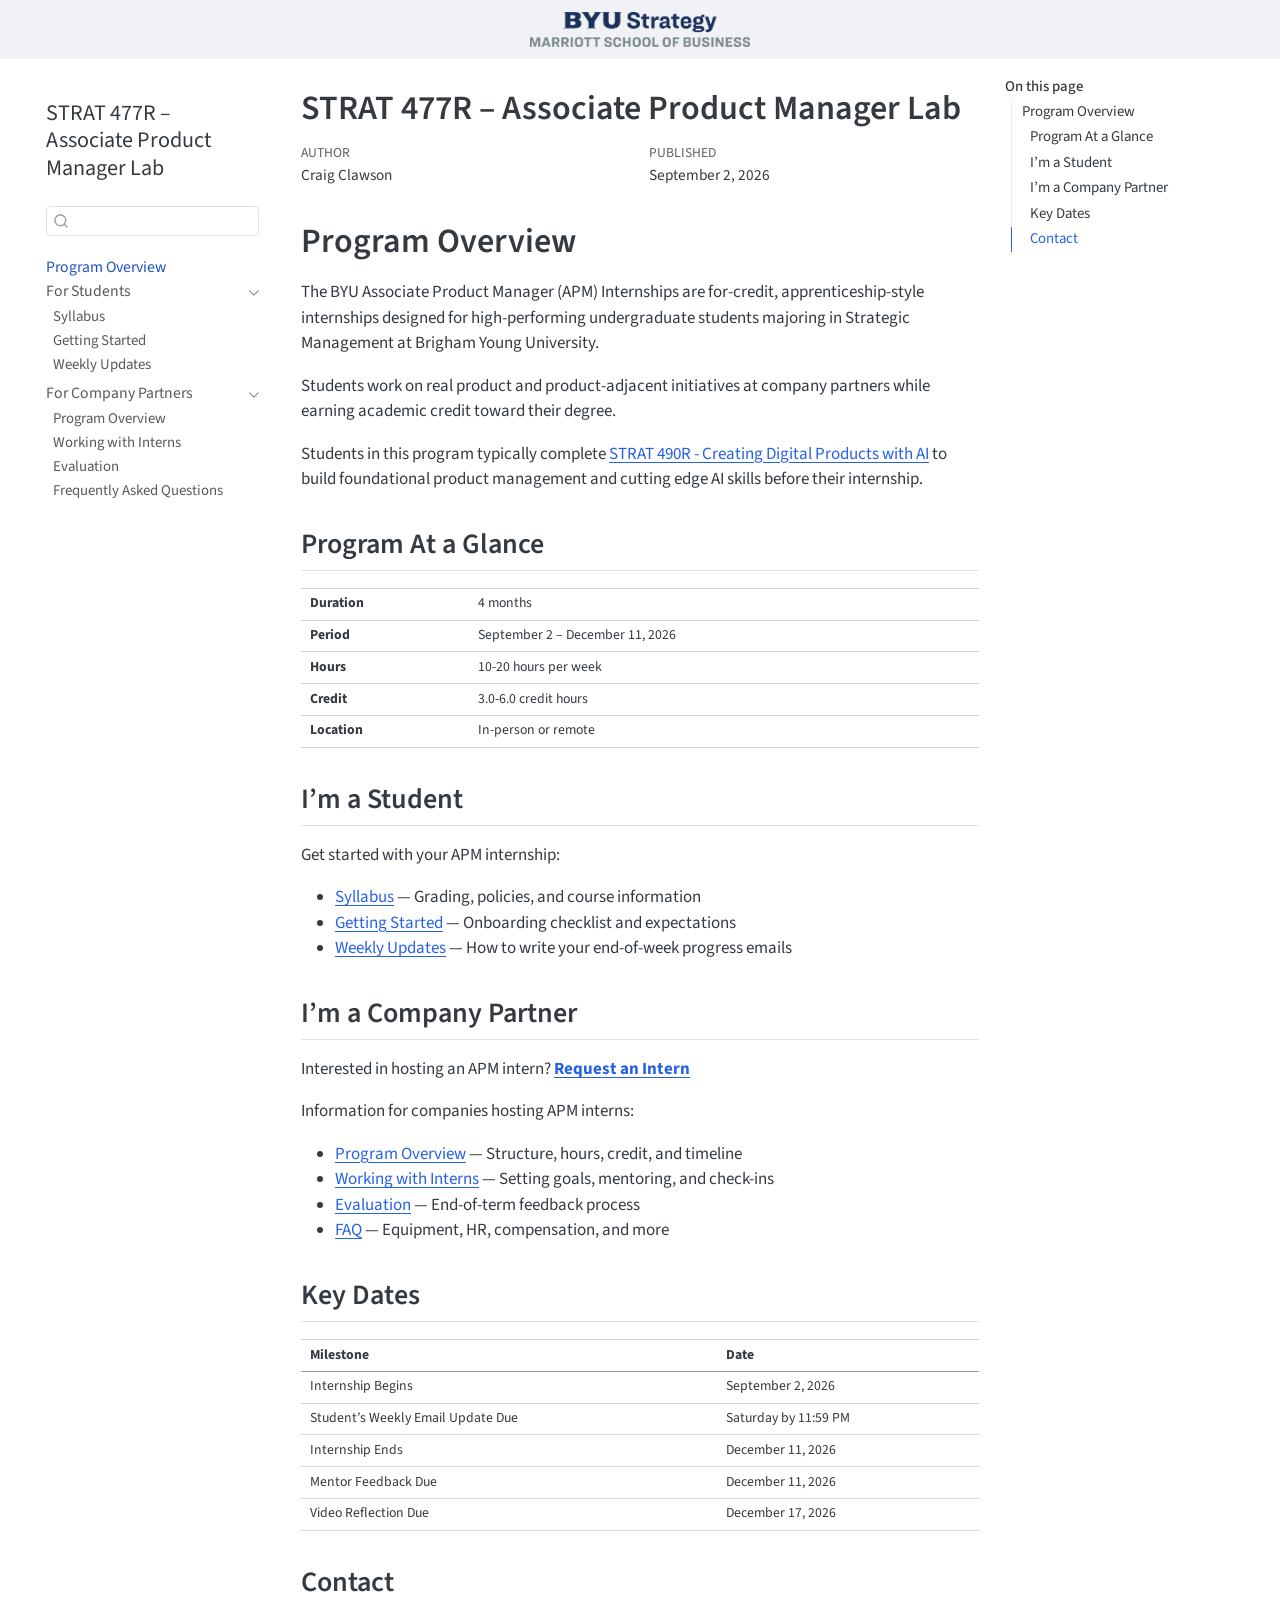
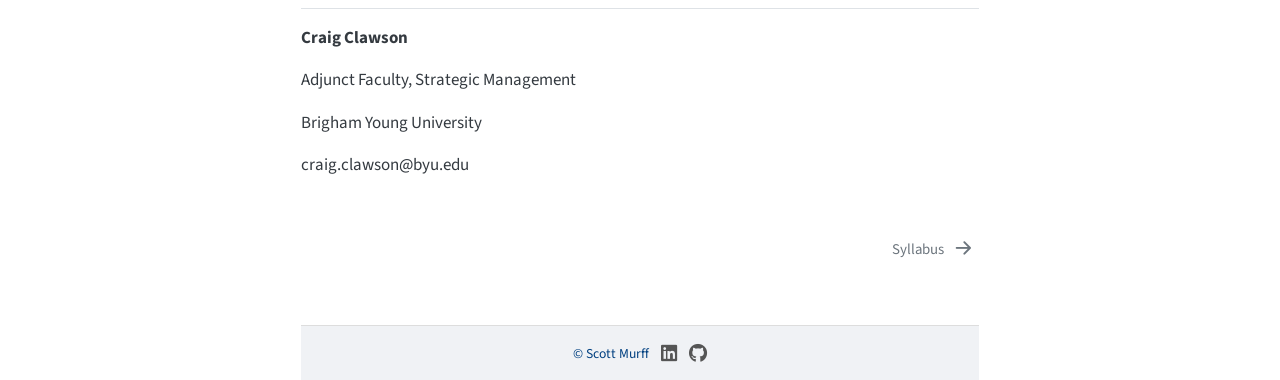
<file: docs/index.html>
<!DOCTYPE html>
<html xmlns="http://www.w3.org/1999/xhtml" lang="en" xml:lang="en"><head>

<meta charset="utf-8">
<meta name="generator" content="quarto-1.8.25">

<meta name="viewport" content="width=device-width, initial-scale=1.0, user-scalable=yes">

<meta name="author" content="Craig Clawson">
<meta name="dcterms.date" content="2026-09-02">

<title>STRAT 477R – Associate Product Manager Lab</title>
<style>
code{white-space: pre-wrap;}
span.smallcaps{font-variant: small-caps;}
div.columns{display: flex; gap: min(4vw, 1.5em);}
div.column{flex: auto; overflow-x: auto;}
div.hanging-indent{margin-left: 1.5em; text-indent: -1.5em;}
ul.task-list{list-style: none;}
ul.task-list li input[type="checkbox"] {
  width: 0.8em;
  margin: 0 0.8em 0.2em -1em; /* quarto-specific, see https://github.com/quarto-dev/quarto-cli/issues/4556 */ 
  vertical-align: middle;
}
</style>


<script src="site_libs/quarto-nav/quarto-nav.js"></script>
<script src="site_libs/quarto-nav/headroom.min.js"></script>
<script src="site_libs/clipboard/clipboard.min.js"></script>
<script src="site_libs/quarto-search/autocomplete.umd.js"></script>
<script src="site_libs/quarto-search/fuse.min.js"></script>
<script src="site_libs/quarto-search/quarto-search.js"></script>
<meta name="quarto:offset" content="./">
<link href="./students/01-syllabus.html" rel="next">
<link href="./images/favicon.svg" rel="icon" type="image/svg+xml">
<script src="site_libs/quarto-html/quarto.js" type="module"></script>
<script src="site_libs/quarto-html/tabsets/tabsets.js" type="module"></script>
<script src="site_libs/quarto-html/axe/axe-check.js" type="module"></script>
<script src="site_libs/quarto-html/popper.min.js"></script>
<script src="site_libs/quarto-html/tippy.umd.min.js"></script>
<script src="site_libs/quarto-html/anchor.min.js"></script>
<link href="site_libs/quarto-html/tippy.css" rel="stylesheet">
<link href="site_libs/quarto-html/quarto-syntax-highlighting-7b89279ff1a6dce999919e0e67d4d9ec.css" rel="stylesheet" id="quarto-text-highlighting-styles">
<script src="site_libs/bootstrap/bootstrap.min.js"></script>
<link href="site_libs/bootstrap/bootstrap-icons.css" rel="stylesheet">
<link href="site_libs/bootstrap/bootstrap-27c261d06b905028a18691de25d09dde.min.css" rel="stylesheet" append-hash="true" id="quarto-bootstrap" data-mode="light">
<script id="quarto-search-options" type="application/json">{
  "location": "sidebar",
  "copy-button": false,
  "collapse-after": 3,
  "panel-placement": "start",
  "type": "textbox",
  "limit": 50,
  "keyboard-shortcut": [
    "f",
    "/",
    "s"
  ],
  "show-item-context": false,
  "language": {
    "search-no-results-text": "No results",
    "search-matching-documents-text": "matching documents",
    "search-copy-link-title": "Copy link to search",
    "search-hide-matches-text": "Hide additional matches",
    "search-more-match-text": "more match in this document",
    "search-more-matches-text": "more matches in this document",
    "search-clear-button-title": "Clear",
    "search-text-placeholder": "",
    "search-detached-cancel-button-title": "Cancel",
    "search-submit-button-title": "Submit",
    "search-label": "Search"
  }
}</script>
</head><body class="nav-sidebar floating quarto-light"><header class="book-header-banner">
  <a href="https://byu-strategy.github.io/program-guide/" target="_blank">
    <img src="https://byu-strategy.github.io/apm-lab/images/strat-logo.png" alt="BYU Strategy - Marriott School of Business">
  </a>
</header>

<!-- Google tag (gtag.js) -->
<script async="" src="https://www.googletagmanager.com/gtag/js?id=G-5TPMPSE4HZ"></script>
<script>
  window.dataLayer = window.dataLayer || [];
  function gtag(){dataLayer.push(arguments);}
  gtag('js', new Date());

  gtag('config', 'G-5TPMPSE4HZ');
</script>


<link rel="stylesheet" href="styles.css">




<div id="quarto-search-results"></div>
  <header id="quarto-header" class="headroom fixed-top">
  <nav class="quarto-secondary-nav">
    <div class="container-fluid d-flex">
      <button type="button" class="quarto-btn-toggle btn" data-bs-toggle="collapse" role="button" data-bs-target=".quarto-sidebar-collapse-item" aria-controls="quarto-sidebar" aria-expanded="false" aria-label="Toggle sidebar navigation" onclick="if (window.quartoToggleHeadroom) { window.quartoToggleHeadroom(); }">
        <i class="bi bi-layout-text-sidebar-reverse"></i>
      </button>
        <nav class="quarto-page-breadcrumbs" aria-label="breadcrumb"><ol class="breadcrumb"><li class="breadcrumb-item"><a href="./index.html"><span class="chapter-title">Program Overview</span></a></li></ol></nav>
        <a class="flex-grow-1" role="navigation" data-bs-toggle="collapse" data-bs-target=".quarto-sidebar-collapse-item" aria-controls="quarto-sidebar" aria-expanded="false" aria-label="Toggle sidebar navigation" onclick="if (window.quartoToggleHeadroom) { window.quartoToggleHeadroom(); }">      
        </a>
      <button type="button" class="btn quarto-search-button" aria-label="Search" onclick="window.quartoOpenSearch();">
        <i class="bi bi-search"></i>
      </button>
    </div>
  </nav>
</header>
<!-- content -->
<div id="quarto-content" class="quarto-container page-columns page-rows-contents page-layout-article">
<!-- sidebar -->
  <nav id="quarto-sidebar" class="sidebar collapse collapse-horizontal quarto-sidebar-collapse-item sidebar-navigation floating overflow-auto">
    <div class="pt-lg-2 mt-2 text-left sidebar-header sidebar-header-stacked">
      <a href="./index.html" class="sidebar-logo-link">
      </a>
    <div class="sidebar-title mb-0 py-0">
      <a href="./">STRAT 477R – Associate Product Manager Lab</a> 
    </div>
      </div>
        <div class="mt-2 flex-shrink-0 align-items-center">
        <div class="sidebar-search">
        <div id="quarto-search" class="" title="Search"></div>
        </div>
        </div>
    <div class="sidebar-menu-container"> 
    <ul class="list-unstyled mt-1">
        <li class="sidebar-item">
  <div class="sidebar-item-container"> 
  <a href="./index.html" class="sidebar-item-text sidebar-link active"><span class="chapter-title">Program Overview</span></a>
  </div>
</li>
        <li class="sidebar-item sidebar-item-section">
      <div class="sidebar-item-container"> 
            <a class="sidebar-item-text sidebar-link text-start" data-bs-toggle="collapse" data-bs-target="#quarto-sidebar-section-1" role="navigation" aria-expanded="true">
 <span class="menu-text">For Students</span></a>
          <a class="sidebar-item-toggle text-start" data-bs-toggle="collapse" data-bs-target="#quarto-sidebar-section-1" role="navigation" aria-expanded="true" aria-label="Toggle section">
            <i class="bi bi-chevron-right ms-2"></i>
          </a> 
      </div>
      <ul id="quarto-sidebar-section-1" class="collapse list-unstyled sidebar-section depth1 show">  
          <li class="sidebar-item">
  <div class="sidebar-item-container"> 
  <a href="./students/01-syllabus.html" class="sidebar-item-text sidebar-link"><span class="chapter-title">Syllabus</span></a>
  </div>
</li>
          <li class="sidebar-item">
  <div class="sidebar-item-container"> 
  <a href="./students/02-getting-started.html" class="sidebar-item-text sidebar-link"><span class="chapter-title">Getting Started</span></a>
  </div>
</li>
          <li class="sidebar-item">
  <div class="sidebar-item-container"> 
  <a href="./students/03-weekly-updates.html" class="sidebar-item-text sidebar-link"><span class="chapter-title">Weekly Updates</span></a>
  </div>
</li>
      </ul>
  </li>
        <li class="sidebar-item sidebar-item-section">
      <div class="sidebar-item-container"> 
            <a class="sidebar-item-text sidebar-link text-start" data-bs-toggle="collapse" data-bs-target="#quarto-sidebar-section-2" role="navigation" aria-expanded="true">
 <span class="menu-text">For Company Partners</span></a>
          <a class="sidebar-item-toggle text-start" data-bs-toggle="collapse" data-bs-target="#quarto-sidebar-section-2" role="navigation" aria-expanded="true" aria-label="Toggle section">
            <i class="bi bi-chevron-right ms-2"></i>
          </a> 
      </div>
      <ul id="quarto-sidebar-section-2" class="collapse list-unstyled sidebar-section depth1 show">  
          <li class="sidebar-item">
  <div class="sidebar-item-container"> 
  <a href="./partners/01-program-overview.html" class="sidebar-item-text sidebar-link"><span class="chapter-title">Program Overview</span></a>
  </div>
</li>
          <li class="sidebar-item">
  <div class="sidebar-item-container"> 
  <a href="./partners/02-working-with-interns.html" class="sidebar-item-text sidebar-link"><span class="chapter-title">Working with Interns</span></a>
  </div>
</li>
          <li class="sidebar-item">
  <div class="sidebar-item-container"> 
  <a href="./partners/03-evaluation.html" class="sidebar-item-text sidebar-link"><span class="chapter-title">Evaluation</span></a>
  </div>
</li>
          <li class="sidebar-item">
  <div class="sidebar-item-container"> 
  <a href="./partners/04-faq.html" class="sidebar-item-text sidebar-link"><span class="chapter-title">Frequently Asked Questions</span></a>
  </div>
</li>
      </ul>
  </li>
    </ul>
    </div>
</nav>
<div id="quarto-sidebar-glass" class="quarto-sidebar-collapse-item" data-bs-toggle="collapse" data-bs-target=".quarto-sidebar-collapse-item"></div>
<!-- margin-sidebar -->
    <div id="quarto-margin-sidebar" class="sidebar margin-sidebar">
        <nav id="TOC" role="doc-toc" class="toc-active">
    <h2 id="toc-title">On this page</h2>
   
  <ul>
  <li><a href="#program-overview" id="toc-program-overview" class="nav-link active" data-scroll-target="#program-overview">Program Overview</a>
  <ul class="collapse">
  <li><a href="#program-at-a-glance" id="toc-program-at-a-glance" class="nav-link" data-scroll-target="#program-at-a-glance">Program At a Glance</a></li>
  <li><a href="#im-a-student" id="toc-im-a-student" class="nav-link" data-scroll-target="#im-a-student">I’m a Student</a></li>
  <li><a href="#im-a-company-partner" id="toc-im-a-company-partner" class="nav-link" data-scroll-target="#im-a-company-partner">I’m a Company Partner</a></li>
  <li><a href="#key-dates" id="toc-key-dates" class="nav-link" data-scroll-target="#key-dates">Key Dates</a></li>
  <li><a href="#contact" id="toc-contact" class="nav-link" data-scroll-target="#contact">Contact</a></li>
  </ul></li>
  </ul>
</nav>
    </div>
<!-- main -->
<main class="content" id="quarto-document-content">

<header id="title-block-header" class="quarto-title-block default">
<div class="quarto-title">
<h1 class="title">STRAT 477R – Associate Product Manager Lab</h1>
</div>



<div class="quarto-title-meta">

    <div>
    <div class="quarto-title-meta-heading">Author</div>
    <div class="quarto-title-meta-contents">
             <p>Craig Clawson </p>
          </div>
  </div>
    
    <div>
    <div class="quarto-title-meta-heading">Published</div>
    <div class="quarto-title-meta-contents">
      <p class="date">September 2, 2026</p>
    </div>
  </div>
  
    
  </div>
  


</header>


<section id="program-overview" class="level1">
<h1>Program Overview</h1>
<p>The BYU Associate Product Manager (APM) Internships are for-credit, apprenticeship-style internships designed for high-performing undergraduate students majoring in Strategic Management at Brigham Young University.</p>
<p>Students work on real product and product-adjacent initiatives at company partners while earning academic credit toward their degree.</p>
<p>Students in this program typically complete <a href="https://byu-strategy.github.io/strategy-prototyping/">STRAT 490R - Creating Digital Products with AI</a> to build foundational product management and cutting edge AI skills before their internship.</p>
<section id="program-at-a-glance" class="level2">
<h2 class="anchored" data-anchor-id="program-at-a-glance">Program At a Glance</h2>
<table class="caption-top table">
<tbody>
<tr class="odd">
<td><strong>Duration</strong></td>
<td>4 months</td>
</tr>
<tr class="even">
<td><strong>Period</strong></td>
<td>September 2 – December 11, 2026</td>
</tr>
<tr class="odd">
<td><strong>Hours</strong></td>
<td>10-20 hours per week</td>
</tr>
<tr class="even">
<td><strong>Credit</strong></td>
<td>3.0-6.0 credit hours</td>
</tr>
<tr class="odd">
<td><strong>Location</strong></td>
<td>In-person or remote</td>
</tr>
</tbody>
</table>
</section>
<section id="im-a-student" class="level2">
<h2 class="anchored" data-anchor-id="im-a-student">I’m a Student</h2>
<p>Get started with your APM internship:</p>
<ul>
<li><a href="./students/01-syllabus.html">Syllabus</a> — Grading, policies, and course information</li>
<li><a href="./students/02-getting-started.html">Getting Started</a> — Onboarding checklist and expectations</li>
<li><a href="./students/03-weekly-updates.html">Weekly Updates</a> — How to write your end-of-week progress emails</li>
</ul>
</section>
<section id="im-a-company-partner" class="level2">
<h2 class="anchored" data-anchor-id="im-a-company-partner">I’m a Company Partner</h2>
<p>Interested in hosting an APM intern? <a href="https://docs.google.com/forms/d/e/1FAIpQLSdBkPGjYG-r-lFm8OFNOX_5ObOlJk23fbLxHwEotaW6vINzDg/viewform?usp=header"><strong>Request an Intern</strong></a></p>
<p>Information for companies hosting APM interns:</p>
<ul>
<li><a href="./partners/01-program-overview.html">Program Overview</a> — Structure, hours, credit, and timeline</li>
<li><a href="./partners/02-working-with-interns.html">Working with Interns</a> — Setting goals, mentoring, and check-ins</li>
<li><a href="./partners/03-evaluation.html">Evaluation</a> — End-of-term feedback process</li>
<li><a href="./partners/04-faq.html">FAQ</a> — Equipment, HR, compensation, and more</li>
</ul>
</section>
<section id="key-dates" class="level2">
<h2 class="anchored" data-anchor-id="key-dates">Key Dates</h2>
<table class="caption-top table">
<thead>
<tr class="header">
<th>Milestone</th>
<th>Date</th>
</tr>
</thead>
<tbody>
<tr class="odd">
<td>Internship Begins</td>
<td>September 2, 2026</td>
</tr>
<tr class="even">
<td>Student’s Weekly Email Update Due</td>
<td>Saturday by 11:59 PM</td>
</tr>
<tr class="odd">
<td>Internship Ends</td>
<td>December 11, 2026</td>
</tr>
<tr class="even">
<td>Mentor Feedback Due</td>
<td>December 11, 2026</td>
</tr>
<tr class="odd">
<td>Video Reflection Due</td>
<td>December 17, 2026</td>
</tr>
</tbody>
</table>
</section>
<section id="contact" class="level2">
<h2 class="anchored" data-anchor-id="contact">Contact</h2>
<p><strong>Craig Clawson</strong></p>
<p>Adjunct Faculty, Strategic Management</p>
<p>Brigham Young University</p>
<p>craig.clawson@byu.edu</p>


</section>
</section>

</main> <!-- /main -->
<link rel="stylesheet" href="https://cdnjs.cloudflare.com/ajax/libs/font-awesome/6.5.1/css/all.min.css">

<footer class="book-footer">
  <div class="footer-content">
    <div class="footer-text">
      <a href="https://www.scottmurff.org" target="_blank">© Scott Murff</a>
    </div>
    <div class="footer-icons">
      <a href="https://www.linkedin.com/in/scottdmurff" target="_blank" title="LinkedIn">
        <i class="fab fa-linkedin"></i>
      </a>
      <a href="https://github.com/sdmurff" target="_blank" title="GitHub">
        <i class="fab fa-github"></i>
      </a>
    </div>
  </div>
</footer>
<script id="quarto-html-after-body" type="application/javascript">
  window.document.addEventListener("DOMContentLoaded", function (event) {
    const icon = "";
    const anchorJS = new window.AnchorJS();
    anchorJS.options = {
      placement: 'right',
      icon: icon
    };
    anchorJS.add('.anchored');
    const isCodeAnnotation = (el) => {
      for (const clz of el.classList) {
        if (clz.startsWith('code-annotation-')) {                     
          return true;
        }
      }
      return false;
    }
    const onCopySuccess = function(e) {
      // button target
      const button = e.trigger;
      // don't keep focus
      button.blur();
      // flash "checked"
      button.classList.add('code-copy-button-checked');
      var currentTitle = button.getAttribute("title");
      button.setAttribute("title", "Copied!");
      let tooltip;
      if (window.bootstrap) {
        button.setAttribute("data-bs-toggle", "tooltip");
        button.setAttribute("data-bs-placement", "left");
        button.setAttribute("data-bs-title", "Copied!");
        tooltip = new bootstrap.Tooltip(button, 
          { trigger: "manual", 
            customClass: "code-copy-button-tooltip",
            offset: [0, -8]});
        tooltip.show();    
      }
      setTimeout(function() {
        if (tooltip) {
          tooltip.hide();
          button.removeAttribute("data-bs-title");
          button.removeAttribute("data-bs-toggle");
          button.removeAttribute("data-bs-placement");
        }
        button.setAttribute("title", currentTitle);
        button.classList.remove('code-copy-button-checked');
      }, 1000);
      // clear code selection
      e.clearSelection();
    }
    const getTextToCopy = function(trigger) {
      const outerScaffold = trigger.parentElement.cloneNode(true);
      const codeEl = outerScaffold.querySelector('code');
      for (const childEl of codeEl.children) {
        if (isCodeAnnotation(childEl)) {
          childEl.remove();
        }
      }
      return codeEl.innerText;
    }
    const clipboard = new window.ClipboardJS('.code-copy-button:not([data-in-quarto-modal])', {
      text: getTextToCopy
    });
    clipboard.on('success', onCopySuccess);
    if (window.document.getElementById('quarto-embedded-source-code-modal')) {
      const clipboardModal = new window.ClipboardJS('.code-copy-button[data-in-quarto-modal]', {
        text: getTextToCopy,
        container: window.document.getElementById('quarto-embedded-source-code-modal')
      });
      clipboardModal.on('success', onCopySuccess);
    }
      var localhostRegex = new RegExp(/^(?:http|https):\/\/localhost\:?[0-9]*\//);
      var mailtoRegex = new RegExp(/^mailto:/);
        var filterRegex = new RegExp('/' + window.location.host + '/');
      var isInternal = (href) => {
          return filterRegex.test(href) || localhostRegex.test(href) || mailtoRegex.test(href);
      }
      // Inspect non-navigation links and adorn them if external
     var links = window.document.querySelectorAll('a[href]:not(.nav-link):not(.navbar-brand):not(.toc-action):not(.sidebar-link):not(.sidebar-item-toggle):not(.pagination-link):not(.no-external):not([aria-hidden]):not(.dropdown-item):not(.quarto-navigation-tool):not(.about-link)');
      for (var i=0; i<links.length; i++) {
        const link = links[i];
        if (!isInternal(link.href)) {
          // undo the damage that might have been done by quarto-nav.js in the case of
          // links that we want to consider external
          if (link.dataset.originalHref !== undefined) {
            link.href = link.dataset.originalHref;
          }
        }
      }
    function tippyHover(el, contentFn, onTriggerFn, onUntriggerFn) {
      const config = {
        allowHTML: true,
        maxWidth: 500,
        delay: 100,
        arrow: false,
        appendTo: function(el) {
            return el.parentElement;
        },
        interactive: true,
        interactiveBorder: 10,
        theme: 'quarto',
        placement: 'bottom-start',
      };
      if (contentFn) {
        config.content = contentFn;
      }
      if (onTriggerFn) {
        config.onTrigger = onTriggerFn;
      }
      if (onUntriggerFn) {
        config.onUntrigger = onUntriggerFn;
      }
      window.tippy(el, config); 
    }
    const noterefs = window.document.querySelectorAll('a[role="doc-noteref"]');
    for (var i=0; i<noterefs.length; i++) {
      const ref = noterefs[i];
      tippyHover(ref, function() {
        // use id or data attribute instead here
        let href = ref.getAttribute('data-footnote-href') || ref.getAttribute('href');
        try { href = new URL(href).hash; } catch {}
        const id = href.replace(/^#\/?/, "");
        const note = window.document.getElementById(id);
        if (note) {
          return note.innerHTML;
        } else {
          return "";
        }
      });
    }
    const xrefs = window.document.querySelectorAll('a.quarto-xref');
    const processXRef = (id, note) => {
      // Strip column container classes
      const stripColumnClz = (el) => {
        el.classList.remove("page-full", "page-columns");
        if (el.children) {
          for (const child of el.children) {
            stripColumnClz(child);
          }
        }
      }
      stripColumnClz(note)
      if (id === null || id.startsWith('sec-')) {
        // Special case sections, only their first couple elements
        const container = document.createElement("div");
        if (note.children && note.children.length > 2) {
          container.appendChild(note.children[0].cloneNode(true));
          for (let i = 1; i < note.children.length; i++) {
            const child = note.children[i];
            if (child.tagName === "P" && child.innerText === "") {
              continue;
            } else {
              container.appendChild(child.cloneNode(true));
              break;
            }
          }
          if (window.Quarto?.typesetMath) {
            window.Quarto.typesetMath(container);
          }
          return container.innerHTML
        } else {
          if (window.Quarto?.typesetMath) {
            window.Quarto.typesetMath(note);
          }
          return note.innerHTML;
        }
      } else {
        // Remove any anchor links if they are present
        const anchorLink = note.querySelector('a.anchorjs-link');
        if (anchorLink) {
          anchorLink.remove();
        }
        if (window.Quarto?.typesetMath) {
          window.Quarto.typesetMath(note);
        }
        if (note.classList.contains("callout")) {
          return note.outerHTML;
        } else {
          return note.innerHTML;
        }
      }
    }
    for (var i=0; i<xrefs.length; i++) {
      const xref = xrefs[i];
      tippyHover(xref, undefined, function(instance) {
        instance.disable();
        let url = xref.getAttribute('href');
        let hash = undefined; 
        if (url.startsWith('#')) {
          hash = url;
        } else {
          try { hash = new URL(url).hash; } catch {}
        }
        if (hash) {
          const id = hash.replace(/^#\/?/, "");
          const note = window.document.getElementById(id);
          if (note !== null) {
            try {
              const html = processXRef(id, note.cloneNode(true));
              instance.setContent(html);
            } finally {
              instance.enable();
              instance.show();
            }
          } else {
            // See if we can fetch this
            fetch(url.split('#')[0])
            .then(res => res.text())
            .then(html => {
              const parser = new DOMParser();
              const htmlDoc = parser.parseFromString(html, "text/html");
              const note = htmlDoc.getElementById(id);
              if (note !== null) {
                const html = processXRef(id, note);
                instance.setContent(html);
              } 
            }).finally(() => {
              instance.enable();
              instance.show();
            });
          }
        } else {
          // See if we can fetch a full url (with no hash to target)
          // This is a special case and we should probably do some content thinning / targeting
          fetch(url)
          .then(res => res.text())
          .then(html => {
            const parser = new DOMParser();
            const htmlDoc = parser.parseFromString(html, "text/html");
            const note = htmlDoc.querySelector('main.content');
            if (note !== null) {
              // This should only happen for chapter cross references
              // (since there is no id in the URL)
              // remove the first header
              if (note.children.length > 0 && note.children[0].tagName === "HEADER") {
                note.children[0].remove();
              }
              const html = processXRef(null, note);
              instance.setContent(html);
            } 
          }).finally(() => {
            instance.enable();
            instance.show();
          });
        }
      }, function(instance) {
      });
    }
        let selectedAnnoteEl;
        const selectorForAnnotation = ( cell, annotation) => {
          let cellAttr = 'data-code-cell="' + cell + '"';
          let lineAttr = 'data-code-annotation="' +  annotation + '"';
          const selector = 'span[' + cellAttr + '][' + lineAttr + ']';
          return selector;
        }
        const selectCodeLines = (annoteEl) => {
          const doc = window.document;
          const targetCell = annoteEl.getAttribute("data-target-cell");
          const targetAnnotation = annoteEl.getAttribute("data-target-annotation");
          const annoteSpan = window.document.querySelector(selectorForAnnotation(targetCell, targetAnnotation));
          const lines = annoteSpan.getAttribute("data-code-lines").split(",");
          const lineIds = lines.map((line) => {
            return targetCell + "-" + line;
          })
          let top = null;
          let height = null;
          let parent = null;
          if (lineIds.length > 0) {
              //compute the position of the single el (top and bottom and make a div)
              const el = window.document.getElementById(lineIds[0]);
              top = el.offsetTop;
              height = el.offsetHeight;
              parent = el.parentElement.parentElement;
            if (lineIds.length > 1) {
              const lastEl = window.document.getElementById(lineIds[lineIds.length - 1]);
              const bottom = lastEl.offsetTop + lastEl.offsetHeight;
              height = bottom - top;
            }
            if (top !== null && height !== null && parent !== null) {
              // cook up a div (if necessary) and position it 
              let div = window.document.getElementById("code-annotation-line-highlight");
              if (div === null) {
                div = window.document.createElement("div");
                div.setAttribute("id", "code-annotation-line-highlight");
                div.style.position = 'absolute';
                parent.appendChild(div);
              }
              div.style.top = top - 2 + "px";
              div.style.height = height + 4 + "px";
              div.style.left = 0;
              let gutterDiv = window.document.getElementById("code-annotation-line-highlight-gutter");
              if (gutterDiv === null) {
                gutterDiv = window.document.createElement("div");
                gutterDiv.setAttribute("id", "code-annotation-line-highlight-gutter");
                gutterDiv.style.position = 'absolute';
                const codeCell = window.document.getElementById(targetCell);
                const gutter = codeCell.querySelector('.code-annotation-gutter');
                gutter.appendChild(gutterDiv);
              }
              gutterDiv.style.top = top - 2 + "px";
              gutterDiv.style.height = height + 4 + "px";
            }
            selectedAnnoteEl = annoteEl;
          }
        };
        const unselectCodeLines = () => {
          const elementsIds = ["code-annotation-line-highlight", "code-annotation-line-highlight-gutter"];
          elementsIds.forEach((elId) => {
            const div = window.document.getElementById(elId);
            if (div) {
              div.remove();
            }
          });
          selectedAnnoteEl = undefined;
        };
          // Handle positioning of the toggle
      window.addEventListener(
        "resize",
        throttle(() => {
          elRect = undefined;
          if (selectedAnnoteEl) {
            selectCodeLines(selectedAnnoteEl);
          }
        }, 10)
      );
      function throttle(fn, ms) {
      let throttle = false;
      let timer;
        return (...args) => {
          if(!throttle) { // first call gets through
              fn.apply(this, args);
              throttle = true;
          } else { // all the others get throttled
              if(timer) clearTimeout(timer); // cancel #2
              timer = setTimeout(() => {
                fn.apply(this, args);
                timer = throttle = false;
              }, ms);
          }
        };
      }
        // Attach click handler to the DT
        const annoteDls = window.document.querySelectorAll('dt[data-target-cell]');
        for (const annoteDlNode of annoteDls) {
          annoteDlNode.addEventListener('click', (event) => {
            const clickedEl = event.target;
            if (clickedEl !== selectedAnnoteEl) {
              unselectCodeLines();
              const activeEl = window.document.querySelector('dt[data-target-cell].code-annotation-active');
              if (activeEl) {
                activeEl.classList.remove('code-annotation-active');
              }
              selectCodeLines(clickedEl);
              clickedEl.classList.add('code-annotation-active');
            } else {
              // Unselect the line
              unselectCodeLines();
              clickedEl.classList.remove('code-annotation-active');
            }
          });
        }
    const findCites = (el) => {
      const parentEl = el.parentElement;
      if (parentEl) {
        const cites = parentEl.dataset.cites;
        if (cites) {
          return {
            el,
            cites: cites.split(' ')
          };
        } else {
          return findCites(el.parentElement)
        }
      } else {
        return undefined;
      }
    };
    var bibliorefs = window.document.querySelectorAll('a[role="doc-biblioref"]');
    for (var i=0; i<bibliorefs.length; i++) {
      const ref = bibliorefs[i];
      const citeInfo = findCites(ref);
      if (citeInfo) {
        tippyHover(citeInfo.el, function() {
          var popup = window.document.createElement('div');
          citeInfo.cites.forEach(function(cite) {
            var citeDiv = window.document.createElement('div');
            citeDiv.classList.add('hanging-indent');
            citeDiv.classList.add('csl-entry');
            var biblioDiv = window.document.getElementById('ref-' + cite);
            if (biblioDiv) {
              citeDiv.innerHTML = biblioDiv.innerHTML;
            }
            popup.appendChild(citeDiv);
          });
          return popup.innerHTML;
        });
      }
    }
  });
  </script>
<nav class="page-navigation">
  <div class="nav-page nav-page-previous">
  </div>
  <div class="nav-page nav-page-next">
      <a href="./students/01-syllabus.html" class="pagination-link" aria-label="Syllabus">
        <span class="nav-page-text"><span class="chapter-title">Syllabus</span></span> <i class="bi bi-arrow-right-short"></i>
      </a>
  </div>
</nav>
</div> <!-- /content -->




</body></html>
</file>
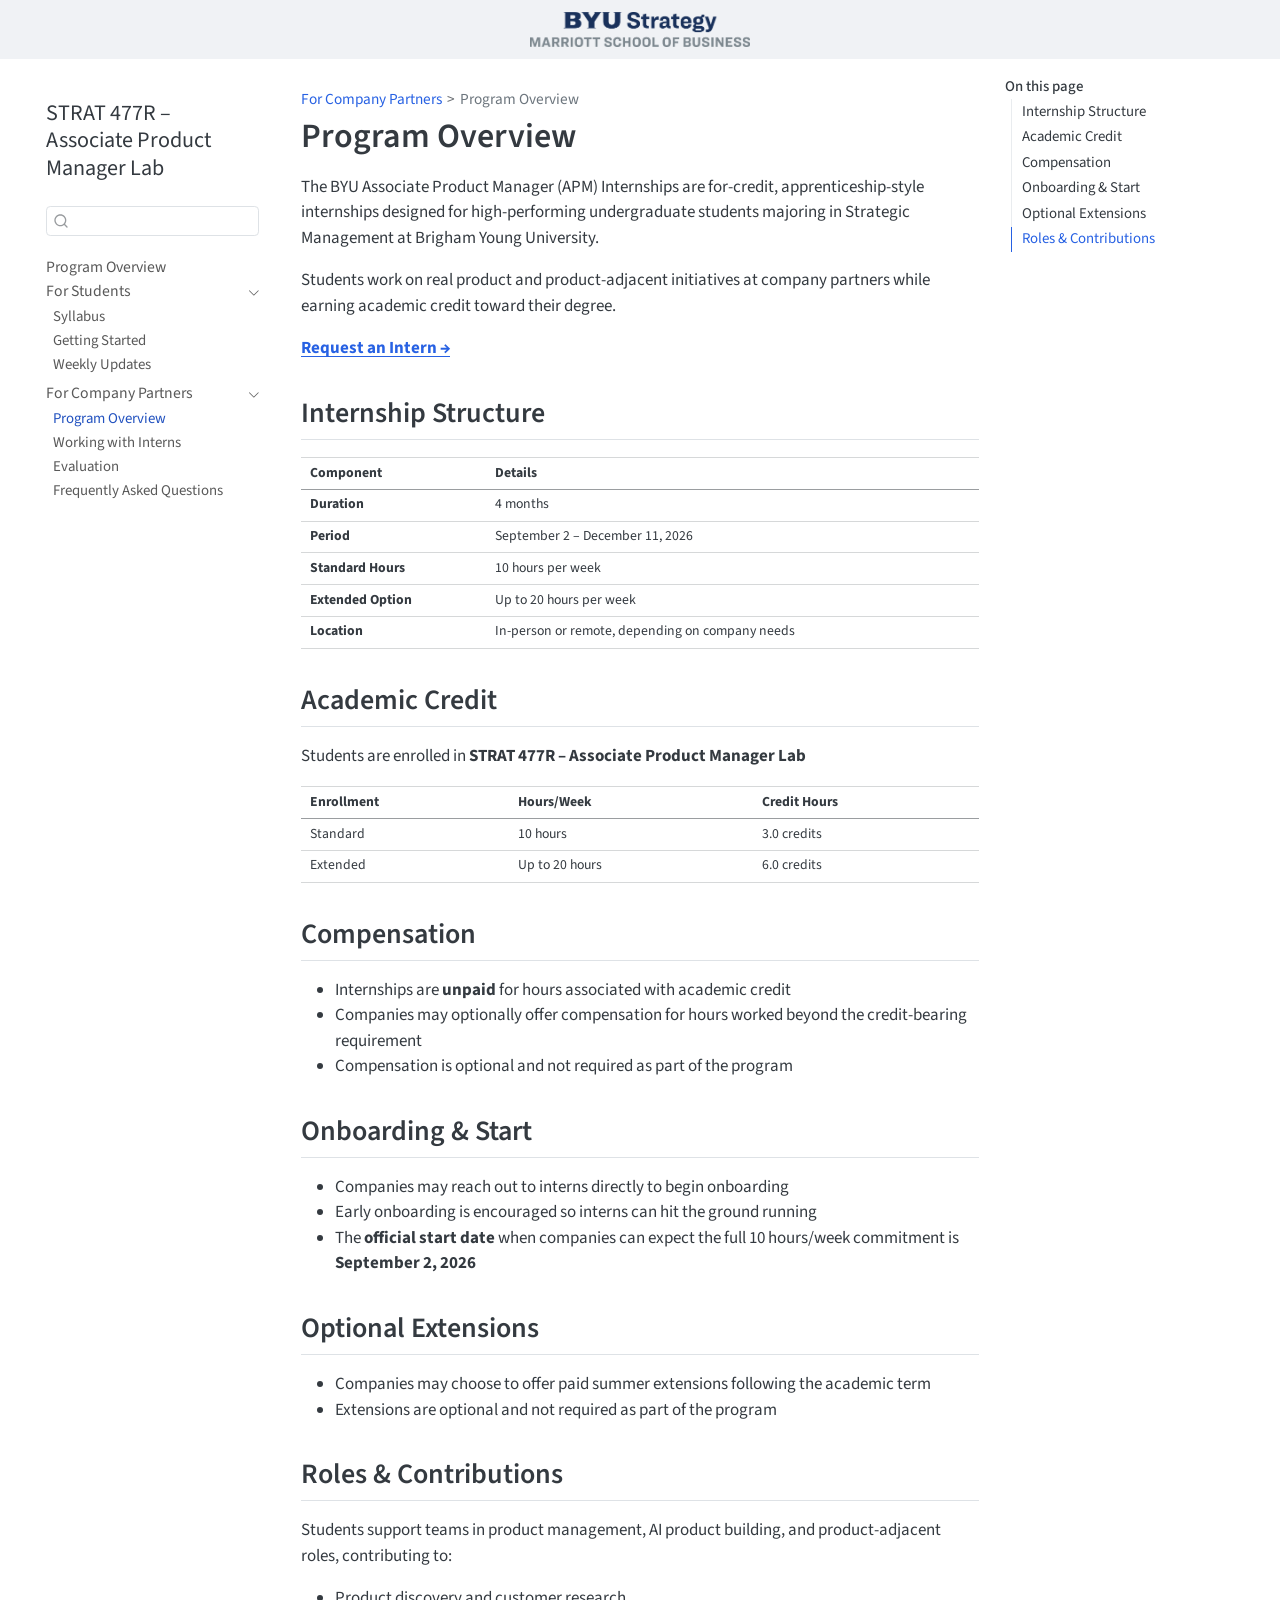
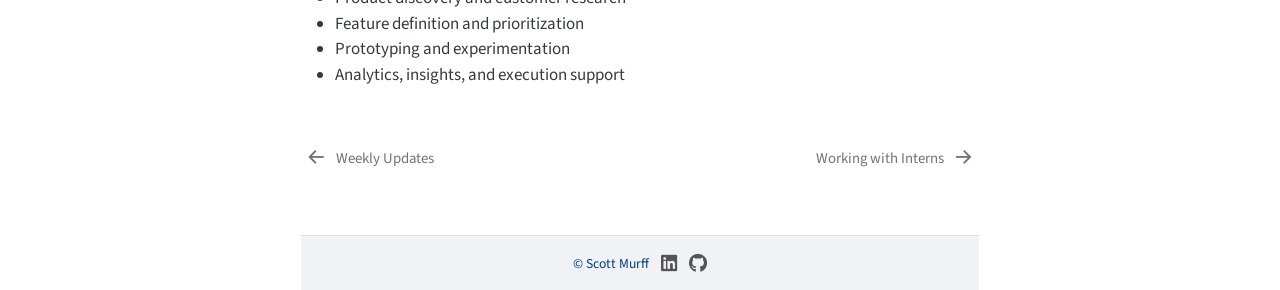
<file: docs/partners/01-program-overview.html>
<!DOCTYPE html>
<html xmlns="http://www.w3.org/1999/xhtml" lang="en" xml:lang="en"><head>

<meta charset="utf-8">
<meta name="generator" content="quarto-1.8.25">

<meta name="viewport" content="width=device-width, initial-scale=1.0, user-scalable=yes">


<title>Program Overview – STRAT 477R – Associate Product Manager Lab</title>
<style>
code{white-space: pre-wrap;}
span.smallcaps{font-variant: small-caps;}
div.columns{display: flex; gap: min(4vw, 1.5em);}
div.column{flex: auto; overflow-x: auto;}
div.hanging-indent{margin-left: 1.5em; text-indent: -1.5em;}
ul.task-list{list-style: none;}
ul.task-list li input[type="checkbox"] {
  width: 0.8em;
  margin: 0 0.8em 0.2em -1em; /* quarto-specific, see https://github.com/quarto-dev/quarto-cli/issues/4556 */ 
  vertical-align: middle;
}
</style>


<script src="../site_libs/quarto-nav/quarto-nav.js"></script>
<script src="../site_libs/quarto-nav/headroom.min.js"></script>
<script src="../site_libs/clipboard/clipboard.min.js"></script>
<script src="../site_libs/quarto-search/autocomplete.umd.js"></script>
<script src="../site_libs/quarto-search/fuse.min.js"></script>
<script src="../site_libs/quarto-search/quarto-search.js"></script>
<meta name="quarto:offset" content="../">
<link href="../partners/02-working-with-interns.html" rel="next">
<link href="../students/03-weekly-updates.html" rel="prev">
<link href="../images/favicon.svg" rel="icon" type="image/svg+xml">
<script src="../site_libs/quarto-html/quarto.js" type="module"></script>
<script src="../site_libs/quarto-html/tabsets/tabsets.js" type="module"></script>
<script src="../site_libs/quarto-html/axe/axe-check.js" type="module"></script>
<script src="../site_libs/quarto-html/popper.min.js"></script>
<script src="../site_libs/quarto-html/tippy.umd.min.js"></script>
<script src="../site_libs/quarto-html/anchor.min.js"></script>
<link href="../site_libs/quarto-html/tippy.css" rel="stylesheet">
<link href="../site_libs/quarto-html/quarto-syntax-highlighting-7b89279ff1a6dce999919e0e67d4d9ec.css" rel="stylesheet" id="quarto-text-highlighting-styles">
<script src="../site_libs/bootstrap/bootstrap.min.js"></script>
<link href="../site_libs/bootstrap/bootstrap-icons.css" rel="stylesheet">
<link href="../site_libs/bootstrap/bootstrap-27c261d06b905028a18691de25d09dde.min.css" rel="stylesheet" append-hash="true" id="quarto-bootstrap" data-mode="light">
<script id="quarto-search-options" type="application/json">{
  "location": "sidebar",
  "copy-button": false,
  "collapse-after": 3,
  "panel-placement": "start",
  "type": "textbox",
  "limit": 50,
  "keyboard-shortcut": [
    "f",
    "/",
    "s"
  ],
  "show-item-context": false,
  "language": {
    "search-no-results-text": "No results",
    "search-matching-documents-text": "matching documents",
    "search-copy-link-title": "Copy link to search",
    "search-hide-matches-text": "Hide additional matches",
    "search-more-match-text": "more match in this document",
    "search-more-matches-text": "more matches in this document",
    "search-clear-button-title": "Clear",
    "search-text-placeholder": "",
    "search-detached-cancel-button-title": "Cancel",
    "search-submit-button-title": "Submit",
    "search-label": "Search"
  }
}</script>
</head><body class="nav-sidebar floating quarto-light"><header class="book-header-banner">
  <a href="https://byu-strategy.github.io/program-guide/" target="_blank">
    <img src="https://byu-strategy.github.io/apm-lab/images/strat-logo.png" alt="BYU Strategy - Marriott School of Business">
  </a>
</header>

<!-- Google tag (gtag.js) -->
<script async="" src="https://www.googletagmanager.com/gtag/js?id=G-5TPMPSE4HZ"></script>
<script>
  window.dataLayer = window.dataLayer || [];
  function gtag(){dataLayer.push(arguments);}
  gtag('js', new Date());

  gtag('config', 'G-5TPMPSE4HZ');
</script>


<link rel="stylesheet" href="../styles.css">




<div id="quarto-search-results"></div>
  <header id="quarto-header" class="headroom fixed-top">
  <nav class="quarto-secondary-nav">
    <div class="container-fluid d-flex">
      <button type="button" class="quarto-btn-toggle btn" data-bs-toggle="collapse" role="button" data-bs-target=".quarto-sidebar-collapse-item" aria-controls="quarto-sidebar" aria-expanded="false" aria-label="Toggle sidebar navigation" onclick="if (window.quartoToggleHeadroom) { window.quartoToggleHeadroom(); }">
        <i class="bi bi-layout-text-sidebar-reverse"></i>
      </button>
        <nav class="quarto-page-breadcrumbs" aria-label="breadcrumb"><ol class="breadcrumb"><li class="breadcrumb-item"><a href="../partners/01-program-overview.html">For Company Partners</a></li><li class="breadcrumb-item"><a href="../partners/01-program-overview.html"><span class="chapter-title">Program Overview</span></a></li></ol></nav>
        <a class="flex-grow-1" role="navigation" data-bs-toggle="collapse" data-bs-target=".quarto-sidebar-collapse-item" aria-controls="quarto-sidebar" aria-expanded="false" aria-label="Toggle sidebar navigation" onclick="if (window.quartoToggleHeadroom) { window.quartoToggleHeadroom(); }">      
        </a>
      <button type="button" class="btn quarto-search-button" aria-label="Search" onclick="window.quartoOpenSearch();">
        <i class="bi bi-search"></i>
      </button>
    </div>
  </nav>
</header>
<!-- content -->
<div id="quarto-content" class="quarto-container page-columns page-rows-contents page-layout-article">
<!-- sidebar -->
  <nav id="quarto-sidebar" class="sidebar collapse collapse-horizontal quarto-sidebar-collapse-item sidebar-navigation floating overflow-auto">
    <div class="pt-lg-2 mt-2 text-left sidebar-header sidebar-header-stacked">
      <a href="../index.html" class="sidebar-logo-link">
      </a>
    <div class="sidebar-title mb-0 py-0">
      <a href="../">STRAT 477R – Associate Product Manager Lab</a> 
    </div>
      </div>
        <div class="mt-2 flex-shrink-0 align-items-center">
        <div class="sidebar-search">
        <div id="quarto-search" class="" title="Search"></div>
        </div>
        </div>
    <div class="sidebar-menu-container"> 
    <ul class="list-unstyled mt-1">
        <li class="sidebar-item">
  <div class="sidebar-item-container"> 
  <a href="../index.html" class="sidebar-item-text sidebar-link"><span class="chapter-title">Program Overview</span></a>
  </div>
</li>
        <li class="sidebar-item sidebar-item-section">
      <div class="sidebar-item-container"> 
            <a class="sidebar-item-text sidebar-link text-start" data-bs-toggle="collapse" data-bs-target="#quarto-sidebar-section-1" role="navigation" aria-expanded="true">
 <span class="menu-text">For Students</span></a>
          <a class="sidebar-item-toggle text-start" data-bs-toggle="collapse" data-bs-target="#quarto-sidebar-section-1" role="navigation" aria-expanded="true" aria-label="Toggle section">
            <i class="bi bi-chevron-right ms-2"></i>
          </a> 
      </div>
      <ul id="quarto-sidebar-section-1" class="collapse list-unstyled sidebar-section depth1 show">  
          <li class="sidebar-item">
  <div class="sidebar-item-container"> 
  <a href="../students/01-syllabus.html" class="sidebar-item-text sidebar-link"><span class="chapter-title">Syllabus</span></a>
  </div>
</li>
          <li class="sidebar-item">
  <div class="sidebar-item-container"> 
  <a href="../students/02-getting-started.html" class="sidebar-item-text sidebar-link"><span class="chapter-title">Getting Started</span></a>
  </div>
</li>
          <li class="sidebar-item">
  <div class="sidebar-item-container"> 
  <a href="../students/03-weekly-updates.html" class="sidebar-item-text sidebar-link"><span class="chapter-title">Weekly Updates</span></a>
  </div>
</li>
      </ul>
  </li>
        <li class="sidebar-item sidebar-item-section">
      <div class="sidebar-item-container"> 
            <a class="sidebar-item-text sidebar-link text-start" data-bs-toggle="collapse" data-bs-target="#quarto-sidebar-section-2" role="navigation" aria-expanded="true">
 <span class="menu-text">For Company Partners</span></a>
          <a class="sidebar-item-toggle text-start" data-bs-toggle="collapse" data-bs-target="#quarto-sidebar-section-2" role="navigation" aria-expanded="true" aria-label="Toggle section">
            <i class="bi bi-chevron-right ms-2"></i>
          </a> 
      </div>
      <ul id="quarto-sidebar-section-2" class="collapse list-unstyled sidebar-section depth1 show">  
          <li class="sidebar-item">
  <div class="sidebar-item-container"> 
  <a href="../partners/01-program-overview.html" class="sidebar-item-text sidebar-link active"><span class="chapter-title">Program Overview</span></a>
  </div>
</li>
          <li class="sidebar-item">
  <div class="sidebar-item-container"> 
  <a href="../partners/02-working-with-interns.html" class="sidebar-item-text sidebar-link"><span class="chapter-title">Working with Interns</span></a>
  </div>
</li>
          <li class="sidebar-item">
  <div class="sidebar-item-container"> 
  <a href="../partners/03-evaluation.html" class="sidebar-item-text sidebar-link"><span class="chapter-title">Evaluation</span></a>
  </div>
</li>
          <li class="sidebar-item">
  <div class="sidebar-item-container"> 
  <a href="../partners/04-faq.html" class="sidebar-item-text sidebar-link"><span class="chapter-title">Frequently Asked Questions</span></a>
  </div>
</li>
      </ul>
  </li>
    </ul>
    </div>
</nav>
<div id="quarto-sidebar-glass" class="quarto-sidebar-collapse-item" data-bs-toggle="collapse" data-bs-target=".quarto-sidebar-collapse-item"></div>
<!-- margin-sidebar -->
    <div id="quarto-margin-sidebar" class="sidebar margin-sidebar">
        <nav id="TOC" role="doc-toc" class="toc-active">
    <h2 id="toc-title">On this page</h2>
   
  <ul>
  <li><a href="#internship-structure" id="toc-internship-structure" class="nav-link active" data-scroll-target="#internship-structure">Internship Structure</a></li>
  <li><a href="#academic-credit" id="toc-academic-credit" class="nav-link" data-scroll-target="#academic-credit">Academic Credit</a></li>
  <li><a href="#compensation" id="toc-compensation" class="nav-link" data-scroll-target="#compensation">Compensation</a></li>
  <li><a href="#onboarding-start" id="toc-onboarding-start" class="nav-link" data-scroll-target="#onboarding-start">Onboarding &amp; Start</a></li>
  <li><a href="#optional-extensions" id="toc-optional-extensions" class="nav-link" data-scroll-target="#optional-extensions">Optional Extensions</a></li>
  <li><a href="#roles-contributions" id="toc-roles-contributions" class="nav-link" data-scroll-target="#roles-contributions">Roles &amp; Contributions</a></li>
  </ul>
</nav>
    </div>
<!-- main -->
<main class="content" id="quarto-document-content">

<header id="title-block-header" class="quarto-title-block default"><nav class="quarto-page-breadcrumbs quarto-title-breadcrumbs d-none d-lg-block" aria-label="breadcrumb"><ol class="breadcrumb"><li class="breadcrumb-item"><a href="../partners/01-program-overview.html">For Company Partners</a></li><li class="breadcrumb-item"><a href="../partners/01-program-overview.html"><span class="chapter-title">Program Overview</span></a></li></ol></nav>
<div class="quarto-title">
<h1 class="title"><span class="chapter-title">Program Overview</span></h1>
</div>



<div class="quarto-title-meta">

    
  
    
  </div>
  


</header>


<p>The BYU Associate Product Manager (APM) Internships are for-credit, apprenticeship-style internships designed for high-performing undergraduate students majoring in Strategic Management at Brigham Young University.</p>
<p>Students work on real product and product-adjacent initiatives at company partners while earning academic credit toward their degree.</p>
<p><a href="https://docs.google.com/forms/d/e/1FAIpQLSdBkPGjYG-r-lFm8OFNOX_5ObOlJk23fbLxHwEotaW6vINzDg/viewform?usp=header"><strong>Request an Intern →</strong></a></p>
<section id="internship-structure" class="level2">
<h2 class="anchored" data-anchor-id="internship-structure">Internship Structure</h2>
<table class="caption-top table">
<thead>
<tr class="header">
<th>Component</th>
<th>Details</th>
</tr>
</thead>
<tbody>
<tr class="odd">
<td><strong>Duration</strong></td>
<td>4 months</td>
</tr>
<tr class="even">
<td><strong>Period</strong></td>
<td>September 2 – December 11, 2026</td>
</tr>
<tr class="odd">
<td><strong>Standard Hours</strong></td>
<td>10 hours per week</td>
</tr>
<tr class="even">
<td><strong>Extended Option</strong></td>
<td>Up to 20 hours per week</td>
</tr>
<tr class="odd">
<td><strong>Location</strong></td>
<td>In-person or remote, depending on company needs</td>
</tr>
</tbody>
</table>
</section>
<section id="academic-credit" class="level2">
<h2 class="anchored" data-anchor-id="academic-credit">Academic Credit</h2>
<p>Students are enrolled in <strong>STRAT 477R – Associate Product Manager Lab</strong></p>
<table class="caption-top table">
<thead>
<tr class="header">
<th>Enrollment</th>
<th>Hours/Week</th>
<th>Credit Hours</th>
</tr>
</thead>
<tbody>
<tr class="odd">
<td>Standard</td>
<td>10 hours</td>
<td>3.0 credits</td>
</tr>
<tr class="even">
<td>Extended</td>
<td>Up to 20 hours</td>
<td>6.0 credits</td>
</tr>
</tbody>
</table>
</section>
<section id="compensation" class="level2">
<h2 class="anchored" data-anchor-id="compensation">Compensation</h2>
<ul>
<li>Internships are <strong>unpaid</strong> for hours associated with academic credit</li>
<li>Companies may optionally offer compensation for hours worked beyond the credit-bearing requirement</li>
<li>Compensation is optional and not required as part of the program</li>
</ul>
</section>
<section id="onboarding-start" class="level2">
<h2 class="anchored" data-anchor-id="onboarding-start">Onboarding &amp; Start</h2>
<ul>
<li>Companies may reach out to interns directly to begin onboarding</li>
<li>Early onboarding is encouraged so interns can hit the ground running</li>
<li>The <strong>official start date</strong> when companies can expect the full 10 hours/week commitment is <strong>September 2, 2026</strong></li>
</ul>
</section>
<section id="optional-extensions" class="level2">
<h2 class="anchored" data-anchor-id="optional-extensions">Optional Extensions</h2>
<ul>
<li>Companies may choose to offer paid summer extensions following the academic term</li>
<li>Extensions are optional and not required as part of the program</li>
</ul>
</section>
<section id="roles-contributions" class="level2">
<h2 class="anchored" data-anchor-id="roles-contributions">Roles &amp; Contributions</h2>
<p>Students support teams in product management, AI product building, and product-adjacent roles, contributing to:</p>
<ul>
<li>Product discovery and customer research</li>
<li>Feature definition and prioritization</li>
<li>Prototyping and experimentation</li>
<li>Analytics, insights, and execution support</li>
</ul>


</section>

</main> <!-- /main -->
<link rel="stylesheet" href="https://cdnjs.cloudflare.com/ajax/libs/font-awesome/6.5.1/css/all.min.css">

<footer class="book-footer">
  <div class="footer-content">
    <div class="footer-text">
      <a href="https://www.scottmurff.org" target="_blank">© Scott Murff</a>
    </div>
    <div class="footer-icons">
      <a href="https://www.linkedin.com/in/scottdmurff" target="_blank" title="LinkedIn">
        <i class="fab fa-linkedin"></i>
      </a>
      <a href="https://github.com/sdmurff" target="_blank" title="GitHub">
        <i class="fab fa-github"></i>
      </a>
    </div>
  </div>
</footer>
<script id="quarto-html-after-body" type="application/javascript">
  window.document.addEventListener("DOMContentLoaded", function (event) {
    const icon = "";
    const anchorJS = new window.AnchorJS();
    anchorJS.options = {
      placement: 'right',
      icon: icon
    };
    anchorJS.add('.anchored');
    const isCodeAnnotation = (el) => {
      for (const clz of el.classList) {
        if (clz.startsWith('code-annotation-')) {                     
          return true;
        }
      }
      return false;
    }
    const onCopySuccess = function(e) {
      // button target
      const button = e.trigger;
      // don't keep focus
      button.blur();
      // flash "checked"
      button.classList.add('code-copy-button-checked');
      var currentTitle = button.getAttribute("title");
      button.setAttribute("title", "Copied!");
      let tooltip;
      if (window.bootstrap) {
        button.setAttribute("data-bs-toggle", "tooltip");
        button.setAttribute("data-bs-placement", "left");
        button.setAttribute("data-bs-title", "Copied!");
        tooltip = new bootstrap.Tooltip(button, 
          { trigger: "manual", 
            customClass: "code-copy-button-tooltip",
            offset: [0, -8]});
        tooltip.show();    
      }
      setTimeout(function() {
        if (tooltip) {
          tooltip.hide();
          button.removeAttribute("data-bs-title");
          button.removeAttribute("data-bs-toggle");
          button.removeAttribute("data-bs-placement");
        }
        button.setAttribute("title", currentTitle);
        button.classList.remove('code-copy-button-checked');
      }, 1000);
      // clear code selection
      e.clearSelection();
    }
    const getTextToCopy = function(trigger) {
      const outerScaffold = trigger.parentElement.cloneNode(true);
      const codeEl = outerScaffold.querySelector('code');
      for (const childEl of codeEl.children) {
        if (isCodeAnnotation(childEl)) {
          childEl.remove();
        }
      }
      return codeEl.innerText;
    }
    const clipboard = new window.ClipboardJS('.code-copy-button:not([data-in-quarto-modal])', {
      text: getTextToCopy
    });
    clipboard.on('success', onCopySuccess);
    if (window.document.getElementById('quarto-embedded-source-code-modal')) {
      const clipboardModal = new window.ClipboardJS('.code-copy-button[data-in-quarto-modal]', {
        text: getTextToCopy,
        container: window.document.getElementById('quarto-embedded-source-code-modal')
      });
      clipboardModal.on('success', onCopySuccess);
    }
      var localhostRegex = new RegExp(/^(?:http|https):\/\/localhost\:?[0-9]*\//);
      var mailtoRegex = new RegExp(/^mailto:/);
        var filterRegex = new RegExp('/' + window.location.host + '/');
      var isInternal = (href) => {
          return filterRegex.test(href) || localhostRegex.test(href) || mailtoRegex.test(href);
      }
      // Inspect non-navigation links and adorn them if external
     var links = window.document.querySelectorAll('a[href]:not(.nav-link):not(.navbar-brand):not(.toc-action):not(.sidebar-link):not(.sidebar-item-toggle):not(.pagination-link):not(.no-external):not([aria-hidden]):not(.dropdown-item):not(.quarto-navigation-tool):not(.about-link)');
      for (var i=0; i<links.length; i++) {
        const link = links[i];
        if (!isInternal(link.href)) {
          // undo the damage that might have been done by quarto-nav.js in the case of
          // links that we want to consider external
          if (link.dataset.originalHref !== undefined) {
            link.href = link.dataset.originalHref;
          }
        }
      }
    function tippyHover(el, contentFn, onTriggerFn, onUntriggerFn) {
      const config = {
        allowHTML: true,
        maxWidth: 500,
        delay: 100,
        arrow: false,
        appendTo: function(el) {
            return el.parentElement;
        },
        interactive: true,
        interactiveBorder: 10,
        theme: 'quarto',
        placement: 'bottom-start',
      };
      if (contentFn) {
        config.content = contentFn;
      }
      if (onTriggerFn) {
        config.onTrigger = onTriggerFn;
      }
      if (onUntriggerFn) {
        config.onUntrigger = onUntriggerFn;
      }
      window.tippy(el, config); 
    }
    const noterefs = window.document.querySelectorAll('a[role="doc-noteref"]');
    for (var i=0; i<noterefs.length; i++) {
      const ref = noterefs[i];
      tippyHover(ref, function() {
        // use id or data attribute instead here
        let href = ref.getAttribute('data-footnote-href') || ref.getAttribute('href');
        try { href = new URL(href).hash; } catch {}
        const id = href.replace(/^#\/?/, "");
        const note = window.document.getElementById(id);
        if (note) {
          return note.innerHTML;
        } else {
          return "";
        }
      });
    }
    const xrefs = window.document.querySelectorAll('a.quarto-xref');
    const processXRef = (id, note) => {
      // Strip column container classes
      const stripColumnClz = (el) => {
        el.classList.remove("page-full", "page-columns");
        if (el.children) {
          for (const child of el.children) {
            stripColumnClz(child);
          }
        }
      }
      stripColumnClz(note)
      if (id === null || id.startsWith('sec-')) {
        // Special case sections, only their first couple elements
        const container = document.createElement("div");
        if (note.children && note.children.length > 2) {
          container.appendChild(note.children[0].cloneNode(true));
          for (let i = 1; i < note.children.length; i++) {
            const child = note.children[i];
            if (child.tagName === "P" && child.innerText === "") {
              continue;
            } else {
              container.appendChild(child.cloneNode(true));
              break;
            }
          }
          if (window.Quarto?.typesetMath) {
            window.Quarto.typesetMath(container);
          }
          return container.innerHTML
        } else {
          if (window.Quarto?.typesetMath) {
            window.Quarto.typesetMath(note);
          }
          return note.innerHTML;
        }
      } else {
        // Remove any anchor links if they are present
        const anchorLink = note.querySelector('a.anchorjs-link');
        if (anchorLink) {
          anchorLink.remove();
        }
        if (window.Quarto?.typesetMath) {
          window.Quarto.typesetMath(note);
        }
        if (note.classList.contains("callout")) {
          return note.outerHTML;
        } else {
          return note.innerHTML;
        }
      }
    }
    for (var i=0; i<xrefs.length; i++) {
      const xref = xrefs[i];
      tippyHover(xref, undefined, function(instance) {
        instance.disable();
        let url = xref.getAttribute('href');
        let hash = undefined; 
        if (url.startsWith('#')) {
          hash = url;
        } else {
          try { hash = new URL(url).hash; } catch {}
        }
        if (hash) {
          const id = hash.replace(/^#\/?/, "");
          const note = window.document.getElementById(id);
          if (note !== null) {
            try {
              const html = processXRef(id, note.cloneNode(true));
              instance.setContent(html);
            } finally {
              instance.enable();
              instance.show();
            }
          } else {
            // See if we can fetch this
            fetch(url.split('#')[0])
            .then(res => res.text())
            .then(html => {
              const parser = new DOMParser();
              const htmlDoc = parser.parseFromString(html, "text/html");
              const note = htmlDoc.getElementById(id);
              if (note !== null) {
                const html = processXRef(id, note);
                instance.setContent(html);
              } 
            }).finally(() => {
              instance.enable();
              instance.show();
            });
          }
        } else {
          // See if we can fetch a full url (with no hash to target)
          // This is a special case and we should probably do some content thinning / targeting
          fetch(url)
          .then(res => res.text())
          .then(html => {
            const parser = new DOMParser();
            const htmlDoc = parser.parseFromString(html, "text/html");
            const note = htmlDoc.querySelector('main.content');
            if (note !== null) {
              // This should only happen for chapter cross references
              // (since there is no id in the URL)
              // remove the first header
              if (note.children.length > 0 && note.children[0].tagName === "HEADER") {
                note.children[0].remove();
              }
              const html = processXRef(null, note);
              instance.setContent(html);
            } 
          }).finally(() => {
            instance.enable();
            instance.show();
          });
        }
      }, function(instance) {
      });
    }
        let selectedAnnoteEl;
        const selectorForAnnotation = ( cell, annotation) => {
          let cellAttr = 'data-code-cell="' + cell + '"';
          let lineAttr = 'data-code-annotation="' +  annotation + '"';
          const selector = 'span[' + cellAttr + '][' + lineAttr + ']';
          return selector;
        }
        const selectCodeLines = (annoteEl) => {
          const doc = window.document;
          const targetCell = annoteEl.getAttribute("data-target-cell");
          const targetAnnotation = annoteEl.getAttribute("data-target-annotation");
          const annoteSpan = window.document.querySelector(selectorForAnnotation(targetCell, targetAnnotation));
          const lines = annoteSpan.getAttribute("data-code-lines").split(",");
          const lineIds = lines.map((line) => {
            return targetCell + "-" + line;
          })
          let top = null;
          let height = null;
          let parent = null;
          if (lineIds.length > 0) {
              //compute the position of the single el (top and bottom and make a div)
              const el = window.document.getElementById(lineIds[0]);
              top = el.offsetTop;
              height = el.offsetHeight;
              parent = el.parentElement.parentElement;
            if (lineIds.length > 1) {
              const lastEl = window.document.getElementById(lineIds[lineIds.length - 1]);
              const bottom = lastEl.offsetTop + lastEl.offsetHeight;
              height = bottom - top;
            }
            if (top !== null && height !== null && parent !== null) {
              // cook up a div (if necessary) and position it 
              let div = window.document.getElementById("code-annotation-line-highlight");
              if (div === null) {
                div = window.document.createElement("div");
                div.setAttribute("id", "code-annotation-line-highlight");
                div.style.position = 'absolute';
                parent.appendChild(div);
              }
              div.style.top = top - 2 + "px";
              div.style.height = height + 4 + "px";
              div.style.left = 0;
              let gutterDiv = window.document.getElementById("code-annotation-line-highlight-gutter");
              if (gutterDiv === null) {
                gutterDiv = window.document.createElement("div");
                gutterDiv.setAttribute("id", "code-annotation-line-highlight-gutter");
                gutterDiv.style.position = 'absolute';
                const codeCell = window.document.getElementById(targetCell);
                const gutter = codeCell.querySelector('.code-annotation-gutter');
                gutter.appendChild(gutterDiv);
              }
              gutterDiv.style.top = top - 2 + "px";
              gutterDiv.style.height = height + 4 + "px";
            }
            selectedAnnoteEl = annoteEl;
          }
        };
        const unselectCodeLines = () => {
          const elementsIds = ["code-annotation-line-highlight", "code-annotation-line-highlight-gutter"];
          elementsIds.forEach((elId) => {
            const div = window.document.getElementById(elId);
            if (div) {
              div.remove();
            }
          });
          selectedAnnoteEl = undefined;
        };
          // Handle positioning of the toggle
      window.addEventListener(
        "resize",
        throttle(() => {
          elRect = undefined;
          if (selectedAnnoteEl) {
            selectCodeLines(selectedAnnoteEl);
          }
        }, 10)
      );
      function throttle(fn, ms) {
      let throttle = false;
      let timer;
        return (...args) => {
          if(!throttle) { // first call gets through
              fn.apply(this, args);
              throttle = true;
          } else { // all the others get throttled
              if(timer) clearTimeout(timer); // cancel #2
              timer = setTimeout(() => {
                fn.apply(this, args);
                timer = throttle = false;
              }, ms);
          }
        };
      }
        // Attach click handler to the DT
        const annoteDls = window.document.querySelectorAll('dt[data-target-cell]');
        for (const annoteDlNode of annoteDls) {
          annoteDlNode.addEventListener('click', (event) => {
            const clickedEl = event.target;
            if (clickedEl !== selectedAnnoteEl) {
              unselectCodeLines();
              const activeEl = window.document.querySelector('dt[data-target-cell].code-annotation-active');
              if (activeEl) {
                activeEl.classList.remove('code-annotation-active');
              }
              selectCodeLines(clickedEl);
              clickedEl.classList.add('code-annotation-active');
            } else {
              // Unselect the line
              unselectCodeLines();
              clickedEl.classList.remove('code-annotation-active');
            }
          });
        }
    const findCites = (el) => {
      const parentEl = el.parentElement;
      if (parentEl) {
        const cites = parentEl.dataset.cites;
        if (cites) {
          return {
            el,
            cites: cites.split(' ')
          };
        } else {
          return findCites(el.parentElement)
        }
      } else {
        return undefined;
      }
    };
    var bibliorefs = window.document.querySelectorAll('a[role="doc-biblioref"]');
    for (var i=0; i<bibliorefs.length; i++) {
      const ref = bibliorefs[i];
      const citeInfo = findCites(ref);
      if (citeInfo) {
        tippyHover(citeInfo.el, function() {
          var popup = window.document.createElement('div');
          citeInfo.cites.forEach(function(cite) {
            var citeDiv = window.document.createElement('div');
            citeDiv.classList.add('hanging-indent');
            citeDiv.classList.add('csl-entry');
            var biblioDiv = window.document.getElementById('ref-' + cite);
            if (biblioDiv) {
              citeDiv.innerHTML = biblioDiv.innerHTML;
            }
            popup.appendChild(citeDiv);
          });
          return popup.innerHTML;
        });
      }
    }
  });
  </script>
<nav class="page-navigation">
  <div class="nav-page nav-page-previous">
      <a href="../students/03-weekly-updates.html" class="pagination-link" aria-label="Weekly Updates">
        <i class="bi bi-arrow-left-short"></i> <span class="nav-page-text"><span class="chapter-title">Weekly Updates</span></span>
      </a>          
  </div>
  <div class="nav-page nav-page-next">
      <a href="../partners/02-working-with-interns.html" class="pagination-link" aria-label="Working with Interns">
        <span class="nav-page-text"><span class="chapter-title">Working with Interns</span></span> <i class="bi bi-arrow-right-short"></i>
      </a>
  </div>
</nav>
</div> <!-- /content -->




</body></html>
</file>
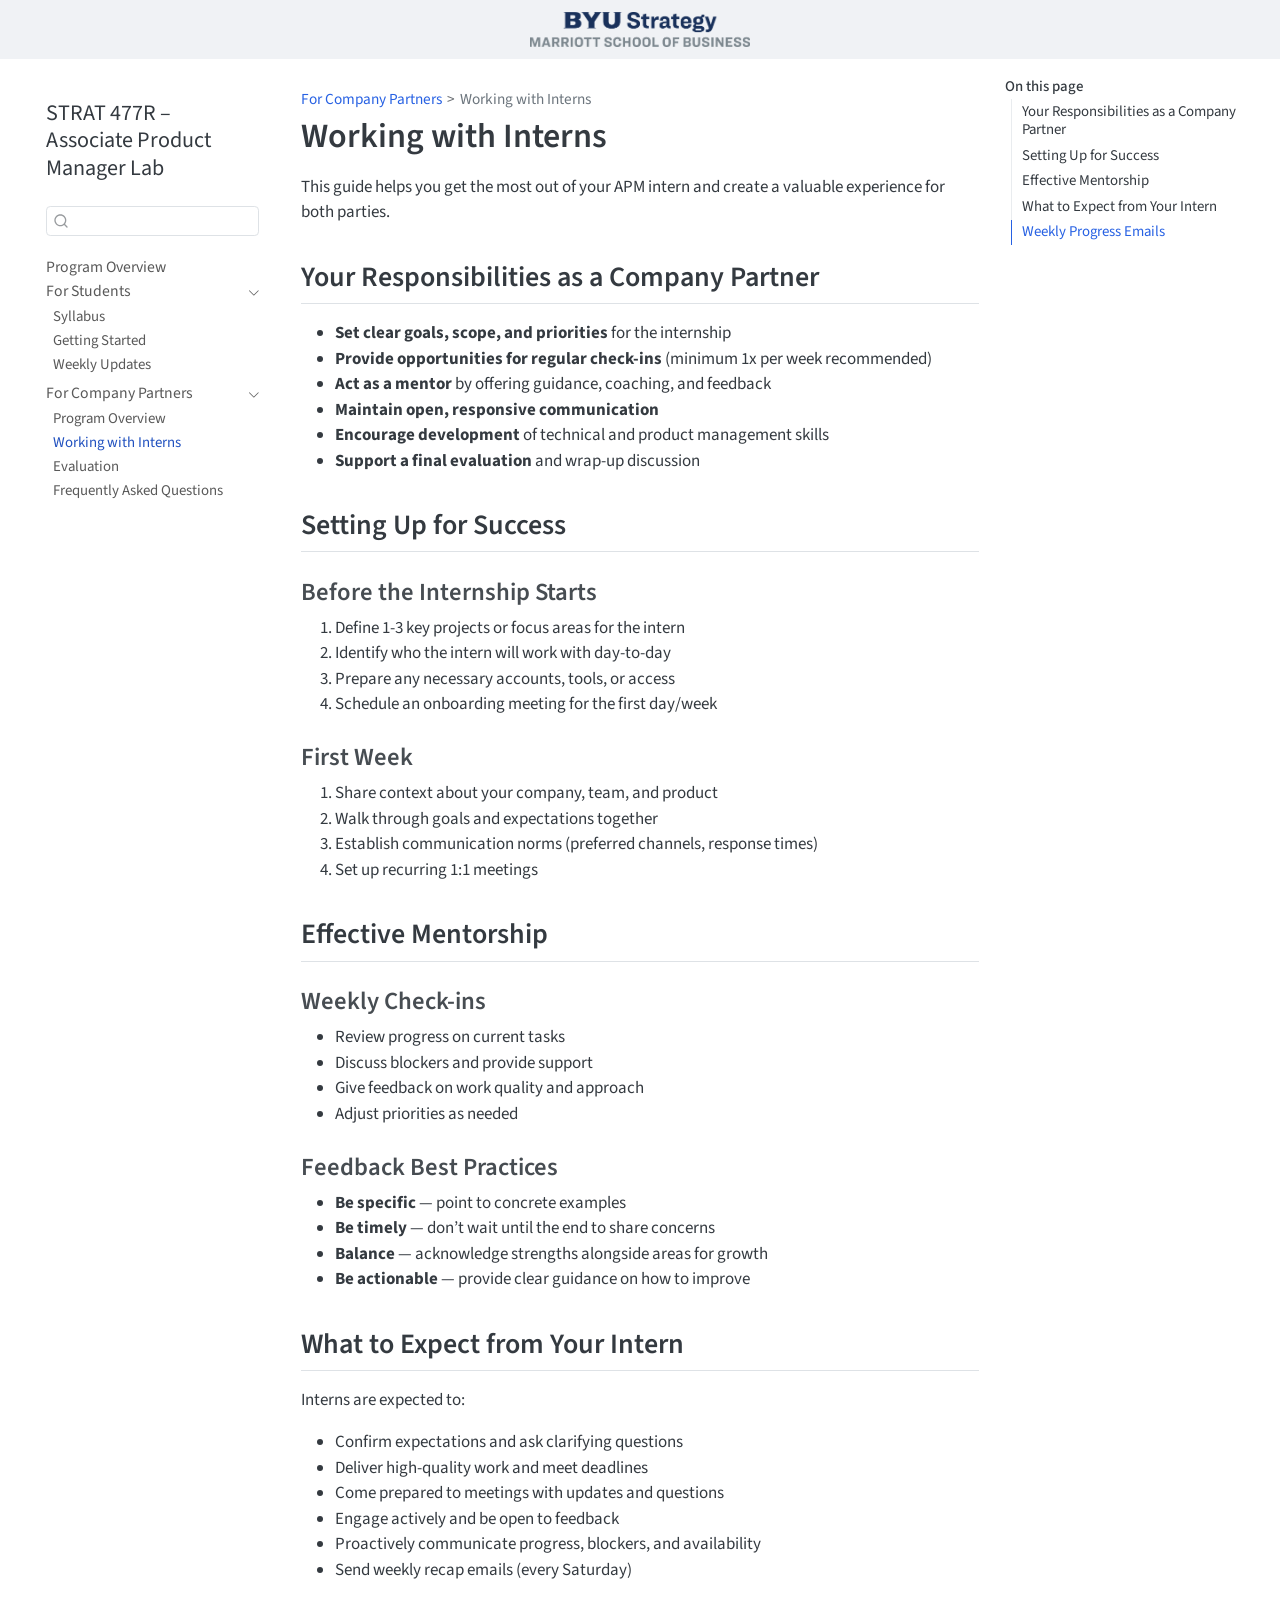
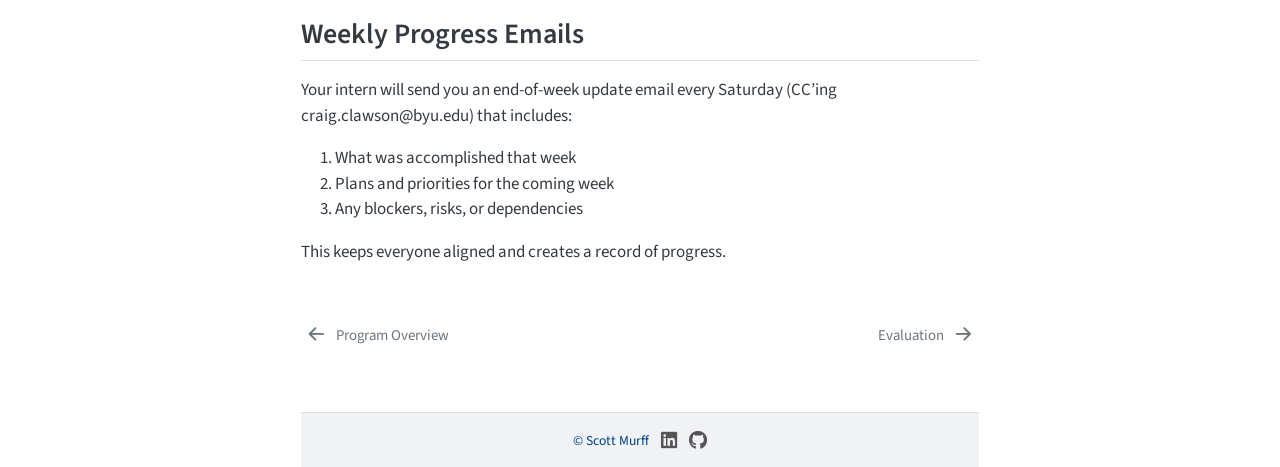
<file: docs/partners/02-working-with-interns.html>
<!DOCTYPE html>
<html xmlns="http://www.w3.org/1999/xhtml" lang="en" xml:lang="en"><head>

<meta charset="utf-8">
<meta name="generator" content="quarto-1.8.25">

<meta name="viewport" content="width=device-width, initial-scale=1.0, user-scalable=yes">


<title>Working with Interns – STRAT 477R – Associate Product Manager Lab</title>
<style>
code{white-space: pre-wrap;}
span.smallcaps{font-variant: small-caps;}
div.columns{display: flex; gap: min(4vw, 1.5em);}
div.column{flex: auto; overflow-x: auto;}
div.hanging-indent{margin-left: 1.5em; text-indent: -1.5em;}
ul.task-list{list-style: none;}
ul.task-list li input[type="checkbox"] {
  width: 0.8em;
  margin: 0 0.8em 0.2em -1em; /* quarto-specific, see https://github.com/quarto-dev/quarto-cli/issues/4556 */ 
  vertical-align: middle;
}
</style>


<script src="../site_libs/quarto-nav/quarto-nav.js"></script>
<script src="../site_libs/quarto-nav/headroom.min.js"></script>
<script src="../site_libs/clipboard/clipboard.min.js"></script>
<script src="../site_libs/quarto-search/autocomplete.umd.js"></script>
<script src="../site_libs/quarto-search/fuse.min.js"></script>
<script src="../site_libs/quarto-search/quarto-search.js"></script>
<meta name="quarto:offset" content="../">
<link href="../partners/03-evaluation.html" rel="next">
<link href="../partners/01-program-overview.html" rel="prev">
<link href="../images/favicon.svg" rel="icon" type="image/svg+xml">
<script src="../site_libs/quarto-html/quarto.js" type="module"></script>
<script src="../site_libs/quarto-html/tabsets/tabsets.js" type="module"></script>
<script src="../site_libs/quarto-html/axe/axe-check.js" type="module"></script>
<script src="../site_libs/quarto-html/popper.min.js"></script>
<script src="../site_libs/quarto-html/tippy.umd.min.js"></script>
<script src="../site_libs/quarto-html/anchor.min.js"></script>
<link href="../site_libs/quarto-html/tippy.css" rel="stylesheet">
<link href="../site_libs/quarto-html/quarto-syntax-highlighting-7b89279ff1a6dce999919e0e67d4d9ec.css" rel="stylesheet" id="quarto-text-highlighting-styles">
<script src="../site_libs/bootstrap/bootstrap.min.js"></script>
<link href="../site_libs/bootstrap/bootstrap-icons.css" rel="stylesheet">
<link href="../site_libs/bootstrap/bootstrap-27c261d06b905028a18691de25d09dde.min.css" rel="stylesheet" append-hash="true" id="quarto-bootstrap" data-mode="light">
<script id="quarto-search-options" type="application/json">{
  "location": "sidebar",
  "copy-button": false,
  "collapse-after": 3,
  "panel-placement": "start",
  "type": "textbox",
  "limit": 50,
  "keyboard-shortcut": [
    "f",
    "/",
    "s"
  ],
  "show-item-context": false,
  "language": {
    "search-no-results-text": "No results",
    "search-matching-documents-text": "matching documents",
    "search-copy-link-title": "Copy link to search",
    "search-hide-matches-text": "Hide additional matches",
    "search-more-match-text": "more match in this document",
    "search-more-matches-text": "more matches in this document",
    "search-clear-button-title": "Clear",
    "search-text-placeholder": "",
    "search-detached-cancel-button-title": "Cancel",
    "search-submit-button-title": "Submit",
    "search-label": "Search"
  }
}</script>
</head><body class="nav-sidebar floating quarto-light"><header class="book-header-banner">
  <a href="https://byu-strategy.github.io/program-guide/" target="_blank">
    <img src="https://byu-strategy.github.io/apm-lab/images/strat-logo.png" alt="BYU Strategy - Marriott School of Business">
  </a>
</header>

<!-- Google tag (gtag.js) -->
<script async="" src="https://www.googletagmanager.com/gtag/js?id=G-5TPMPSE4HZ"></script>
<script>
  window.dataLayer = window.dataLayer || [];
  function gtag(){dataLayer.push(arguments);}
  gtag('js', new Date());

  gtag('config', 'G-5TPMPSE4HZ');
</script>


<link rel="stylesheet" href="../styles.css">




<div id="quarto-search-results"></div>
  <header id="quarto-header" class="headroom fixed-top">
  <nav class="quarto-secondary-nav">
    <div class="container-fluid d-flex">
      <button type="button" class="quarto-btn-toggle btn" data-bs-toggle="collapse" role="button" data-bs-target=".quarto-sidebar-collapse-item" aria-controls="quarto-sidebar" aria-expanded="false" aria-label="Toggle sidebar navigation" onclick="if (window.quartoToggleHeadroom) { window.quartoToggleHeadroom(); }">
        <i class="bi bi-layout-text-sidebar-reverse"></i>
      </button>
        <nav class="quarto-page-breadcrumbs" aria-label="breadcrumb"><ol class="breadcrumb"><li class="breadcrumb-item"><a href="../partners/01-program-overview.html">For Company Partners</a></li><li class="breadcrumb-item"><a href="../partners/02-working-with-interns.html"><span class="chapter-title">Working with Interns</span></a></li></ol></nav>
        <a class="flex-grow-1" role="navigation" data-bs-toggle="collapse" data-bs-target=".quarto-sidebar-collapse-item" aria-controls="quarto-sidebar" aria-expanded="false" aria-label="Toggle sidebar navigation" onclick="if (window.quartoToggleHeadroom) { window.quartoToggleHeadroom(); }">      
        </a>
      <button type="button" class="btn quarto-search-button" aria-label="Search" onclick="window.quartoOpenSearch();">
        <i class="bi bi-search"></i>
      </button>
    </div>
  </nav>
</header>
<!-- content -->
<div id="quarto-content" class="quarto-container page-columns page-rows-contents page-layout-article">
<!-- sidebar -->
  <nav id="quarto-sidebar" class="sidebar collapse collapse-horizontal quarto-sidebar-collapse-item sidebar-navigation floating overflow-auto">
    <div class="pt-lg-2 mt-2 text-left sidebar-header sidebar-header-stacked">
      <a href="../index.html" class="sidebar-logo-link">
      </a>
    <div class="sidebar-title mb-0 py-0">
      <a href="../">STRAT 477R – Associate Product Manager Lab</a> 
    </div>
      </div>
        <div class="mt-2 flex-shrink-0 align-items-center">
        <div class="sidebar-search">
        <div id="quarto-search" class="" title="Search"></div>
        </div>
        </div>
    <div class="sidebar-menu-container"> 
    <ul class="list-unstyled mt-1">
        <li class="sidebar-item">
  <div class="sidebar-item-container"> 
  <a href="../index.html" class="sidebar-item-text sidebar-link"><span class="chapter-title">Program Overview</span></a>
  </div>
</li>
        <li class="sidebar-item sidebar-item-section">
      <div class="sidebar-item-container"> 
            <a class="sidebar-item-text sidebar-link text-start" data-bs-toggle="collapse" data-bs-target="#quarto-sidebar-section-1" role="navigation" aria-expanded="true">
 <span class="menu-text">For Students</span></a>
          <a class="sidebar-item-toggle text-start" data-bs-toggle="collapse" data-bs-target="#quarto-sidebar-section-1" role="navigation" aria-expanded="true" aria-label="Toggle section">
            <i class="bi bi-chevron-right ms-2"></i>
          </a> 
      </div>
      <ul id="quarto-sidebar-section-1" class="collapse list-unstyled sidebar-section depth1 show">  
          <li class="sidebar-item">
  <div class="sidebar-item-container"> 
  <a href="../students/01-syllabus.html" class="sidebar-item-text sidebar-link"><span class="chapter-title">Syllabus</span></a>
  </div>
</li>
          <li class="sidebar-item">
  <div class="sidebar-item-container"> 
  <a href="../students/02-getting-started.html" class="sidebar-item-text sidebar-link"><span class="chapter-title">Getting Started</span></a>
  </div>
</li>
          <li class="sidebar-item">
  <div class="sidebar-item-container"> 
  <a href="../students/03-weekly-updates.html" class="sidebar-item-text sidebar-link"><span class="chapter-title">Weekly Updates</span></a>
  </div>
</li>
      </ul>
  </li>
        <li class="sidebar-item sidebar-item-section">
      <div class="sidebar-item-container"> 
            <a class="sidebar-item-text sidebar-link text-start" data-bs-toggle="collapse" data-bs-target="#quarto-sidebar-section-2" role="navigation" aria-expanded="true">
 <span class="menu-text">For Company Partners</span></a>
          <a class="sidebar-item-toggle text-start" data-bs-toggle="collapse" data-bs-target="#quarto-sidebar-section-2" role="navigation" aria-expanded="true" aria-label="Toggle section">
            <i class="bi bi-chevron-right ms-2"></i>
          </a> 
      </div>
      <ul id="quarto-sidebar-section-2" class="collapse list-unstyled sidebar-section depth1 show">  
          <li class="sidebar-item">
  <div class="sidebar-item-container"> 
  <a href="../partners/01-program-overview.html" class="sidebar-item-text sidebar-link"><span class="chapter-title">Program Overview</span></a>
  </div>
</li>
          <li class="sidebar-item">
  <div class="sidebar-item-container"> 
  <a href="../partners/02-working-with-interns.html" class="sidebar-item-text sidebar-link active"><span class="chapter-title">Working with Interns</span></a>
  </div>
</li>
          <li class="sidebar-item">
  <div class="sidebar-item-container"> 
  <a href="../partners/03-evaluation.html" class="sidebar-item-text sidebar-link"><span class="chapter-title">Evaluation</span></a>
  </div>
</li>
          <li class="sidebar-item">
  <div class="sidebar-item-container"> 
  <a href="../partners/04-faq.html" class="sidebar-item-text sidebar-link"><span class="chapter-title">Frequently Asked Questions</span></a>
  </div>
</li>
      </ul>
  </li>
    </ul>
    </div>
</nav>
<div id="quarto-sidebar-glass" class="quarto-sidebar-collapse-item" data-bs-toggle="collapse" data-bs-target=".quarto-sidebar-collapse-item"></div>
<!-- margin-sidebar -->
    <div id="quarto-margin-sidebar" class="sidebar margin-sidebar">
        <nav id="TOC" role="doc-toc" class="toc-active">
    <h2 id="toc-title">On this page</h2>
   
  <ul>
  <li><a href="#your-responsibilities-as-a-company-partner" id="toc-your-responsibilities-as-a-company-partner" class="nav-link active" data-scroll-target="#your-responsibilities-as-a-company-partner">Your Responsibilities as a Company Partner</a></li>
  <li><a href="#setting-up-for-success" id="toc-setting-up-for-success" class="nav-link" data-scroll-target="#setting-up-for-success">Setting Up for Success</a>
  <ul class="collapse">
  <li><a href="#before-the-internship-starts" id="toc-before-the-internship-starts" class="nav-link" data-scroll-target="#before-the-internship-starts">Before the Internship Starts</a></li>
  <li><a href="#first-week" id="toc-first-week" class="nav-link" data-scroll-target="#first-week">First Week</a></li>
  </ul></li>
  <li><a href="#effective-mentorship" id="toc-effective-mentorship" class="nav-link" data-scroll-target="#effective-mentorship">Effective Mentorship</a>
  <ul class="collapse">
  <li><a href="#weekly-check-ins" id="toc-weekly-check-ins" class="nav-link" data-scroll-target="#weekly-check-ins">Weekly Check-ins</a></li>
  <li><a href="#feedback-best-practices" id="toc-feedback-best-practices" class="nav-link" data-scroll-target="#feedback-best-practices">Feedback Best Practices</a></li>
  </ul></li>
  <li><a href="#what-to-expect-from-your-intern" id="toc-what-to-expect-from-your-intern" class="nav-link" data-scroll-target="#what-to-expect-from-your-intern">What to Expect from Your Intern</a></li>
  <li><a href="#weekly-progress-emails" id="toc-weekly-progress-emails" class="nav-link" data-scroll-target="#weekly-progress-emails">Weekly Progress Emails</a></li>
  </ul>
</nav>
    </div>
<!-- main -->
<main class="content" id="quarto-document-content">

<header id="title-block-header" class="quarto-title-block default"><nav class="quarto-page-breadcrumbs quarto-title-breadcrumbs d-none d-lg-block" aria-label="breadcrumb"><ol class="breadcrumb"><li class="breadcrumb-item"><a href="../partners/01-program-overview.html">For Company Partners</a></li><li class="breadcrumb-item"><a href="../partners/02-working-with-interns.html"><span class="chapter-title">Working with Interns</span></a></li></ol></nav>
<div class="quarto-title">
<h1 class="title"><span class="chapter-title">Working with Interns</span></h1>
</div>



<div class="quarto-title-meta">

    
  
    
  </div>
  


</header>


<p>This guide helps you get the most out of your APM intern and create a valuable experience for both parties.</p>
<section id="your-responsibilities-as-a-company-partner" class="level2">
<h2 class="anchored" data-anchor-id="your-responsibilities-as-a-company-partner">Your Responsibilities as a Company Partner</h2>
<ul>
<li><strong>Set clear goals, scope, and priorities</strong> for the internship</li>
<li><strong>Provide opportunities for regular check-ins</strong> (minimum 1x per week recommended)</li>
<li><strong>Act as a mentor</strong> by offering guidance, coaching, and feedback</li>
<li><strong>Maintain open, responsive communication</strong></li>
<li><strong>Encourage development</strong> of technical and product management skills</li>
<li><strong>Support a final evaluation</strong> and wrap-up discussion</li>
</ul>
</section>
<section id="setting-up-for-success" class="level2">
<h2 class="anchored" data-anchor-id="setting-up-for-success">Setting Up for Success</h2>
<section id="before-the-internship-starts" class="level3">
<h3 class="anchored" data-anchor-id="before-the-internship-starts">Before the Internship Starts</h3>
<ol type="1">
<li>Define 1-3 key projects or focus areas for the intern</li>
<li>Identify who the intern will work with day-to-day</li>
<li>Prepare any necessary accounts, tools, or access</li>
<li>Schedule an onboarding meeting for the first day/week</li>
</ol>
</section>
<section id="first-week" class="level3">
<h3 class="anchored" data-anchor-id="first-week">First Week</h3>
<ol type="1">
<li>Share context about your company, team, and product</li>
<li>Walk through goals and expectations together</li>
<li>Establish communication norms (preferred channels, response times)</li>
<li>Set up recurring 1:1 meetings</li>
</ol>
</section>
</section>
<section id="effective-mentorship" class="level2">
<h2 class="anchored" data-anchor-id="effective-mentorship">Effective Mentorship</h2>
<section id="weekly-check-ins" class="level3">
<h3 class="anchored" data-anchor-id="weekly-check-ins">Weekly Check-ins</h3>
<ul>
<li>Review progress on current tasks</li>
<li>Discuss blockers and provide support</li>
<li>Give feedback on work quality and approach</li>
<li>Adjust priorities as needed</li>
</ul>
</section>
<section id="feedback-best-practices" class="level3">
<h3 class="anchored" data-anchor-id="feedback-best-practices">Feedback Best Practices</h3>
<ul>
<li><strong>Be specific</strong> — point to concrete examples</li>
<li><strong>Be timely</strong> — don’t wait until the end to share concerns</li>
<li><strong>Balance</strong> — acknowledge strengths alongside areas for growth</li>
<li><strong>Be actionable</strong> — provide clear guidance on how to improve</li>
</ul>
</section>
</section>
<section id="what-to-expect-from-your-intern" class="level2">
<h2 class="anchored" data-anchor-id="what-to-expect-from-your-intern">What to Expect from Your Intern</h2>
<p>Interns are expected to:</p>
<ul>
<li>Confirm expectations and ask clarifying questions</li>
<li>Deliver high-quality work and meet deadlines</li>
<li>Come prepared to meetings with updates and questions</li>
<li>Engage actively and be open to feedback</li>
<li>Proactively communicate progress, blockers, and availability</li>
<li>Send weekly recap emails (every Saturday)</li>
</ul>
</section>
<section id="weekly-progress-emails" class="level2">
<h2 class="anchored" data-anchor-id="weekly-progress-emails">Weekly Progress Emails</h2>
<p>Your intern will send you an end-of-week update email every Saturday (CC’ing craig.clawson@byu.edu) that includes:</p>
<ol type="1">
<li>What was accomplished that week</li>
<li>Plans and priorities for the coming week</li>
<li>Any blockers, risks, or dependencies</li>
</ol>
<p>This keeps everyone aligned and creates a record of progress.</p>


</section>

</main> <!-- /main -->
<link rel="stylesheet" href="https://cdnjs.cloudflare.com/ajax/libs/font-awesome/6.5.1/css/all.min.css">

<footer class="book-footer">
  <div class="footer-content">
    <div class="footer-text">
      <a href="https://www.scottmurff.org" target="_blank">© Scott Murff</a>
    </div>
    <div class="footer-icons">
      <a href="https://www.linkedin.com/in/scottdmurff" target="_blank" title="LinkedIn">
        <i class="fab fa-linkedin"></i>
      </a>
      <a href="https://github.com/sdmurff" target="_blank" title="GitHub">
        <i class="fab fa-github"></i>
      </a>
    </div>
  </div>
</footer>
<script id="quarto-html-after-body" type="application/javascript">
  window.document.addEventListener("DOMContentLoaded", function (event) {
    const icon = "";
    const anchorJS = new window.AnchorJS();
    anchorJS.options = {
      placement: 'right',
      icon: icon
    };
    anchorJS.add('.anchored');
    const isCodeAnnotation = (el) => {
      for (const clz of el.classList) {
        if (clz.startsWith('code-annotation-')) {                     
          return true;
        }
      }
      return false;
    }
    const onCopySuccess = function(e) {
      // button target
      const button = e.trigger;
      // don't keep focus
      button.blur();
      // flash "checked"
      button.classList.add('code-copy-button-checked');
      var currentTitle = button.getAttribute("title");
      button.setAttribute("title", "Copied!");
      let tooltip;
      if (window.bootstrap) {
        button.setAttribute("data-bs-toggle", "tooltip");
        button.setAttribute("data-bs-placement", "left");
        button.setAttribute("data-bs-title", "Copied!");
        tooltip = new bootstrap.Tooltip(button, 
          { trigger: "manual", 
            customClass: "code-copy-button-tooltip",
            offset: [0, -8]});
        tooltip.show();    
      }
      setTimeout(function() {
        if (tooltip) {
          tooltip.hide();
          button.removeAttribute("data-bs-title");
          button.removeAttribute("data-bs-toggle");
          button.removeAttribute("data-bs-placement");
        }
        button.setAttribute("title", currentTitle);
        button.classList.remove('code-copy-button-checked');
      }, 1000);
      // clear code selection
      e.clearSelection();
    }
    const getTextToCopy = function(trigger) {
      const outerScaffold = trigger.parentElement.cloneNode(true);
      const codeEl = outerScaffold.querySelector('code');
      for (const childEl of codeEl.children) {
        if (isCodeAnnotation(childEl)) {
          childEl.remove();
        }
      }
      return codeEl.innerText;
    }
    const clipboard = new window.ClipboardJS('.code-copy-button:not([data-in-quarto-modal])', {
      text: getTextToCopy
    });
    clipboard.on('success', onCopySuccess);
    if (window.document.getElementById('quarto-embedded-source-code-modal')) {
      const clipboardModal = new window.ClipboardJS('.code-copy-button[data-in-quarto-modal]', {
        text: getTextToCopy,
        container: window.document.getElementById('quarto-embedded-source-code-modal')
      });
      clipboardModal.on('success', onCopySuccess);
    }
      var localhostRegex = new RegExp(/^(?:http|https):\/\/localhost\:?[0-9]*\//);
      var mailtoRegex = new RegExp(/^mailto:/);
        var filterRegex = new RegExp('/' + window.location.host + '/');
      var isInternal = (href) => {
          return filterRegex.test(href) || localhostRegex.test(href) || mailtoRegex.test(href);
      }
      // Inspect non-navigation links and adorn them if external
     var links = window.document.querySelectorAll('a[href]:not(.nav-link):not(.navbar-brand):not(.toc-action):not(.sidebar-link):not(.sidebar-item-toggle):not(.pagination-link):not(.no-external):not([aria-hidden]):not(.dropdown-item):not(.quarto-navigation-tool):not(.about-link)');
      for (var i=0; i<links.length; i++) {
        const link = links[i];
        if (!isInternal(link.href)) {
          // undo the damage that might have been done by quarto-nav.js in the case of
          // links that we want to consider external
          if (link.dataset.originalHref !== undefined) {
            link.href = link.dataset.originalHref;
          }
        }
      }
    function tippyHover(el, contentFn, onTriggerFn, onUntriggerFn) {
      const config = {
        allowHTML: true,
        maxWidth: 500,
        delay: 100,
        arrow: false,
        appendTo: function(el) {
            return el.parentElement;
        },
        interactive: true,
        interactiveBorder: 10,
        theme: 'quarto',
        placement: 'bottom-start',
      };
      if (contentFn) {
        config.content = contentFn;
      }
      if (onTriggerFn) {
        config.onTrigger = onTriggerFn;
      }
      if (onUntriggerFn) {
        config.onUntrigger = onUntriggerFn;
      }
      window.tippy(el, config); 
    }
    const noterefs = window.document.querySelectorAll('a[role="doc-noteref"]');
    for (var i=0; i<noterefs.length; i++) {
      const ref = noterefs[i];
      tippyHover(ref, function() {
        // use id or data attribute instead here
        let href = ref.getAttribute('data-footnote-href') || ref.getAttribute('href');
        try { href = new URL(href).hash; } catch {}
        const id = href.replace(/^#\/?/, "");
        const note = window.document.getElementById(id);
        if (note) {
          return note.innerHTML;
        } else {
          return "";
        }
      });
    }
    const xrefs = window.document.querySelectorAll('a.quarto-xref');
    const processXRef = (id, note) => {
      // Strip column container classes
      const stripColumnClz = (el) => {
        el.classList.remove("page-full", "page-columns");
        if (el.children) {
          for (const child of el.children) {
            stripColumnClz(child);
          }
        }
      }
      stripColumnClz(note)
      if (id === null || id.startsWith('sec-')) {
        // Special case sections, only their first couple elements
        const container = document.createElement("div");
        if (note.children && note.children.length > 2) {
          container.appendChild(note.children[0].cloneNode(true));
          for (let i = 1; i < note.children.length; i++) {
            const child = note.children[i];
            if (child.tagName === "P" && child.innerText === "") {
              continue;
            } else {
              container.appendChild(child.cloneNode(true));
              break;
            }
          }
          if (window.Quarto?.typesetMath) {
            window.Quarto.typesetMath(container);
          }
          return container.innerHTML
        } else {
          if (window.Quarto?.typesetMath) {
            window.Quarto.typesetMath(note);
          }
          return note.innerHTML;
        }
      } else {
        // Remove any anchor links if they are present
        const anchorLink = note.querySelector('a.anchorjs-link');
        if (anchorLink) {
          anchorLink.remove();
        }
        if (window.Quarto?.typesetMath) {
          window.Quarto.typesetMath(note);
        }
        if (note.classList.contains("callout")) {
          return note.outerHTML;
        } else {
          return note.innerHTML;
        }
      }
    }
    for (var i=0; i<xrefs.length; i++) {
      const xref = xrefs[i];
      tippyHover(xref, undefined, function(instance) {
        instance.disable();
        let url = xref.getAttribute('href');
        let hash = undefined; 
        if (url.startsWith('#')) {
          hash = url;
        } else {
          try { hash = new URL(url).hash; } catch {}
        }
        if (hash) {
          const id = hash.replace(/^#\/?/, "");
          const note = window.document.getElementById(id);
          if (note !== null) {
            try {
              const html = processXRef(id, note.cloneNode(true));
              instance.setContent(html);
            } finally {
              instance.enable();
              instance.show();
            }
          } else {
            // See if we can fetch this
            fetch(url.split('#')[0])
            .then(res => res.text())
            .then(html => {
              const parser = new DOMParser();
              const htmlDoc = parser.parseFromString(html, "text/html");
              const note = htmlDoc.getElementById(id);
              if (note !== null) {
                const html = processXRef(id, note);
                instance.setContent(html);
              } 
            }).finally(() => {
              instance.enable();
              instance.show();
            });
          }
        } else {
          // See if we can fetch a full url (with no hash to target)
          // This is a special case and we should probably do some content thinning / targeting
          fetch(url)
          .then(res => res.text())
          .then(html => {
            const parser = new DOMParser();
            const htmlDoc = parser.parseFromString(html, "text/html");
            const note = htmlDoc.querySelector('main.content');
            if (note !== null) {
              // This should only happen for chapter cross references
              // (since there is no id in the URL)
              // remove the first header
              if (note.children.length > 0 && note.children[0].tagName === "HEADER") {
                note.children[0].remove();
              }
              const html = processXRef(null, note);
              instance.setContent(html);
            } 
          }).finally(() => {
            instance.enable();
            instance.show();
          });
        }
      }, function(instance) {
      });
    }
        let selectedAnnoteEl;
        const selectorForAnnotation = ( cell, annotation) => {
          let cellAttr = 'data-code-cell="' + cell + '"';
          let lineAttr = 'data-code-annotation="' +  annotation + '"';
          const selector = 'span[' + cellAttr + '][' + lineAttr + ']';
          return selector;
        }
        const selectCodeLines = (annoteEl) => {
          const doc = window.document;
          const targetCell = annoteEl.getAttribute("data-target-cell");
          const targetAnnotation = annoteEl.getAttribute("data-target-annotation");
          const annoteSpan = window.document.querySelector(selectorForAnnotation(targetCell, targetAnnotation));
          const lines = annoteSpan.getAttribute("data-code-lines").split(",");
          const lineIds = lines.map((line) => {
            return targetCell + "-" + line;
          })
          let top = null;
          let height = null;
          let parent = null;
          if (lineIds.length > 0) {
              //compute the position of the single el (top and bottom and make a div)
              const el = window.document.getElementById(lineIds[0]);
              top = el.offsetTop;
              height = el.offsetHeight;
              parent = el.parentElement.parentElement;
            if (lineIds.length > 1) {
              const lastEl = window.document.getElementById(lineIds[lineIds.length - 1]);
              const bottom = lastEl.offsetTop + lastEl.offsetHeight;
              height = bottom - top;
            }
            if (top !== null && height !== null && parent !== null) {
              // cook up a div (if necessary) and position it 
              let div = window.document.getElementById("code-annotation-line-highlight");
              if (div === null) {
                div = window.document.createElement("div");
                div.setAttribute("id", "code-annotation-line-highlight");
                div.style.position = 'absolute';
                parent.appendChild(div);
              }
              div.style.top = top - 2 + "px";
              div.style.height = height + 4 + "px";
              div.style.left = 0;
              let gutterDiv = window.document.getElementById("code-annotation-line-highlight-gutter");
              if (gutterDiv === null) {
                gutterDiv = window.document.createElement("div");
                gutterDiv.setAttribute("id", "code-annotation-line-highlight-gutter");
                gutterDiv.style.position = 'absolute';
                const codeCell = window.document.getElementById(targetCell);
                const gutter = codeCell.querySelector('.code-annotation-gutter');
                gutter.appendChild(gutterDiv);
              }
              gutterDiv.style.top = top - 2 + "px";
              gutterDiv.style.height = height + 4 + "px";
            }
            selectedAnnoteEl = annoteEl;
          }
        };
        const unselectCodeLines = () => {
          const elementsIds = ["code-annotation-line-highlight", "code-annotation-line-highlight-gutter"];
          elementsIds.forEach((elId) => {
            const div = window.document.getElementById(elId);
            if (div) {
              div.remove();
            }
          });
          selectedAnnoteEl = undefined;
        };
          // Handle positioning of the toggle
      window.addEventListener(
        "resize",
        throttle(() => {
          elRect = undefined;
          if (selectedAnnoteEl) {
            selectCodeLines(selectedAnnoteEl);
          }
        }, 10)
      );
      function throttle(fn, ms) {
      let throttle = false;
      let timer;
        return (...args) => {
          if(!throttle) { // first call gets through
              fn.apply(this, args);
              throttle = true;
          } else { // all the others get throttled
              if(timer) clearTimeout(timer); // cancel #2
              timer = setTimeout(() => {
                fn.apply(this, args);
                timer = throttle = false;
              }, ms);
          }
        };
      }
        // Attach click handler to the DT
        const annoteDls = window.document.querySelectorAll('dt[data-target-cell]');
        for (const annoteDlNode of annoteDls) {
          annoteDlNode.addEventListener('click', (event) => {
            const clickedEl = event.target;
            if (clickedEl !== selectedAnnoteEl) {
              unselectCodeLines();
              const activeEl = window.document.querySelector('dt[data-target-cell].code-annotation-active');
              if (activeEl) {
                activeEl.classList.remove('code-annotation-active');
              }
              selectCodeLines(clickedEl);
              clickedEl.classList.add('code-annotation-active');
            } else {
              // Unselect the line
              unselectCodeLines();
              clickedEl.classList.remove('code-annotation-active');
            }
          });
        }
    const findCites = (el) => {
      const parentEl = el.parentElement;
      if (parentEl) {
        const cites = parentEl.dataset.cites;
        if (cites) {
          return {
            el,
            cites: cites.split(' ')
          };
        } else {
          return findCites(el.parentElement)
        }
      } else {
        return undefined;
      }
    };
    var bibliorefs = window.document.querySelectorAll('a[role="doc-biblioref"]');
    for (var i=0; i<bibliorefs.length; i++) {
      const ref = bibliorefs[i];
      const citeInfo = findCites(ref);
      if (citeInfo) {
        tippyHover(citeInfo.el, function() {
          var popup = window.document.createElement('div');
          citeInfo.cites.forEach(function(cite) {
            var citeDiv = window.document.createElement('div');
            citeDiv.classList.add('hanging-indent');
            citeDiv.classList.add('csl-entry');
            var biblioDiv = window.document.getElementById('ref-' + cite);
            if (biblioDiv) {
              citeDiv.innerHTML = biblioDiv.innerHTML;
            }
            popup.appendChild(citeDiv);
          });
          return popup.innerHTML;
        });
      }
    }
  });
  </script>
<nav class="page-navigation">
  <div class="nav-page nav-page-previous">
      <a href="../partners/01-program-overview.html" class="pagination-link" aria-label="Program Overview">
        <i class="bi bi-arrow-left-short"></i> <span class="nav-page-text"><span class="chapter-title">Program Overview</span></span>
      </a>          
  </div>
  <div class="nav-page nav-page-next">
      <a href="../partners/03-evaluation.html" class="pagination-link" aria-label="Evaluation">
        <span class="nav-page-text"><span class="chapter-title">Evaluation</span></span> <i class="bi bi-arrow-right-short"></i>
      </a>
  </div>
</nav>
</div> <!-- /content -->




</body></html>
</file>
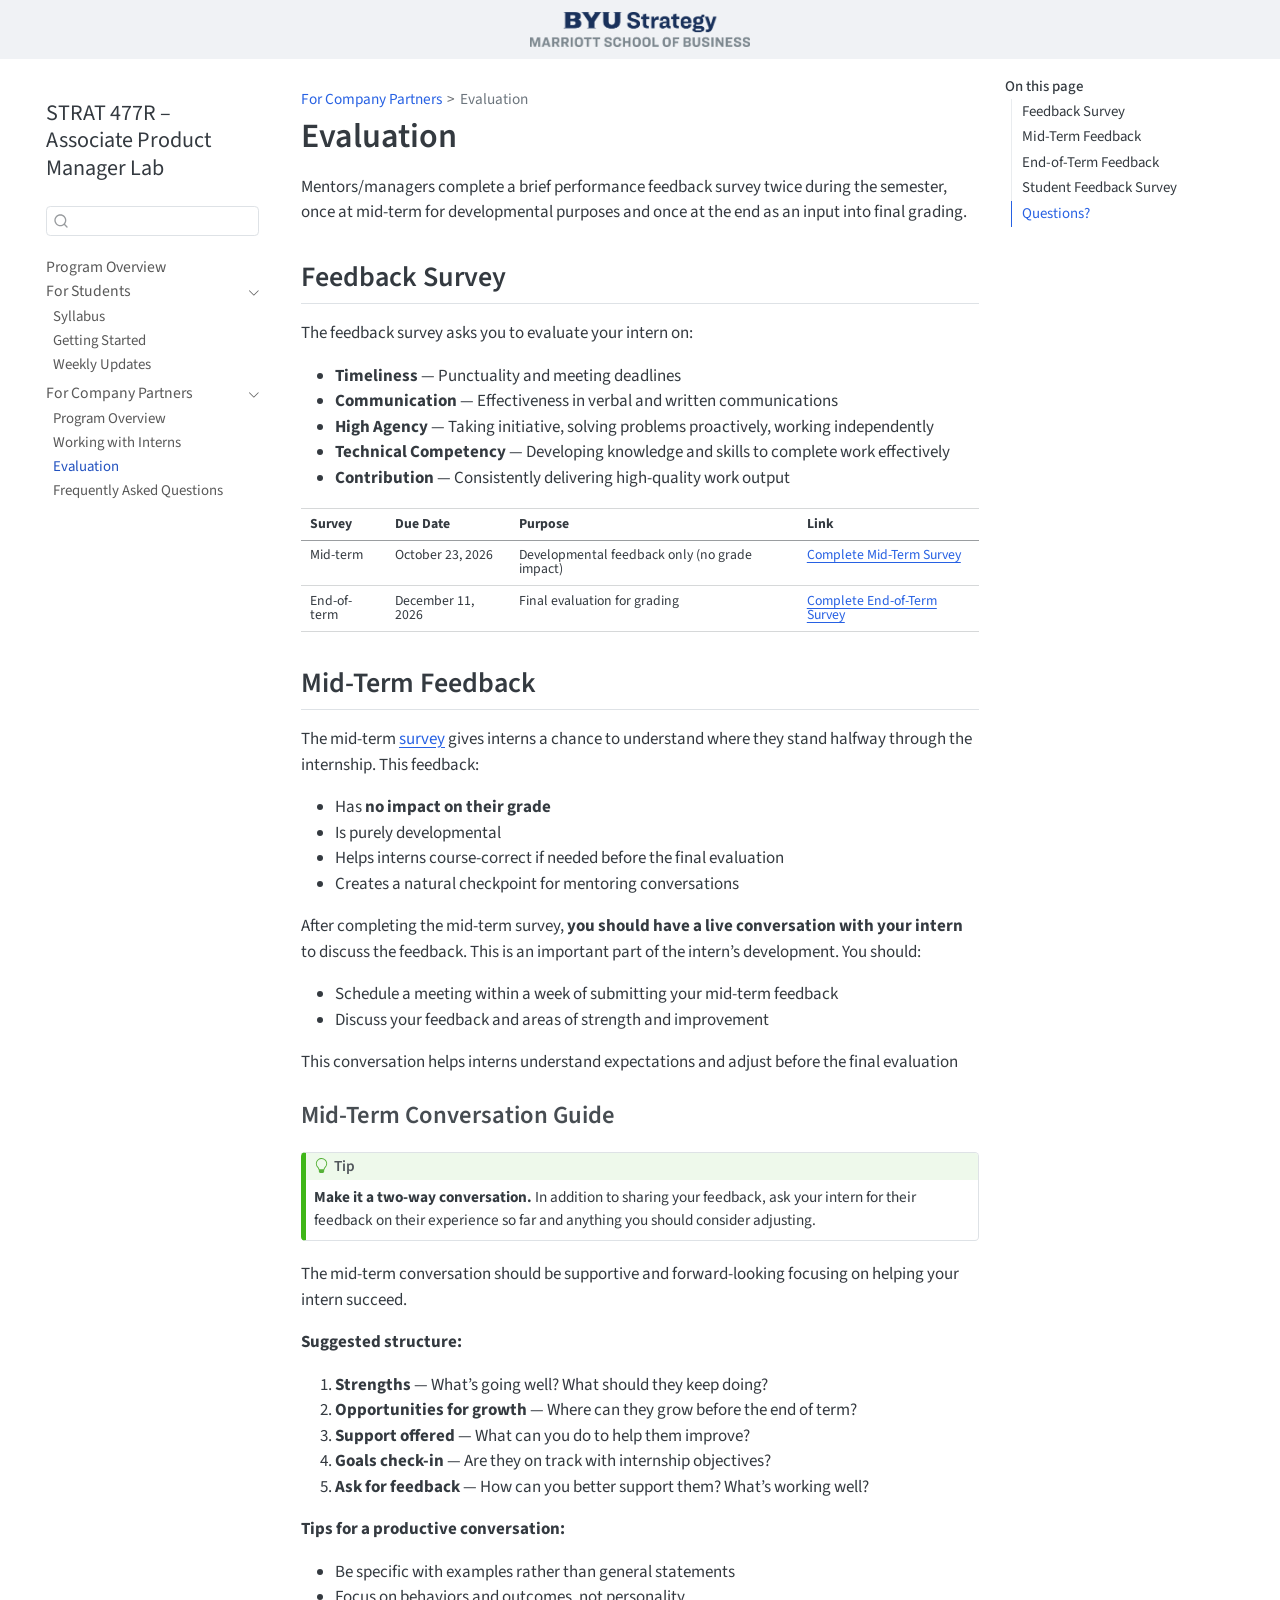
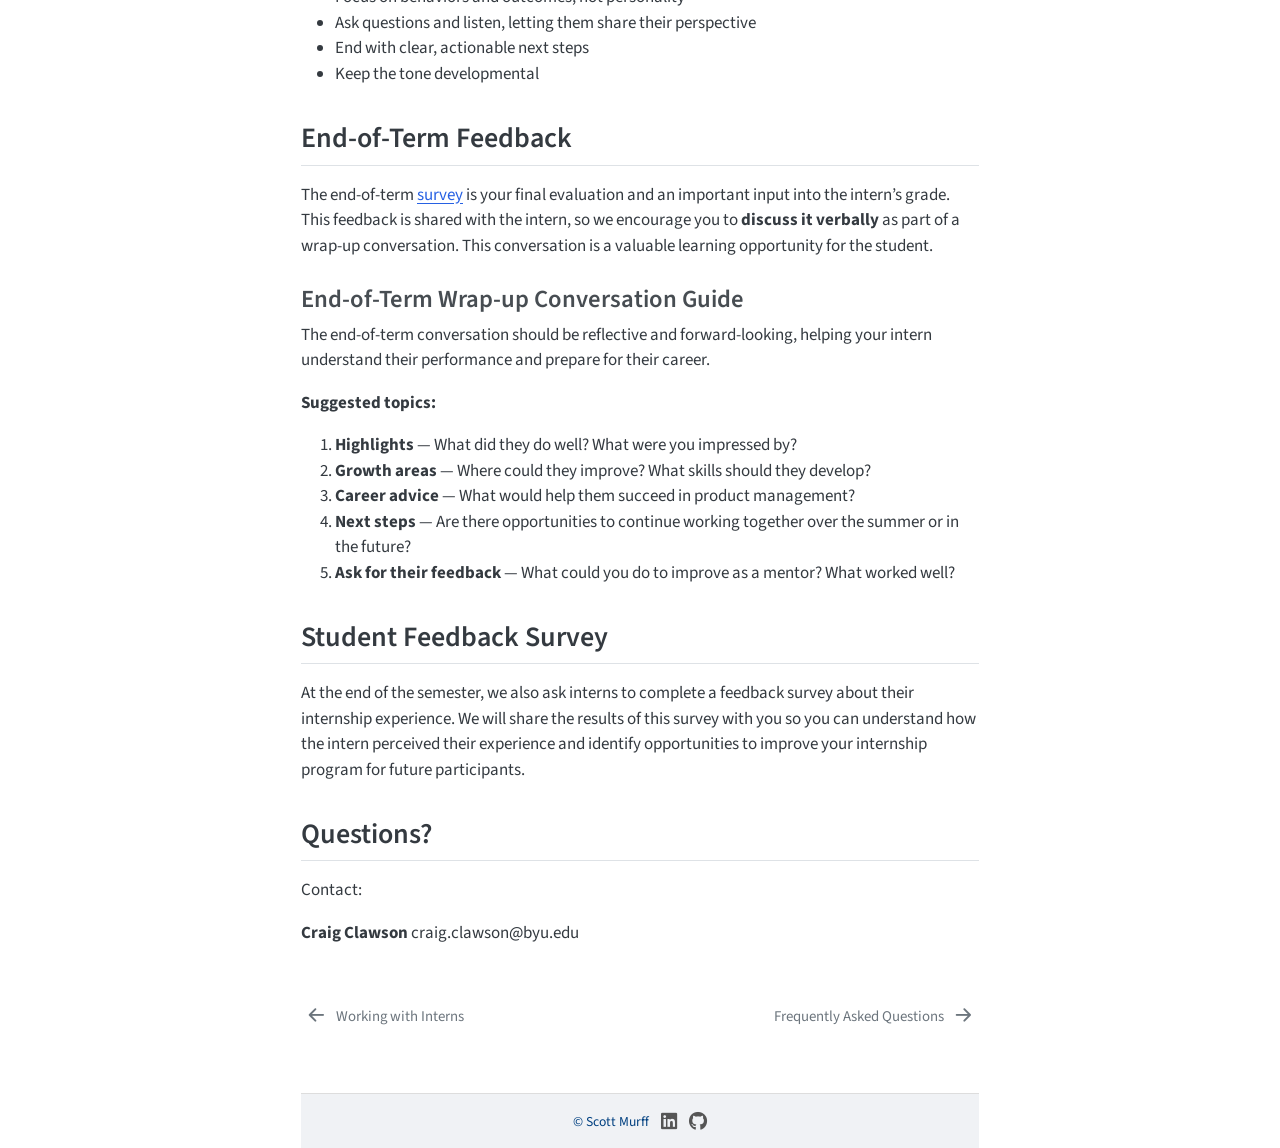
<file: docs/partners/03-evaluation.html>
<!DOCTYPE html>
<html xmlns="http://www.w3.org/1999/xhtml" lang="en" xml:lang="en"><head>

<meta charset="utf-8">
<meta name="generator" content="quarto-1.8.25">

<meta name="viewport" content="width=device-width, initial-scale=1.0, user-scalable=yes">


<title>Evaluation – STRAT 477R – Associate Product Manager Lab</title>
<style>
code{white-space: pre-wrap;}
span.smallcaps{font-variant: small-caps;}
div.columns{display: flex; gap: min(4vw, 1.5em);}
div.column{flex: auto; overflow-x: auto;}
div.hanging-indent{margin-left: 1.5em; text-indent: -1.5em;}
ul.task-list{list-style: none;}
ul.task-list li input[type="checkbox"] {
  width: 0.8em;
  margin: 0 0.8em 0.2em -1em; /* quarto-specific, see https://github.com/quarto-dev/quarto-cli/issues/4556 */ 
  vertical-align: middle;
}
</style>


<script src="../site_libs/quarto-nav/quarto-nav.js"></script>
<script src="../site_libs/quarto-nav/headroom.min.js"></script>
<script src="../site_libs/clipboard/clipboard.min.js"></script>
<script src="../site_libs/quarto-search/autocomplete.umd.js"></script>
<script src="../site_libs/quarto-search/fuse.min.js"></script>
<script src="../site_libs/quarto-search/quarto-search.js"></script>
<meta name="quarto:offset" content="../">
<link href="../partners/04-faq.html" rel="next">
<link href="../partners/02-working-with-interns.html" rel="prev">
<link href="../images/favicon.svg" rel="icon" type="image/svg+xml">
<script src="../site_libs/quarto-html/quarto.js" type="module"></script>
<script src="../site_libs/quarto-html/tabsets/tabsets.js" type="module"></script>
<script src="../site_libs/quarto-html/axe/axe-check.js" type="module"></script>
<script src="../site_libs/quarto-html/popper.min.js"></script>
<script src="../site_libs/quarto-html/tippy.umd.min.js"></script>
<script src="../site_libs/quarto-html/anchor.min.js"></script>
<link href="../site_libs/quarto-html/tippy.css" rel="stylesheet">
<link href="../site_libs/quarto-html/quarto-syntax-highlighting-7b89279ff1a6dce999919e0e67d4d9ec.css" rel="stylesheet" id="quarto-text-highlighting-styles">
<script src="../site_libs/bootstrap/bootstrap.min.js"></script>
<link href="../site_libs/bootstrap/bootstrap-icons.css" rel="stylesheet">
<link href="../site_libs/bootstrap/bootstrap-27c261d06b905028a18691de25d09dde.min.css" rel="stylesheet" append-hash="true" id="quarto-bootstrap" data-mode="light">
<script id="quarto-search-options" type="application/json">{
  "location": "sidebar",
  "copy-button": false,
  "collapse-after": 3,
  "panel-placement": "start",
  "type": "textbox",
  "limit": 50,
  "keyboard-shortcut": [
    "f",
    "/",
    "s"
  ],
  "show-item-context": false,
  "language": {
    "search-no-results-text": "No results",
    "search-matching-documents-text": "matching documents",
    "search-copy-link-title": "Copy link to search",
    "search-hide-matches-text": "Hide additional matches",
    "search-more-match-text": "more match in this document",
    "search-more-matches-text": "more matches in this document",
    "search-clear-button-title": "Clear",
    "search-text-placeholder": "",
    "search-detached-cancel-button-title": "Cancel",
    "search-submit-button-title": "Submit",
    "search-label": "Search"
  }
}</script>
</head><body class="nav-sidebar floating quarto-light"><header class="book-header-banner">
  <a href="https://byu-strategy.github.io/program-guide/" target="_blank">
    <img src="https://byu-strategy.github.io/apm-lab/images/strat-logo.png" alt="BYU Strategy - Marriott School of Business">
  </a>
</header>

<!-- Google tag (gtag.js) -->
<script async="" src="https://www.googletagmanager.com/gtag/js?id=G-5TPMPSE4HZ"></script>
<script>
  window.dataLayer = window.dataLayer || [];
  function gtag(){dataLayer.push(arguments);}
  gtag('js', new Date());

  gtag('config', 'G-5TPMPSE4HZ');
</script>


<link rel="stylesheet" href="../styles.css">




<div id="quarto-search-results"></div>
  <header id="quarto-header" class="headroom fixed-top">
  <nav class="quarto-secondary-nav">
    <div class="container-fluid d-flex">
      <button type="button" class="quarto-btn-toggle btn" data-bs-toggle="collapse" role="button" data-bs-target=".quarto-sidebar-collapse-item" aria-controls="quarto-sidebar" aria-expanded="false" aria-label="Toggle sidebar navigation" onclick="if (window.quartoToggleHeadroom) { window.quartoToggleHeadroom(); }">
        <i class="bi bi-layout-text-sidebar-reverse"></i>
      </button>
        <nav class="quarto-page-breadcrumbs" aria-label="breadcrumb"><ol class="breadcrumb"><li class="breadcrumb-item"><a href="../partners/01-program-overview.html">For Company Partners</a></li><li class="breadcrumb-item"><a href="../partners/03-evaluation.html"><span class="chapter-title">Evaluation</span></a></li></ol></nav>
        <a class="flex-grow-1" role="navigation" data-bs-toggle="collapse" data-bs-target=".quarto-sidebar-collapse-item" aria-controls="quarto-sidebar" aria-expanded="false" aria-label="Toggle sidebar navigation" onclick="if (window.quartoToggleHeadroom) { window.quartoToggleHeadroom(); }">      
        </a>
      <button type="button" class="btn quarto-search-button" aria-label="Search" onclick="window.quartoOpenSearch();">
        <i class="bi bi-search"></i>
      </button>
    </div>
  </nav>
</header>
<!-- content -->
<div id="quarto-content" class="quarto-container page-columns page-rows-contents page-layout-article">
<!-- sidebar -->
  <nav id="quarto-sidebar" class="sidebar collapse collapse-horizontal quarto-sidebar-collapse-item sidebar-navigation floating overflow-auto">
    <div class="pt-lg-2 mt-2 text-left sidebar-header sidebar-header-stacked">
      <a href="../index.html" class="sidebar-logo-link">
      </a>
    <div class="sidebar-title mb-0 py-0">
      <a href="../">STRAT 477R – Associate Product Manager Lab</a> 
    </div>
      </div>
        <div class="mt-2 flex-shrink-0 align-items-center">
        <div class="sidebar-search">
        <div id="quarto-search" class="" title="Search"></div>
        </div>
        </div>
    <div class="sidebar-menu-container"> 
    <ul class="list-unstyled mt-1">
        <li class="sidebar-item">
  <div class="sidebar-item-container"> 
  <a href="../index.html" class="sidebar-item-text sidebar-link"><span class="chapter-title">Program Overview</span></a>
  </div>
</li>
        <li class="sidebar-item sidebar-item-section">
      <div class="sidebar-item-container"> 
            <a class="sidebar-item-text sidebar-link text-start" data-bs-toggle="collapse" data-bs-target="#quarto-sidebar-section-1" role="navigation" aria-expanded="true">
 <span class="menu-text">For Students</span></a>
          <a class="sidebar-item-toggle text-start" data-bs-toggle="collapse" data-bs-target="#quarto-sidebar-section-1" role="navigation" aria-expanded="true" aria-label="Toggle section">
            <i class="bi bi-chevron-right ms-2"></i>
          </a> 
      </div>
      <ul id="quarto-sidebar-section-1" class="collapse list-unstyled sidebar-section depth1 show">  
          <li class="sidebar-item">
  <div class="sidebar-item-container"> 
  <a href="../students/01-syllabus.html" class="sidebar-item-text sidebar-link"><span class="chapter-title">Syllabus</span></a>
  </div>
</li>
          <li class="sidebar-item">
  <div class="sidebar-item-container"> 
  <a href="../students/02-getting-started.html" class="sidebar-item-text sidebar-link"><span class="chapter-title">Getting Started</span></a>
  </div>
</li>
          <li class="sidebar-item">
  <div class="sidebar-item-container"> 
  <a href="../students/03-weekly-updates.html" class="sidebar-item-text sidebar-link"><span class="chapter-title">Weekly Updates</span></a>
  </div>
</li>
      </ul>
  </li>
        <li class="sidebar-item sidebar-item-section">
      <div class="sidebar-item-container"> 
            <a class="sidebar-item-text sidebar-link text-start" data-bs-toggle="collapse" data-bs-target="#quarto-sidebar-section-2" role="navigation" aria-expanded="true">
 <span class="menu-text">For Company Partners</span></a>
          <a class="sidebar-item-toggle text-start" data-bs-toggle="collapse" data-bs-target="#quarto-sidebar-section-2" role="navigation" aria-expanded="true" aria-label="Toggle section">
            <i class="bi bi-chevron-right ms-2"></i>
          </a> 
      </div>
      <ul id="quarto-sidebar-section-2" class="collapse list-unstyled sidebar-section depth1 show">  
          <li class="sidebar-item">
  <div class="sidebar-item-container"> 
  <a href="../partners/01-program-overview.html" class="sidebar-item-text sidebar-link"><span class="chapter-title">Program Overview</span></a>
  </div>
</li>
          <li class="sidebar-item">
  <div class="sidebar-item-container"> 
  <a href="../partners/02-working-with-interns.html" class="sidebar-item-text sidebar-link"><span class="chapter-title">Working with Interns</span></a>
  </div>
</li>
          <li class="sidebar-item">
  <div class="sidebar-item-container"> 
  <a href="../partners/03-evaluation.html" class="sidebar-item-text sidebar-link active"><span class="chapter-title">Evaluation</span></a>
  </div>
</li>
          <li class="sidebar-item">
  <div class="sidebar-item-container"> 
  <a href="../partners/04-faq.html" class="sidebar-item-text sidebar-link"><span class="chapter-title">Frequently Asked Questions</span></a>
  </div>
</li>
      </ul>
  </li>
    </ul>
    </div>
</nav>
<div id="quarto-sidebar-glass" class="quarto-sidebar-collapse-item" data-bs-toggle="collapse" data-bs-target=".quarto-sidebar-collapse-item"></div>
<!-- margin-sidebar -->
    <div id="quarto-margin-sidebar" class="sidebar margin-sidebar">
        <nav id="TOC" role="doc-toc" class="toc-active">
    <h2 id="toc-title">On this page</h2>
   
  <ul>
  <li><a href="#feedback-survey" id="toc-feedback-survey" class="nav-link active" data-scroll-target="#feedback-survey">Feedback Survey</a></li>
  <li><a href="#mid-term-feedback" id="toc-mid-term-feedback" class="nav-link" data-scroll-target="#mid-term-feedback">Mid-Term Feedback</a>
  <ul class="collapse">
  <li><a href="#mid-term-conversation-guide" id="toc-mid-term-conversation-guide" class="nav-link" data-scroll-target="#mid-term-conversation-guide">Mid-Term Conversation Guide</a></li>
  </ul></li>
  <li><a href="#end-of-term-feedback" id="toc-end-of-term-feedback" class="nav-link" data-scroll-target="#end-of-term-feedback">End-of-Term Feedback</a>
  <ul class="collapse">
  <li><a href="#end-of-term-wrap-up-conversation-guide" id="toc-end-of-term-wrap-up-conversation-guide" class="nav-link" data-scroll-target="#end-of-term-wrap-up-conversation-guide">End-of-Term Wrap-up Conversation Guide</a></li>
  </ul></li>
  <li><a href="#student-feedback-survey" id="toc-student-feedback-survey" class="nav-link" data-scroll-target="#student-feedback-survey">Student Feedback Survey</a></li>
  <li><a href="#questions" id="toc-questions" class="nav-link" data-scroll-target="#questions">Questions?</a></li>
  </ul>
</nav>
    </div>
<!-- main -->
<main class="content" id="quarto-document-content">

<header id="title-block-header" class="quarto-title-block default"><nav class="quarto-page-breadcrumbs quarto-title-breadcrumbs d-none d-lg-block" aria-label="breadcrumb"><ol class="breadcrumb"><li class="breadcrumb-item"><a href="../partners/01-program-overview.html">For Company Partners</a></li><li class="breadcrumb-item"><a href="../partners/03-evaluation.html"><span class="chapter-title">Evaluation</span></a></li></ol></nav>
<div class="quarto-title">
<h1 class="title"><span class="chapter-title">Evaluation</span></h1>
</div>



<div class="quarto-title-meta">

    
  
    
  </div>
  


</header>


<p>Mentors/managers complete a brief performance feedback survey twice during the semester, once at mid-term for developmental purposes and once at the end as an input into final grading.</p>
<section id="feedback-survey" class="level2">
<h2 class="anchored" data-anchor-id="feedback-survey">Feedback Survey</h2>
<p>The feedback survey asks you to evaluate your intern on:</p>
<ul>
<li><strong>Timeliness</strong> — Punctuality and meeting deadlines</li>
<li><strong>Communication</strong> — Effectiveness in verbal and written communications</li>
<li><strong>High Agency</strong> — Taking initiative, solving problems proactively, working independently</li>
<li><strong>Technical Competency</strong> — Developing knowledge and skills to complete work effectively</li>
<li><strong>Contribution</strong> — Consistently delivering high-quality work output</li>
</ul>
<table class="caption-top table">
<thead>
<tr class="header">
<th>Survey</th>
<th>Due Date</th>
<th>Purpose</th>
<th>Link</th>
</tr>
</thead>
<tbody>
<tr class="odd">
<td>Mid-term</td>
<td>October 23, 2026</td>
<td>Developmental feedback only (no grade impact)</td>
<td><a href="https://docs.google.com/forms/d/e/1FAIpQLSe0W4ZOCw63lOU8IWSr3DpuBIe-OeaPOgT_u-0uGeOABpMXBw/viewform?usp=header">Complete Mid-Term Survey</a></td>
</tr>
<tr class="even">
<td>End-of-term</td>
<td>December 11, 2026</td>
<td>Final evaluation for grading</td>
<td><a href="https://docs.google.com/forms/d/e/1FAIpQLSdUlDUhDI8FNRMLk1YGNuAO6h8sFEfUYRTbplVsmFs_Nab81Q/viewform?usp=header">Complete End-of-Term Survey</a></td>
</tr>
</tbody>
</table>
</section>
<section id="mid-term-feedback" class="level2">
<h2 class="anchored" data-anchor-id="mid-term-feedback">Mid-Term Feedback</h2>
<p>The mid-term <a href="https://docs.google.com/forms/d/e/1FAIpQLSe0W4ZOCw63lOU8IWSr3DpuBIe-OeaPOgT_u-0uGeOABpMXBw/viewform?usp=header">survey</a> gives interns a chance to understand where they stand halfway through the internship. This feedback:</p>
<ul>
<li>Has <strong>no impact on their grade</strong></li>
<li>Is purely developmental</li>
<li>Helps interns course-correct if needed before the final evaluation</li>
<li>Creates a natural checkpoint for mentoring conversations</li>
</ul>
<p>After completing the mid-term survey, <strong>you should have a live conversation with your intern</strong> to discuss the feedback. This is an important part of the intern’s development. You should:</p>
<ul>
<li>Schedule a meeting within a week of submitting your mid-term feedback</li>
<li>Discuss your feedback and areas of strength and improvement</li>
</ul>
<p>This conversation helps interns understand expectations and adjust before the final evaluation</p>
<section id="mid-term-conversation-guide" class="level3">
<h3 class="anchored" data-anchor-id="mid-term-conversation-guide">Mid-Term Conversation Guide</h3>
<div class="callout callout-style-default callout-tip callout-titled">
<div class="callout-header d-flex align-content-center">
<div class="callout-icon-container">
<i class="callout-icon"></i>
</div>
<div class="callout-title-container flex-fill">
Tip
</div>
</div>
<div class="callout-body-container callout-body">
<p><strong>Make it a two-way conversation.</strong> In addition to sharing your feedback, ask your intern for their feedback on their experience so far and anything you should consider adjusting.</p>
</div>
</div>
<p>The mid-term conversation should be supportive and forward-looking focusing on helping your intern succeed.</p>
<p><strong>Suggested structure:</strong></p>
<ol type="1">
<li><strong>Strengths</strong> — What’s going well? What should they keep doing?</li>
<li><strong>Opportunities for growth</strong> — Where can they grow before the end of term?</li>
<li><strong>Support offered</strong> — What can you do to help them improve?</li>
<li><strong>Goals check-in</strong> — Are they on track with internship objectives?</li>
<li><strong>Ask for feedback</strong> — How can you better support them? What’s working well?</li>
</ol>
<p><strong>Tips for a productive conversation:</strong></p>
<ul>
<li>Be specific with examples rather than general statements</li>
<li>Focus on behaviors and outcomes, not personality</li>
<li>Ask questions and listen, letting them share their perspective</li>
<li>End with clear, actionable next steps</li>
<li>Keep the tone developmental</li>
</ul>
</section>
</section>
<section id="end-of-term-feedback" class="level2">
<h2 class="anchored" data-anchor-id="end-of-term-feedback">End-of-Term Feedback</h2>
<p>The end-of-term <a href="https://docs.google.com/forms/d/e/1FAIpQLSdUlDUhDI8FNRMLk1YGNuAO6h8sFEfUYRTbplVsmFs_Nab81Q/viewform?usp=header">survey</a> is your final evaluation and an important input into the intern’s grade. This feedback is shared with the intern, so we encourage you to <strong>discuss it verbally</strong> as part of a wrap-up conversation. This conversation is a valuable learning opportunity for the student.</p>
<section id="end-of-term-wrap-up-conversation-guide" class="level3">
<h3 class="anchored" data-anchor-id="end-of-term-wrap-up-conversation-guide">End-of-Term Wrap-up Conversation Guide</h3>
<p>The end-of-term conversation should be reflective and forward-looking, helping your intern understand their performance and prepare for their career.</p>
<p><strong>Suggested topics:</strong></p>
<ol type="1">
<li><strong>Highlights</strong> — What did they do well? What were you impressed by?</li>
<li><strong>Growth areas</strong> — Where could they improve? What skills should they develop?</li>
<li><strong>Career advice</strong> — What would help them succeed in product management?</li>
<li><strong>Next steps</strong> — Are there opportunities to continue working together over the summer or in the future?</li>
<li><strong>Ask for their feedback</strong> — What could you do to improve as a mentor? What worked well?</li>
</ol>
</section>
</section>
<section id="student-feedback-survey" class="level2">
<h2 class="anchored" data-anchor-id="student-feedback-survey">Student Feedback Survey</h2>
<p>At the end of the semester, we also ask interns to complete a feedback survey about their internship experience. We will share the results of this survey with you so you can understand how the intern perceived their experience and identify opportunities to improve your internship program for future participants.</p>
</section>
<section id="questions" class="level2">
<h2 class="anchored" data-anchor-id="questions">Questions?</h2>
<p>Contact:</p>
<p><strong>Craig Clawson</strong> craig.clawson@byu.edu</p>


</section>

</main> <!-- /main -->
<link rel="stylesheet" href="https://cdnjs.cloudflare.com/ajax/libs/font-awesome/6.5.1/css/all.min.css">

<footer class="book-footer">
  <div class="footer-content">
    <div class="footer-text">
      <a href="https://www.scottmurff.org" target="_blank">© Scott Murff</a>
    </div>
    <div class="footer-icons">
      <a href="https://www.linkedin.com/in/scottdmurff" target="_blank" title="LinkedIn">
        <i class="fab fa-linkedin"></i>
      </a>
      <a href="https://github.com/sdmurff" target="_blank" title="GitHub">
        <i class="fab fa-github"></i>
      </a>
    </div>
  </div>
</footer>
<script id="quarto-html-after-body" type="application/javascript">
  window.document.addEventListener("DOMContentLoaded", function (event) {
    const icon = "";
    const anchorJS = new window.AnchorJS();
    anchorJS.options = {
      placement: 'right',
      icon: icon
    };
    anchorJS.add('.anchored');
    const isCodeAnnotation = (el) => {
      for (const clz of el.classList) {
        if (clz.startsWith('code-annotation-')) {                     
          return true;
        }
      }
      return false;
    }
    const onCopySuccess = function(e) {
      // button target
      const button = e.trigger;
      // don't keep focus
      button.blur();
      // flash "checked"
      button.classList.add('code-copy-button-checked');
      var currentTitle = button.getAttribute("title");
      button.setAttribute("title", "Copied!");
      let tooltip;
      if (window.bootstrap) {
        button.setAttribute("data-bs-toggle", "tooltip");
        button.setAttribute("data-bs-placement", "left");
        button.setAttribute("data-bs-title", "Copied!");
        tooltip = new bootstrap.Tooltip(button, 
          { trigger: "manual", 
            customClass: "code-copy-button-tooltip",
            offset: [0, -8]});
        tooltip.show();    
      }
      setTimeout(function() {
        if (tooltip) {
          tooltip.hide();
          button.removeAttribute("data-bs-title");
          button.removeAttribute("data-bs-toggle");
          button.removeAttribute("data-bs-placement");
        }
        button.setAttribute("title", currentTitle);
        button.classList.remove('code-copy-button-checked');
      }, 1000);
      // clear code selection
      e.clearSelection();
    }
    const getTextToCopy = function(trigger) {
      const outerScaffold = trigger.parentElement.cloneNode(true);
      const codeEl = outerScaffold.querySelector('code');
      for (const childEl of codeEl.children) {
        if (isCodeAnnotation(childEl)) {
          childEl.remove();
        }
      }
      return codeEl.innerText;
    }
    const clipboard = new window.ClipboardJS('.code-copy-button:not([data-in-quarto-modal])', {
      text: getTextToCopy
    });
    clipboard.on('success', onCopySuccess);
    if (window.document.getElementById('quarto-embedded-source-code-modal')) {
      const clipboardModal = new window.ClipboardJS('.code-copy-button[data-in-quarto-modal]', {
        text: getTextToCopy,
        container: window.document.getElementById('quarto-embedded-source-code-modal')
      });
      clipboardModal.on('success', onCopySuccess);
    }
      var localhostRegex = new RegExp(/^(?:http|https):\/\/localhost\:?[0-9]*\//);
      var mailtoRegex = new RegExp(/^mailto:/);
        var filterRegex = new RegExp('/' + window.location.host + '/');
      var isInternal = (href) => {
          return filterRegex.test(href) || localhostRegex.test(href) || mailtoRegex.test(href);
      }
      // Inspect non-navigation links and adorn them if external
     var links = window.document.querySelectorAll('a[href]:not(.nav-link):not(.navbar-brand):not(.toc-action):not(.sidebar-link):not(.sidebar-item-toggle):not(.pagination-link):not(.no-external):not([aria-hidden]):not(.dropdown-item):not(.quarto-navigation-tool):not(.about-link)');
      for (var i=0; i<links.length; i++) {
        const link = links[i];
        if (!isInternal(link.href)) {
          // undo the damage that might have been done by quarto-nav.js in the case of
          // links that we want to consider external
          if (link.dataset.originalHref !== undefined) {
            link.href = link.dataset.originalHref;
          }
        }
      }
    function tippyHover(el, contentFn, onTriggerFn, onUntriggerFn) {
      const config = {
        allowHTML: true,
        maxWidth: 500,
        delay: 100,
        arrow: false,
        appendTo: function(el) {
            return el.parentElement;
        },
        interactive: true,
        interactiveBorder: 10,
        theme: 'quarto',
        placement: 'bottom-start',
      };
      if (contentFn) {
        config.content = contentFn;
      }
      if (onTriggerFn) {
        config.onTrigger = onTriggerFn;
      }
      if (onUntriggerFn) {
        config.onUntrigger = onUntriggerFn;
      }
      window.tippy(el, config); 
    }
    const noterefs = window.document.querySelectorAll('a[role="doc-noteref"]');
    for (var i=0; i<noterefs.length; i++) {
      const ref = noterefs[i];
      tippyHover(ref, function() {
        // use id or data attribute instead here
        let href = ref.getAttribute('data-footnote-href') || ref.getAttribute('href');
        try { href = new URL(href).hash; } catch {}
        const id = href.replace(/^#\/?/, "");
        const note = window.document.getElementById(id);
        if (note) {
          return note.innerHTML;
        } else {
          return "";
        }
      });
    }
    const xrefs = window.document.querySelectorAll('a.quarto-xref');
    const processXRef = (id, note) => {
      // Strip column container classes
      const stripColumnClz = (el) => {
        el.classList.remove("page-full", "page-columns");
        if (el.children) {
          for (const child of el.children) {
            stripColumnClz(child);
          }
        }
      }
      stripColumnClz(note)
      if (id === null || id.startsWith('sec-')) {
        // Special case sections, only their first couple elements
        const container = document.createElement("div");
        if (note.children && note.children.length > 2) {
          container.appendChild(note.children[0].cloneNode(true));
          for (let i = 1; i < note.children.length; i++) {
            const child = note.children[i];
            if (child.tagName === "P" && child.innerText === "") {
              continue;
            } else {
              container.appendChild(child.cloneNode(true));
              break;
            }
          }
          if (window.Quarto?.typesetMath) {
            window.Quarto.typesetMath(container);
          }
          return container.innerHTML
        } else {
          if (window.Quarto?.typesetMath) {
            window.Quarto.typesetMath(note);
          }
          return note.innerHTML;
        }
      } else {
        // Remove any anchor links if they are present
        const anchorLink = note.querySelector('a.anchorjs-link');
        if (anchorLink) {
          anchorLink.remove();
        }
        if (window.Quarto?.typesetMath) {
          window.Quarto.typesetMath(note);
        }
        if (note.classList.contains("callout")) {
          return note.outerHTML;
        } else {
          return note.innerHTML;
        }
      }
    }
    for (var i=0; i<xrefs.length; i++) {
      const xref = xrefs[i];
      tippyHover(xref, undefined, function(instance) {
        instance.disable();
        let url = xref.getAttribute('href');
        let hash = undefined; 
        if (url.startsWith('#')) {
          hash = url;
        } else {
          try { hash = new URL(url).hash; } catch {}
        }
        if (hash) {
          const id = hash.replace(/^#\/?/, "");
          const note = window.document.getElementById(id);
          if (note !== null) {
            try {
              const html = processXRef(id, note.cloneNode(true));
              instance.setContent(html);
            } finally {
              instance.enable();
              instance.show();
            }
          } else {
            // See if we can fetch this
            fetch(url.split('#')[0])
            .then(res => res.text())
            .then(html => {
              const parser = new DOMParser();
              const htmlDoc = parser.parseFromString(html, "text/html");
              const note = htmlDoc.getElementById(id);
              if (note !== null) {
                const html = processXRef(id, note);
                instance.setContent(html);
              } 
            }).finally(() => {
              instance.enable();
              instance.show();
            });
          }
        } else {
          // See if we can fetch a full url (with no hash to target)
          // This is a special case and we should probably do some content thinning / targeting
          fetch(url)
          .then(res => res.text())
          .then(html => {
            const parser = new DOMParser();
            const htmlDoc = parser.parseFromString(html, "text/html");
            const note = htmlDoc.querySelector('main.content');
            if (note !== null) {
              // This should only happen for chapter cross references
              // (since there is no id in the URL)
              // remove the first header
              if (note.children.length > 0 && note.children[0].tagName === "HEADER") {
                note.children[0].remove();
              }
              const html = processXRef(null, note);
              instance.setContent(html);
            } 
          }).finally(() => {
            instance.enable();
            instance.show();
          });
        }
      }, function(instance) {
      });
    }
        let selectedAnnoteEl;
        const selectorForAnnotation = ( cell, annotation) => {
          let cellAttr = 'data-code-cell="' + cell + '"';
          let lineAttr = 'data-code-annotation="' +  annotation + '"';
          const selector = 'span[' + cellAttr + '][' + lineAttr + ']';
          return selector;
        }
        const selectCodeLines = (annoteEl) => {
          const doc = window.document;
          const targetCell = annoteEl.getAttribute("data-target-cell");
          const targetAnnotation = annoteEl.getAttribute("data-target-annotation");
          const annoteSpan = window.document.querySelector(selectorForAnnotation(targetCell, targetAnnotation));
          const lines = annoteSpan.getAttribute("data-code-lines").split(",");
          const lineIds = lines.map((line) => {
            return targetCell + "-" + line;
          })
          let top = null;
          let height = null;
          let parent = null;
          if (lineIds.length > 0) {
              //compute the position of the single el (top and bottom and make a div)
              const el = window.document.getElementById(lineIds[0]);
              top = el.offsetTop;
              height = el.offsetHeight;
              parent = el.parentElement.parentElement;
            if (lineIds.length > 1) {
              const lastEl = window.document.getElementById(lineIds[lineIds.length - 1]);
              const bottom = lastEl.offsetTop + lastEl.offsetHeight;
              height = bottom - top;
            }
            if (top !== null && height !== null && parent !== null) {
              // cook up a div (if necessary) and position it 
              let div = window.document.getElementById("code-annotation-line-highlight");
              if (div === null) {
                div = window.document.createElement("div");
                div.setAttribute("id", "code-annotation-line-highlight");
                div.style.position = 'absolute';
                parent.appendChild(div);
              }
              div.style.top = top - 2 + "px";
              div.style.height = height + 4 + "px";
              div.style.left = 0;
              let gutterDiv = window.document.getElementById("code-annotation-line-highlight-gutter");
              if (gutterDiv === null) {
                gutterDiv = window.document.createElement("div");
                gutterDiv.setAttribute("id", "code-annotation-line-highlight-gutter");
                gutterDiv.style.position = 'absolute';
                const codeCell = window.document.getElementById(targetCell);
                const gutter = codeCell.querySelector('.code-annotation-gutter');
                gutter.appendChild(gutterDiv);
              }
              gutterDiv.style.top = top - 2 + "px";
              gutterDiv.style.height = height + 4 + "px";
            }
            selectedAnnoteEl = annoteEl;
          }
        };
        const unselectCodeLines = () => {
          const elementsIds = ["code-annotation-line-highlight", "code-annotation-line-highlight-gutter"];
          elementsIds.forEach((elId) => {
            const div = window.document.getElementById(elId);
            if (div) {
              div.remove();
            }
          });
          selectedAnnoteEl = undefined;
        };
          // Handle positioning of the toggle
      window.addEventListener(
        "resize",
        throttle(() => {
          elRect = undefined;
          if (selectedAnnoteEl) {
            selectCodeLines(selectedAnnoteEl);
          }
        }, 10)
      );
      function throttle(fn, ms) {
      let throttle = false;
      let timer;
        return (...args) => {
          if(!throttle) { // first call gets through
              fn.apply(this, args);
              throttle = true;
          } else { // all the others get throttled
              if(timer) clearTimeout(timer); // cancel #2
              timer = setTimeout(() => {
                fn.apply(this, args);
                timer = throttle = false;
              }, ms);
          }
        };
      }
        // Attach click handler to the DT
        const annoteDls = window.document.querySelectorAll('dt[data-target-cell]');
        for (const annoteDlNode of annoteDls) {
          annoteDlNode.addEventListener('click', (event) => {
            const clickedEl = event.target;
            if (clickedEl !== selectedAnnoteEl) {
              unselectCodeLines();
              const activeEl = window.document.querySelector('dt[data-target-cell].code-annotation-active');
              if (activeEl) {
                activeEl.classList.remove('code-annotation-active');
              }
              selectCodeLines(clickedEl);
              clickedEl.classList.add('code-annotation-active');
            } else {
              // Unselect the line
              unselectCodeLines();
              clickedEl.classList.remove('code-annotation-active');
            }
          });
        }
    const findCites = (el) => {
      const parentEl = el.parentElement;
      if (parentEl) {
        const cites = parentEl.dataset.cites;
        if (cites) {
          return {
            el,
            cites: cites.split(' ')
          };
        } else {
          return findCites(el.parentElement)
        }
      } else {
        return undefined;
      }
    };
    var bibliorefs = window.document.querySelectorAll('a[role="doc-biblioref"]');
    for (var i=0; i<bibliorefs.length; i++) {
      const ref = bibliorefs[i];
      const citeInfo = findCites(ref);
      if (citeInfo) {
        tippyHover(citeInfo.el, function() {
          var popup = window.document.createElement('div');
          citeInfo.cites.forEach(function(cite) {
            var citeDiv = window.document.createElement('div');
            citeDiv.classList.add('hanging-indent');
            citeDiv.classList.add('csl-entry');
            var biblioDiv = window.document.getElementById('ref-' + cite);
            if (biblioDiv) {
              citeDiv.innerHTML = biblioDiv.innerHTML;
            }
            popup.appendChild(citeDiv);
          });
          return popup.innerHTML;
        });
      }
    }
  });
  </script>
<nav class="page-navigation">
  <div class="nav-page nav-page-previous">
      <a href="../partners/02-working-with-interns.html" class="pagination-link" aria-label="Working with Interns">
        <i class="bi bi-arrow-left-short"></i> <span class="nav-page-text"><span class="chapter-title">Working with Interns</span></span>
      </a>          
  </div>
  <div class="nav-page nav-page-next">
      <a href="../partners/04-faq.html" class="pagination-link" aria-label="Frequently Asked Questions">
        <span class="nav-page-text"><span class="chapter-title">Frequently Asked Questions</span></span> <i class="bi bi-arrow-right-short"></i>
      </a>
  </div>
</nav>
</div> <!-- /content -->




</body></html>
</file>
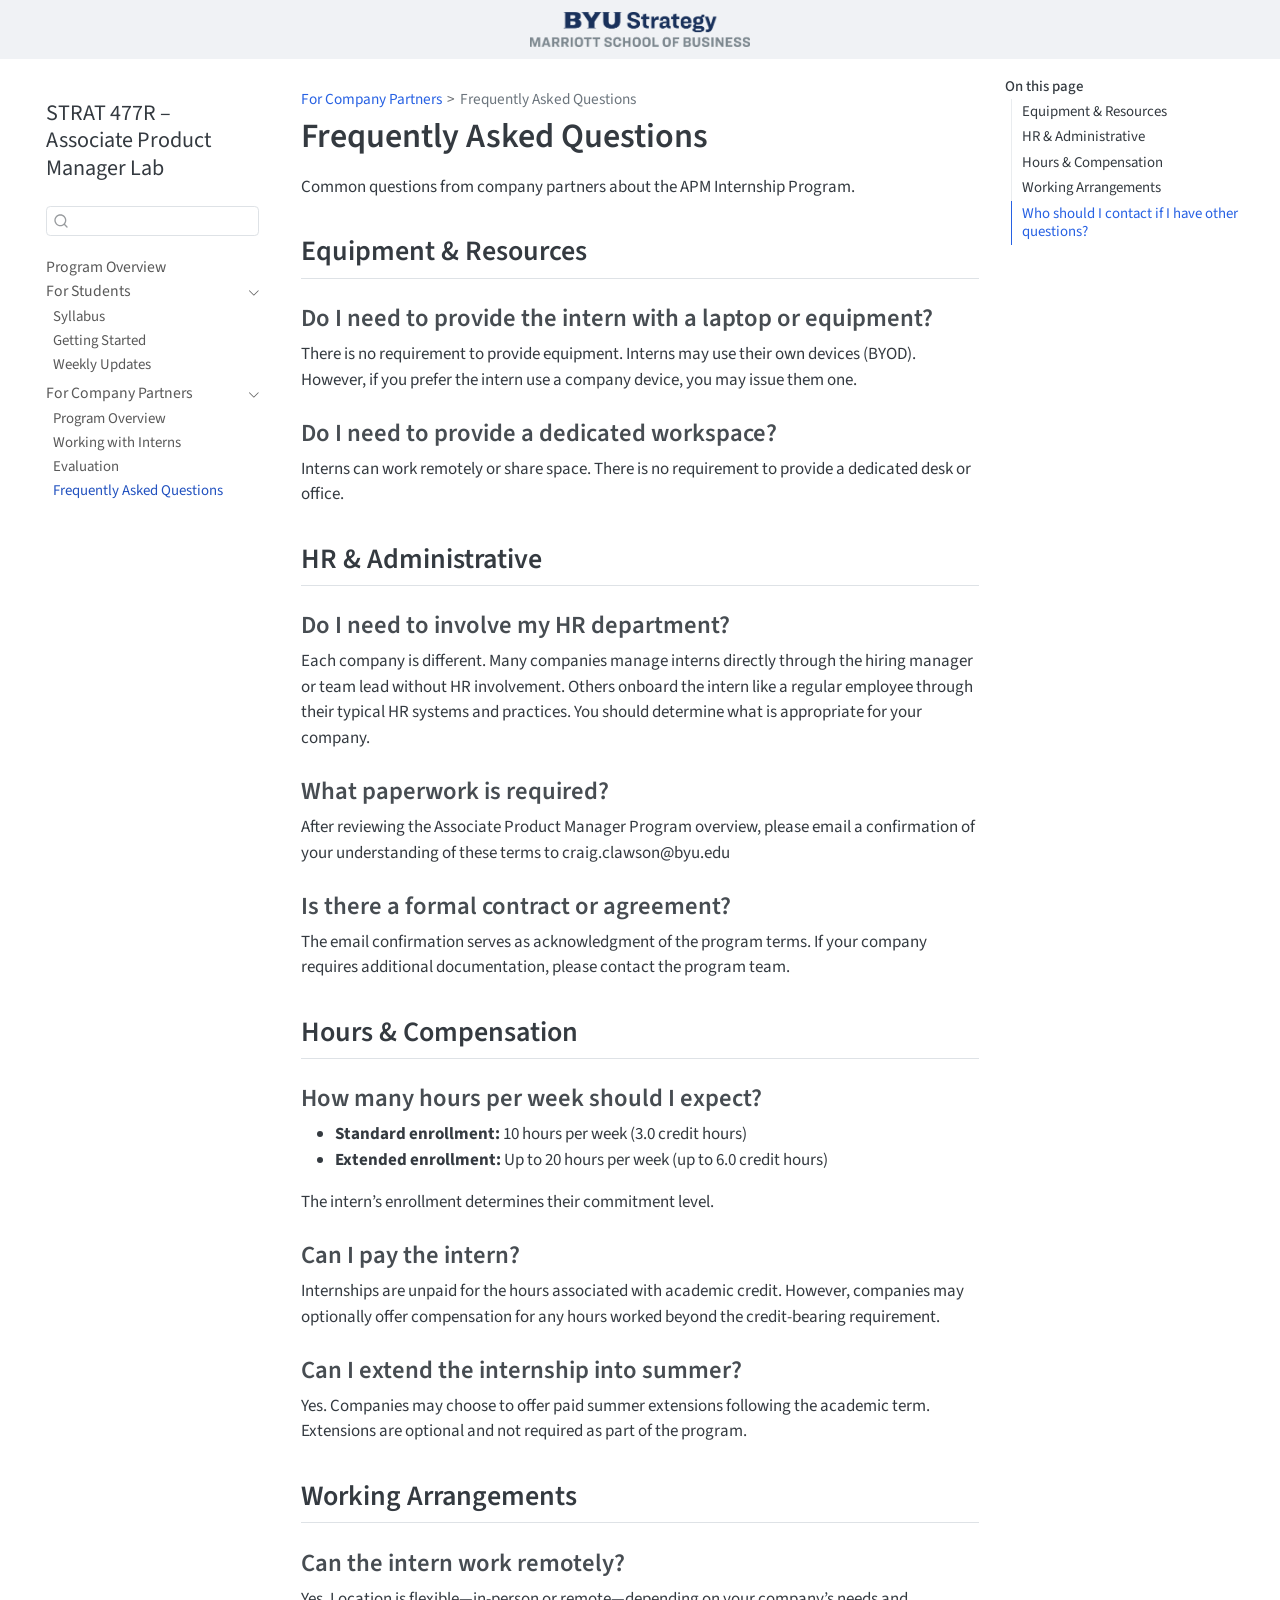
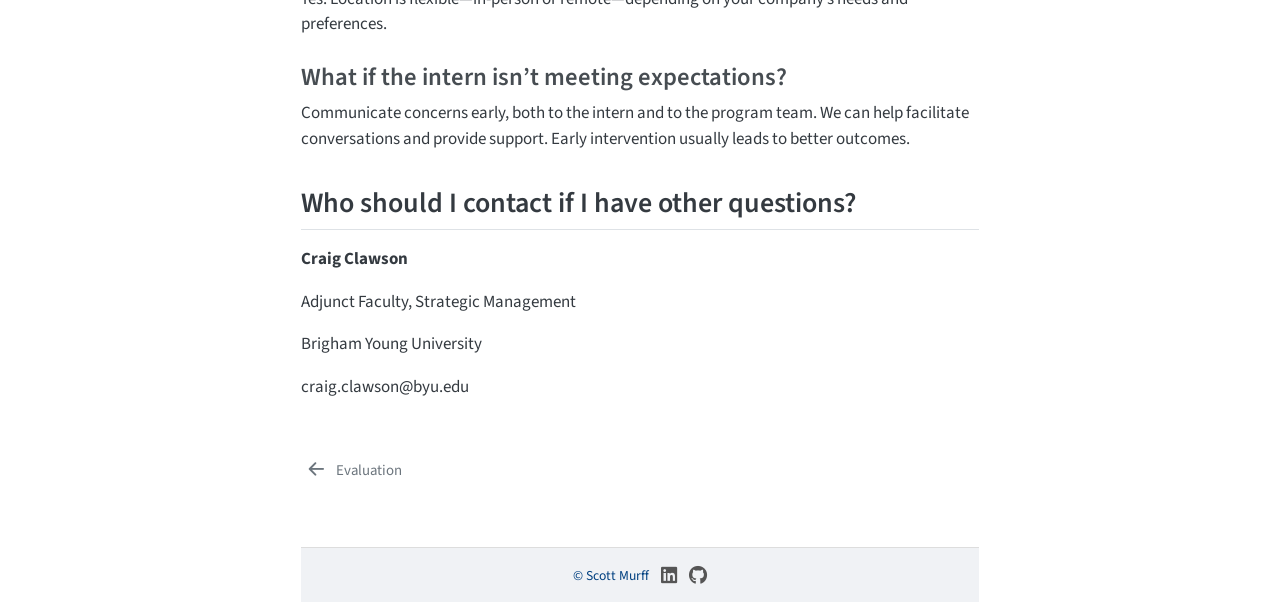
<file: docs/partners/04-faq.html>
<!DOCTYPE html>
<html xmlns="http://www.w3.org/1999/xhtml" lang="en" xml:lang="en"><head>

<meta charset="utf-8">
<meta name="generator" content="quarto-1.8.25">

<meta name="viewport" content="width=device-width, initial-scale=1.0, user-scalable=yes">


<title>Frequently Asked Questions – STRAT 477R – Associate Product Manager Lab</title>
<style>
code{white-space: pre-wrap;}
span.smallcaps{font-variant: small-caps;}
div.columns{display: flex; gap: min(4vw, 1.5em);}
div.column{flex: auto; overflow-x: auto;}
div.hanging-indent{margin-left: 1.5em; text-indent: -1.5em;}
ul.task-list{list-style: none;}
ul.task-list li input[type="checkbox"] {
  width: 0.8em;
  margin: 0 0.8em 0.2em -1em; /* quarto-specific, see https://github.com/quarto-dev/quarto-cli/issues/4556 */ 
  vertical-align: middle;
}
</style>


<script src="../site_libs/quarto-nav/quarto-nav.js"></script>
<script src="../site_libs/quarto-nav/headroom.min.js"></script>
<script src="../site_libs/clipboard/clipboard.min.js"></script>
<script src="../site_libs/quarto-search/autocomplete.umd.js"></script>
<script src="../site_libs/quarto-search/fuse.min.js"></script>
<script src="../site_libs/quarto-search/quarto-search.js"></script>
<meta name="quarto:offset" content="../">
<link href="../partners/03-evaluation.html" rel="prev">
<link href="../images/favicon.svg" rel="icon" type="image/svg+xml">
<script src="../site_libs/quarto-html/quarto.js" type="module"></script>
<script src="../site_libs/quarto-html/tabsets/tabsets.js" type="module"></script>
<script src="../site_libs/quarto-html/axe/axe-check.js" type="module"></script>
<script src="../site_libs/quarto-html/popper.min.js"></script>
<script src="../site_libs/quarto-html/tippy.umd.min.js"></script>
<script src="../site_libs/quarto-html/anchor.min.js"></script>
<link href="../site_libs/quarto-html/tippy.css" rel="stylesheet">
<link href="../site_libs/quarto-html/quarto-syntax-highlighting-7b89279ff1a6dce999919e0e67d4d9ec.css" rel="stylesheet" id="quarto-text-highlighting-styles">
<script src="../site_libs/bootstrap/bootstrap.min.js"></script>
<link href="../site_libs/bootstrap/bootstrap-icons.css" rel="stylesheet">
<link href="../site_libs/bootstrap/bootstrap-27c261d06b905028a18691de25d09dde.min.css" rel="stylesheet" append-hash="true" id="quarto-bootstrap" data-mode="light">
<script id="quarto-search-options" type="application/json">{
  "location": "sidebar",
  "copy-button": false,
  "collapse-after": 3,
  "panel-placement": "start",
  "type": "textbox",
  "limit": 50,
  "keyboard-shortcut": [
    "f",
    "/",
    "s"
  ],
  "show-item-context": false,
  "language": {
    "search-no-results-text": "No results",
    "search-matching-documents-text": "matching documents",
    "search-copy-link-title": "Copy link to search",
    "search-hide-matches-text": "Hide additional matches",
    "search-more-match-text": "more match in this document",
    "search-more-matches-text": "more matches in this document",
    "search-clear-button-title": "Clear",
    "search-text-placeholder": "",
    "search-detached-cancel-button-title": "Cancel",
    "search-submit-button-title": "Submit",
    "search-label": "Search"
  }
}</script>
</head><body class="nav-sidebar floating quarto-light"><header class="book-header-banner">
  <a href="https://byu-strategy.github.io/program-guide/" target="_blank">
    <img src="https://byu-strategy.github.io/apm-lab/images/strat-logo.png" alt="BYU Strategy - Marriott School of Business">
  </a>
</header>

<!-- Google tag (gtag.js) -->
<script async="" src="https://www.googletagmanager.com/gtag/js?id=G-5TPMPSE4HZ"></script>
<script>
  window.dataLayer = window.dataLayer || [];
  function gtag(){dataLayer.push(arguments);}
  gtag('js', new Date());

  gtag('config', 'G-5TPMPSE4HZ');
</script>


<link rel="stylesheet" href="../styles.css">




<div id="quarto-search-results"></div>
  <header id="quarto-header" class="headroom fixed-top">
  <nav class="quarto-secondary-nav">
    <div class="container-fluid d-flex">
      <button type="button" class="quarto-btn-toggle btn" data-bs-toggle="collapse" role="button" data-bs-target=".quarto-sidebar-collapse-item" aria-controls="quarto-sidebar" aria-expanded="false" aria-label="Toggle sidebar navigation" onclick="if (window.quartoToggleHeadroom) { window.quartoToggleHeadroom(); }">
        <i class="bi bi-layout-text-sidebar-reverse"></i>
      </button>
        <nav class="quarto-page-breadcrumbs" aria-label="breadcrumb"><ol class="breadcrumb"><li class="breadcrumb-item"><a href="../partners/01-program-overview.html">For Company Partners</a></li><li class="breadcrumb-item"><a href="../partners/04-faq.html"><span class="chapter-title">Frequently Asked Questions</span></a></li></ol></nav>
        <a class="flex-grow-1" role="navigation" data-bs-toggle="collapse" data-bs-target=".quarto-sidebar-collapse-item" aria-controls="quarto-sidebar" aria-expanded="false" aria-label="Toggle sidebar navigation" onclick="if (window.quartoToggleHeadroom) { window.quartoToggleHeadroom(); }">      
        </a>
      <button type="button" class="btn quarto-search-button" aria-label="Search" onclick="window.quartoOpenSearch();">
        <i class="bi bi-search"></i>
      </button>
    </div>
  </nav>
</header>
<!-- content -->
<div id="quarto-content" class="quarto-container page-columns page-rows-contents page-layout-article">
<!-- sidebar -->
  <nav id="quarto-sidebar" class="sidebar collapse collapse-horizontal quarto-sidebar-collapse-item sidebar-navigation floating overflow-auto">
    <div class="pt-lg-2 mt-2 text-left sidebar-header sidebar-header-stacked">
      <a href="../index.html" class="sidebar-logo-link">
      </a>
    <div class="sidebar-title mb-0 py-0">
      <a href="../">STRAT 477R – Associate Product Manager Lab</a> 
    </div>
      </div>
        <div class="mt-2 flex-shrink-0 align-items-center">
        <div class="sidebar-search">
        <div id="quarto-search" class="" title="Search"></div>
        </div>
        </div>
    <div class="sidebar-menu-container"> 
    <ul class="list-unstyled mt-1">
        <li class="sidebar-item">
  <div class="sidebar-item-container"> 
  <a href="../index.html" class="sidebar-item-text sidebar-link"><span class="chapter-title">Program Overview</span></a>
  </div>
</li>
        <li class="sidebar-item sidebar-item-section">
      <div class="sidebar-item-container"> 
            <a class="sidebar-item-text sidebar-link text-start" data-bs-toggle="collapse" data-bs-target="#quarto-sidebar-section-1" role="navigation" aria-expanded="true">
 <span class="menu-text">For Students</span></a>
          <a class="sidebar-item-toggle text-start" data-bs-toggle="collapse" data-bs-target="#quarto-sidebar-section-1" role="navigation" aria-expanded="true" aria-label="Toggle section">
            <i class="bi bi-chevron-right ms-2"></i>
          </a> 
      </div>
      <ul id="quarto-sidebar-section-1" class="collapse list-unstyled sidebar-section depth1 show">  
          <li class="sidebar-item">
  <div class="sidebar-item-container"> 
  <a href="../students/01-syllabus.html" class="sidebar-item-text sidebar-link"><span class="chapter-title">Syllabus</span></a>
  </div>
</li>
          <li class="sidebar-item">
  <div class="sidebar-item-container"> 
  <a href="../students/02-getting-started.html" class="sidebar-item-text sidebar-link"><span class="chapter-title">Getting Started</span></a>
  </div>
</li>
          <li class="sidebar-item">
  <div class="sidebar-item-container"> 
  <a href="../students/03-weekly-updates.html" class="sidebar-item-text sidebar-link"><span class="chapter-title">Weekly Updates</span></a>
  </div>
</li>
      </ul>
  </li>
        <li class="sidebar-item sidebar-item-section">
      <div class="sidebar-item-container"> 
            <a class="sidebar-item-text sidebar-link text-start" data-bs-toggle="collapse" data-bs-target="#quarto-sidebar-section-2" role="navigation" aria-expanded="true">
 <span class="menu-text">For Company Partners</span></a>
          <a class="sidebar-item-toggle text-start" data-bs-toggle="collapse" data-bs-target="#quarto-sidebar-section-2" role="navigation" aria-expanded="true" aria-label="Toggle section">
            <i class="bi bi-chevron-right ms-2"></i>
          </a> 
      </div>
      <ul id="quarto-sidebar-section-2" class="collapse list-unstyled sidebar-section depth1 show">  
          <li class="sidebar-item">
  <div class="sidebar-item-container"> 
  <a href="../partners/01-program-overview.html" class="sidebar-item-text sidebar-link"><span class="chapter-title">Program Overview</span></a>
  </div>
</li>
          <li class="sidebar-item">
  <div class="sidebar-item-container"> 
  <a href="../partners/02-working-with-interns.html" class="sidebar-item-text sidebar-link"><span class="chapter-title">Working with Interns</span></a>
  </div>
</li>
          <li class="sidebar-item">
  <div class="sidebar-item-container"> 
  <a href="../partners/03-evaluation.html" class="sidebar-item-text sidebar-link"><span class="chapter-title">Evaluation</span></a>
  </div>
</li>
          <li class="sidebar-item">
  <div class="sidebar-item-container"> 
  <a href="../partners/04-faq.html" class="sidebar-item-text sidebar-link active"><span class="chapter-title">Frequently Asked Questions</span></a>
  </div>
</li>
      </ul>
  </li>
    </ul>
    </div>
</nav>
<div id="quarto-sidebar-glass" class="quarto-sidebar-collapse-item" data-bs-toggle="collapse" data-bs-target=".quarto-sidebar-collapse-item"></div>
<!-- margin-sidebar -->
    <div id="quarto-margin-sidebar" class="sidebar margin-sidebar">
        <nav id="TOC" role="doc-toc" class="toc-active">
    <h2 id="toc-title">On this page</h2>
   
  <ul>
  <li><a href="#equipment-resources" id="toc-equipment-resources" class="nav-link active" data-scroll-target="#equipment-resources">Equipment &amp; Resources</a>
  <ul class="collapse">
  <li><a href="#do-i-need-to-provide-the-intern-with-a-laptop-or-equipment" id="toc-do-i-need-to-provide-the-intern-with-a-laptop-or-equipment" class="nav-link" data-scroll-target="#do-i-need-to-provide-the-intern-with-a-laptop-or-equipment">Do I need to provide the intern with a laptop or equipment?</a></li>
  <li><a href="#do-i-need-to-provide-a-dedicated-workspace" id="toc-do-i-need-to-provide-a-dedicated-workspace" class="nav-link" data-scroll-target="#do-i-need-to-provide-a-dedicated-workspace">Do I need to provide a dedicated workspace?</a></li>
  </ul></li>
  <li><a href="#hr-administrative" id="toc-hr-administrative" class="nav-link" data-scroll-target="#hr-administrative">HR &amp; Administrative</a>
  <ul class="collapse">
  <li><a href="#do-i-need-to-involve-my-hr-department" id="toc-do-i-need-to-involve-my-hr-department" class="nav-link" data-scroll-target="#do-i-need-to-involve-my-hr-department">Do I need to involve my HR department?</a></li>
  <li><a href="#what-paperwork-is-required" id="toc-what-paperwork-is-required" class="nav-link" data-scroll-target="#what-paperwork-is-required">What paperwork is required?</a></li>
  <li><a href="#is-there-a-formal-contract-or-agreement" id="toc-is-there-a-formal-contract-or-agreement" class="nav-link" data-scroll-target="#is-there-a-formal-contract-or-agreement">Is there a formal contract or agreement?</a></li>
  </ul></li>
  <li><a href="#hours-compensation" id="toc-hours-compensation" class="nav-link" data-scroll-target="#hours-compensation">Hours &amp; Compensation</a>
  <ul class="collapse">
  <li><a href="#how-many-hours-per-week-should-i-expect" id="toc-how-many-hours-per-week-should-i-expect" class="nav-link" data-scroll-target="#how-many-hours-per-week-should-i-expect">How many hours per week should I expect?</a></li>
  <li><a href="#can-i-pay-the-intern" id="toc-can-i-pay-the-intern" class="nav-link" data-scroll-target="#can-i-pay-the-intern">Can I pay the intern?</a></li>
  <li><a href="#can-i-extend-the-internship-into-summer" id="toc-can-i-extend-the-internship-into-summer" class="nav-link" data-scroll-target="#can-i-extend-the-internship-into-summer">Can I extend the internship into summer?</a></li>
  </ul></li>
  <li><a href="#working-arrangements" id="toc-working-arrangements" class="nav-link" data-scroll-target="#working-arrangements">Working Arrangements</a>
  <ul class="collapse">
  <li><a href="#can-the-intern-work-remotely" id="toc-can-the-intern-work-remotely" class="nav-link" data-scroll-target="#can-the-intern-work-remotely">Can the intern work remotely?</a></li>
  <li><a href="#what-if-the-intern-isnt-meeting-expectations" id="toc-what-if-the-intern-isnt-meeting-expectations" class="nav-link" data-scroll-target="#what-if-the-intern-isnt-meeting-expectations">What if the intern isn’t meeting expectations?</a></li>
  </ul></li>
  <li><a href="#who-should-i-contact-if-i-have-other-questions" id="toc-who-should-i-contact-if-i-have-other-questions" class="nav-link" data-scroll-target="#who-should-i-contact-if-i-have-other-questions">Who should I contact if I have other questions?</a></li>
  </ul>
</nav>
    </div>
<!-- main -->
<main class="content" id="quarto-document-content">

<header id="title-block-header" class="quarto-title-block default"><nav class="quarto-page-breadcrumbs quarto-title-breadcrumbs d-none d-lg-block" aria-label="breadcrumb"><ol class="breadcrumb"><li class="breadcrumb-item"><a href="../partners/01-program-overview.html">For Company Partners</a></li><li class="breadcrumb-item"><a href="../partners/04-faq.html"><span class="chapter-title">Frequently Asked Questions</span></a></li></ol></nav>
<div class="quarto-title">
<h1 class="title"><span class="chapter-title">Frequently Asked Questions</span></h1>
</div>



<div class="quarto-title-meta">

    
  
    
  </div>
  


</header>


<p>Common questions from company partners about the APM Internship Program.</p>
<section id="equipment-resources" class="level2">
<h2 class="anchored" data-anchor-id="equipment-resources">Equipment &amp; Resources</h2>
<section id="do-i-need-to-provide-the-intern-with-a-laptop-or-equipment" class="level3">
<h3 class="anchored" data-anchor-id="do-i-need-to-provide-the-intern-with-a-laptop-or-equipment">Do I need to provide the intern with a laptop or equipment?</h3>
<p>There is no requirement to provide equipment. Interns may use their own devices (BYOD). However, if you prefer the intern use a company device, you may issue them one.</p>
</section>
<section id="do-i-need-to-provide-a-dedicated-workspace" class="level3">
<h3 class="anchored" data-anchor-id="do-i-need-to-provide-a-dedicated-workspace">Do I need to provide a dedicated workspace?</h3>
<p>Interns can work remotely or share space. There is no requirement to provide a dedicated desk or office.</p>
</section>
</section>
<section id="hr-administrative" class="level2">
<h2 class="anchored" data-anchor-id="hr-administrative">HR &amp; Administrative</h2>
<section id="do-i-need-to-involve-my-hr-department" class="level3">
<h3 class="anchored" data-anchor-id="do-i-need-to-involve-my-hr-department">Do I need to involve my HR department?</h3>
<p>Each company is different. Many companies manage interns directly through the hiring manager or team lead without HR involvement. Others onboard the intern like a regular employee through their typical HR systems and practices. You should determine what is appropriate for your company.</p>
</section>
<section id="what-paperwork-is-required" class="level3">
<h3 class="anchored" data-anchor-id="what-paperwork-is-required">What paperwork is required?</h3>
<p>After reviewing the Associate Product Manager Program overview, please email a confirmation of your understanding of these terms to craig.clawson@byu.edu</p>
</section>
<section id="is-there-a-formal-contract-or-agreement" class="level3">
<h3 class="anchored" data-anchor-id="is-there-a-formal-contract-or-agreement">Is there a formal contract or agreement?</h3>
<p>The email confirmation serves as acknowledgment of the program terms. If your company requires additional documentation, please contact the program team.</p>
</section>
</section>
<section id="hours-compensation" class="level2">
<h2 class="anchored" data-anchor-id="hours-compensation">Hours &amp; Compensation</h2>
<section id="how-many-hours-per-week-should-i-expect" class="level3">
<h3 class="anchored" data-anchor-id="how-many-hours-per-week-should-i-expect">How many hours per week should I expect?</h3>
<ul>
<li><strong>Standard enrollment:</strong> 10 hours per week (3.0 credit hours)</li>
<li><strong>Extended enrollment:</strong> Up to 20 hours per week (up to 6.0 credit hours)</li>
</ul>
<p>The intern’s enrollment determines their commitment level.</p>
</section>
<section id="can-i-pay-the-intern" class="level3">
<h3 class="anchored" data-anchor-id="can-i-pay-the-intern">Can I pay the intern?</h3>
<p>Internships are unpaid for the hours associated with academic credit. However, companies may optionally offer compensation for any hours worked beyond the credit-bearing requirement.</p>
</section>
<section id="can-i-extend-the-internship-into-summer" class="level3">
<h3 class="anchored" data-anchor-id="can-i-extend-the-internship-into-summer">Can I extend the internship into summer?</h3>
<p>Yes. Companies may choose to offer paid summer extensions following the academic term. Extensions are optional and not required as part of the program.</p>
</section>
</section>
<section id="working-arrangements" class="level2">
<h2 class="anchored" data-anchor-id="working-arrangements">Working Arrangements</h2>
<section id="can-the-intern-work-remotely" class="level3">
<h3 class="anchored" data-anchor-id="can-the-intern-work-remotely">Can the intern work remotely?</h3>
<p>Yes. Location is flexible—in-person or remote—depending on your company’s needs and preferences.</p>
</section>
<section id="what-if-the-intern-isnt-meeting-expectations" class="level3">
<h3 class="anchored" data-anchor-id="what-if-the-intern-isnt-meeting-expectations">What if the intern isn’t meeting expectations?</h3>
<p>Communicate concerns early, both to the intern and to the program team. We can help facilitate conversations and provide support. Early intervention usually leads to better outcomes.</p>
</section>
</section>
<section id="who-should-i-contact-if-i-have-other-questions" class="level2">
<h2 class="anchored" data-anchor-id="who-should-i-contact-if-i-have-other-questions">Who should I contact if I have other questions?</h2>
<p><strong>Craig Clawson</strong></p>
<p>Adjunct Faculty, Strategic Management</p>
<p>Brigham Young University</p>
<p>craig.clawson@byu.edu</p>


</section>

</main> <!-- /main -->
<link rel="stylesheet" href="https://cdnjs.cloudflare.com/ajax/libs/font-awesome/6.5.1/css/all.min.css">

<footer class="book-footer">
  <div class="footer-content">
    <div class="footer-text">
      <a href="https://www.scottmurff.org" target="_blank">© Scott Murff</a>
    </div>
    <div class="footer-icons">
      <a href="https://www.linkedin.com/in/scottdmurff" target="_blank" title="LinkedIn">
        <i class="fab fa-linkedin"></i>
      </a>
      <a href="https://github.com/sdmurff" target="_blank" title="GitHub">
        <i class="fab fa-github"></i>
      </a>
    </div>
  </div>
</footer>
<script id="quarto-html-after-body" type="application/javascript">
  window.document.addEventListener("DOMContentLoaded", function (event) {
    const icon = "";
    const anchorJS = new window.AnchorJS();
    anchorJS.options = {
      placement: 'right',
      icon: icon
    };
    anchorJS.add('.anchored');
    const isCodeAnnotation = (el) => {
      for (const clz of el.classList) {
        if (clz.startsWith('code-annotation-')) {                     
          return true;
        }
      }
      return false;
    }
    const onCopySuccess = function(e) {
      // button target
      const button = e.trigger;
      // don't keep focus
      button.blur();
      // flash "checked"
      button.classList.add('code-copy-button-checked');
      var currentTitle = button.getAttribute("title");
      button.setAttribute("title", "Copied!");
      let tooltip;
      if (window.bootstrap) {
        button.setAttribute("data-bs-toggle", "tooltip");
        button.setAttribute("data-bs-placement", "left");
        button.setAttribute("data-bs-title", "Copied!");
        tooltip = new bootstrap.Tooltip(button, 
          { trigger: "manual", 
            customClass: "code-copy-button-tooltip",
            offset: [0, -8]});
        tooltip.show();    
      }
      setTimeout(function() {
        if (tooltip) {
          tooltip.hide();
          button.removeAttribute("data-bs-title");
          button.removeAttribute("data-bs-toggle");
          button.removeAttribute("data-bs-placement");
        }
        button.setAttribute("title", currentTitle);
        button.classList.remove('code-copy-button-checked');
      }, 1000);
      // clear code selection
      e.clearSelection();
    }
    const getTextToCopy = function(trigger) {
      const outerScaffold = trigger.parentElement.cloneNode(true);
      const codeEl = outerScaffold.querySelector('code');
      for (const childEl of codeEl.children) {
        if (isCodeAnnotation(childEl)) {
          childEl.remove();
        }
      }
      return codeEl.innerText;
    }
    const clipboard = new window.ClipboardJS('.code-copy-button:not([data-in-quarto-modal])', {
      text: getTextToCopy
    });
    clipboard.on('success', onCopySuccess);
    if (window.document.getElementById('quarto-embedded-source-code-modal')) {
      const clipboardModal = new window.ClipboardJS('.code-copy-button[data-in-quarto-modal]', {
        text: getTextToCopy,
        container: window.document.getElementById('quarto-embedded-source-code-modal')
      });
      clipboardModal.on('success', onCopySuccess);
    }
      var localhostRegex = new RegExp(/^(?:http|https):\/\/localhost\:?[0-9]*\//);
      var mailtoRegex = new RegExp(/^mailto:/);
        var filterRegex = new RegExp('/' + window.location.host + '/');
      var isInternal = (href) => {
          return filterRegex.test(href) || localhostRegex.test(href) || mailtoRegex.test(href);
      }
      // Inspect non-navigation links and adorn them if external
     var links = window.document.querySelectorAll('a[href]:not(.nav-link):not(.navbar-brand):not(.toc-action):not(.sidebar-link):not(.sidebar-item-toggle):not(.pagination-link):not(.no-external):not([aria-hidden]):not(.dropdown-item):not(.quarto-navigation-tool):not(.about-link)');
      for (var i=0; i<links.length; i++) {
        const link = links[i];
        if (!isInternal(link.href)) {
          // undo the damage that might have been done by quarto-nav.js in the case of
          // links that we want to consider external
          if (link.dataset.originalHref !== undefined) {
            link.href = link.dataset.originalHref;
          }
        }
      }
    function tippyHover(el, contentFn, onTriggerFn, onUntriggerFn) {
      const config = {
        allowHTML: true,
        maxWidth: 500,
        delay: 100,
        arrow: false,
        appendTo: function(el) {
            return el.parentElement;
        },
        interactive: true,
        interactiveBorder: 10,
        theme: 'quarto',
        placement: 'bottom-start',
      };
      if (contentFn) {
        config.content = contentFn;
      }
      if (onTriggerFn) {
        config.onTrigger = onTriggerFn;
      }
      if (onUntriggerFn) {
        config.onUntrigger = onUntriggerFn;
      }
      window.tippy(el, config); 
    }
    const noterefs = window.document.querySelectorAll('a[role="doc-noteref"]');
    for (var i=0; i<noterefs.length; i++) {
      const ref = noterefs[i];
      tippyHover(ref, function() {
        // use id or data attribute instead here
        let href = ref.getAttribute('data-footnote-href') || ref.getAttribute('href');
        try { href = new URL(href).hash; } catch {}
        const id = href.replace(/^#\/?/, "");
        const note = window.document.getElementById(id);
        if (note) {
          return note.innerHTML;
        } else {
          return "";
        }
      });
    }
    const xrefs = window.document.querySelectorAll('a.quarto-xref');
    const processXRef = (id, note) => {
      // Strip column container classes
      const stripColumnClz = (el) => {
        el.classList.remove("page-full", "page-columns");
        if (el.children) {
          for (const child of el.children) {
            stripColumnClz(child);
          }
        }
      }
      stripColumnClz(note)
      if (id === null || id.startsWith('sec-')) {
        // Special case sections, only their first couple elements
        const container = document.createElement("div");
        if (note.children && note.children.length > 2) {
          container.appendChild(note.children[0].cloneNode(true));
          for (let i = 1; i < note.children.length; i++) {
            const child = note.children[i];
            if (child.tagName === "P" && child.innerText === "") {
              continue;
            } else {
              container.appendChild(child.cloneNode(true));
              break;
            }
          }
          if (window.Quarto?.typesetMath) {
            window.Quarto.typesetMath(container);
          }
          return container.innerHTML
        } else {
          if (window.Quarto?.typesetMath) {
            window.Quarto.typesetMath(note);
          }
          return note.innerHTML;
        }
      } else {
        // Remove any anchor links if they are present
        const anchorLink = note.querySelector('a.anchorjs-link');
        if (anchorLink) {
          anchorLink.remove();
        }
        if (window.Quarto?.typesetMath) {
          window.Quarto.typesetMath(note);
        }
        if (note.classList.contains("callout")) {
          return note.outerHTML;
        } else {
          return note.innerHTML;
        }
      }
    }
    for (var i=0; i<xrefs.length; i++) {
      const xref = xrefs[i];
      tippyHover(xref, undefined, function(instance) {
        instance.disable();
        let url = xref.getAttribute('href');
        let hash = undefined; 
        if (url.startsWith('#')) {
          hash = url;
        } else {
          try { hash = new URL(url).hash; } catch {}
        }
        if (hash) {
          const id = hash.replace(/^#\/?/, "");
          const note = window.document.getElementById(id);
          if (note !== null) {
            try {
              const html = processXRef(id, note.cloneNode(true));
              instance.setContent(html);
            } finally {
              instance.enable();
              instance.show();
            }
          } else {
            // See if we can fetch this
            fetch(url.split('#')[0])
            .then(res => res.text())
            .then(html => {
              const parser = new DOMParser();
              const htmlDoc = parser.parseFromString(html, "text/html");
              const note = htmlDoc.getElementById(id);
              if (note !== null) {
                const html = processXRef(id, note);
                instance.setContent(html);
              } 
            }).finally(() => {
              instance.enable();
              instance.show();
            });
          }
        } else {
          // See if we can fetch a full url (with no hash to target)
          // This is a special case and we should probably do some content thinning / targeting
          fetch(url)
          .then(res => res.text())
          .then(html => {
            const parser = new DOMParser();
            const htmlDoc = parser.parseFromString(html, "text/html");
            const note = htmlDoc.querySelector('main.content');
            if (note !== null) {
              // This should only happen for chapter cross references
              // (since there is no id in the URL)
              // remove the first header
              if (note.children.length > 0 && note.children[0].tagName === "HEADER") {
                note.children[0].remove();
              }
              const html = processXRef(null, note);
              instance.setContent(html);
            } 
          }).finally(() => {
            instance.enable();
            instance.show();
          });
        }
      }, function(instance) {
      });
    }
        let selectedAnnoteEl;
        const selectorForAnnotation = ( cell, annotation) => {
          let cellAttr = 'data-code-cell="' + cell + '"';
          let lineAttr = 'data-code-annotation="' +  annotation + '"';
          const selector = 'span[' + cellAttr + '][' + lineAttr + ']';
          return selector;
        }
        const selectCodeLines = (annoteEl) => {
          const doc = window.document;
          const targetCell = annoteEl.getAttribute("data-target-cell");
          const targetAnnotation = annoteEl.getAttribute("data-target-annotation");
          const annoteSpan = window.document.querySelector(selectorForAnnotation(targetCell, targetAnnotation));
          const lines = annoteSpan.getAttribute("data-code-lines").split(",");
          const lineIds = lines.map((line) => {
            return targetCell + "-" + line;
          })
          let top = null;
          let height = null;
          let parent = null;
          if (lineIds.length > 0) {
              //compute the position of the single el (top and bottom and make a div)
              const el = window.document.getElementById(lineIds[0]);
              top = el.offsetTop;
              height = el.offsetHeight;
              parent = el.parentElement.parentElement;
            if (lineIds.length > 1) {
              const lastEl = window.document.getElementById(lineIds[lineIds.length - 1]);
              const bottom = lastEl.offsetTop + lastEl.offsetHeight;
              height = bottom - top;
            }
            if (top !== null && height !== null && parent !== null) {
              // cook up a div (if necessary) and position it 
              let div = window.document.getElementById("code-annotation-line-highlight");
              if (div === null) {
                div = window.document.createElement("div");
                div.setAttribute("id", "code-annotation-line-highlight");
                div.style.position = 'absolute';
                parent.appendChild(div);
              }
              div.style.top = top - 2 + "px";
              div.style.height = height + 4 + "px";
              div.style.left = 0;
              let gutterDiv = window.document.getElementById("code-annotation-line-highlight-gutter");
              if (gutterDiv === null) {
                gutterDiv = window.document.createElement("div");
                gutterDiv.setAttribute("id", "code-annotation-line-highlight-gutter");
                gutterDiv.style.position = 'absolute';
                const codeCell = window.document.getElementById(targetCell);
                const gutter = codeCell.querySelector('.code-annotation-gutter');
                gutter.appendChild(gutterDiv);
              }
              gutterDiv.style.top = top - 2 + "px";
              gutterDiv.style.height = height + 4 + "px";
            }
            selectedAnnoteEl = annoteEl;
          }
        };
        const unselectCodeLines = () => {
          const elementsIds = ["code-annotation-line-highlight", "code-annotation-line-highlight-gutter"];
          elementsIds.forEach((elId) => {
            const div = window.document.getElementById(elId);
            if (div) {
              div.remove();
            }
          });
          selectedAnnoteEl = undefined;
        };
          // Handle positioning of the toggle
      window.addEventListener(
        "resize",
        throttle(() => {
          elRect = undefined;
          if (selectedAnnoteEl) {
            selectCodeLines(selectedAnnoteEl);
          }
        }, 10)
      );
      function throttle(fn, ms) {
      let throttle = false;
      let timer;
        return (...args) => {
          if(!throttle) { // first call gets through
              fn.apply(this, args);
              throttle = true;
          } else { // all the others get throttled
              if(timer) clearTimeout(timer); // cancel #2
              timer = setTimeout(() => {
                fn.apply(this, args);
                timer = throttle = false;
              }, ms);
          }
        };
      }
        // Attach click handler to the DT
        const annoteDls = window.document.querySelectorAll('dt[data-target-cell]');
        for (const annoteDlNode of annoteDls) {
          annoteDlNode.addEventListener('click', (event) => {
            const clickedEl = event.target;
            if (clickedEl !== selectedAnnoteEl) {
              unselectCodeLines();
              const activeEl = window.document.querySelector('dt[data-target-cell].code-annotation-active');
              if (activeEl) {
                activeEl.classList.remove('code-annotation-active');
              }
              selectCodeLines(clickedEl);
              clickedEl.classList.add('code-annotation-active');
            } else {
              // Unselect the line
              unselectCodeLines();
              clickedEl.classList.remove('code-annotation-active');
            }
          });
        }
    const findCites = (el) => {
      const parentEl = el.parentElement;
      if (parentEl) {
        const cites = parentEl.dataset.cites;
        if (cites) {
          return {
            el,
            cites: cites.split(' ')
          };
        } else {
          return findCites(el.parentElement)
        }
      } else {
        return undefined;
      }
    };
    var bibliorefs = window.document.querySelectorAll('a[role="doc-biblioref"]');
    for (var i=0; i<bibliorefs.length; i++) {
      const ref = bibliorefs[i];
      const citeInfo = findCites(ref);
      if (citeInfo) {
        tippyHover(citeInfo.el, function() {
          var popup = window.document.createElement('div');
          citeInfo.cites.forEach(function(cite) {
            var citeDiv = window.document.createElement('div');
            citeDiv.classList.add('hanging-indent');
            citeDiv.classList.add('csl-entry');
            var biblioDiv = window.document.getElementById('ref-' + cite);
            if (biblioDiv) {
              citeDiv.innerHTML = biblioDiv.innerHTML;
            }
            popup.appendChild(citeDiv);
          });
          return popup.innerHTML;
        });
      }
    }
  });
  </script>
<nav class="page-navigation">
  <div class="nav-page nav-page-previous">
      <a href="../partners/03-evaluation.html" class="pagination-link" aria-label="Evaluation">
        <i class="bi bi-arrow-left-short"></i> <span class="nav-page-text"><span class="chapter-title">Evaluation</span></span>
      </a>          
  </div>
  <div class="nav-page nav-page-next">
  </div>
</nav>
</div> <!-- /content -->




</body></html>
</file>
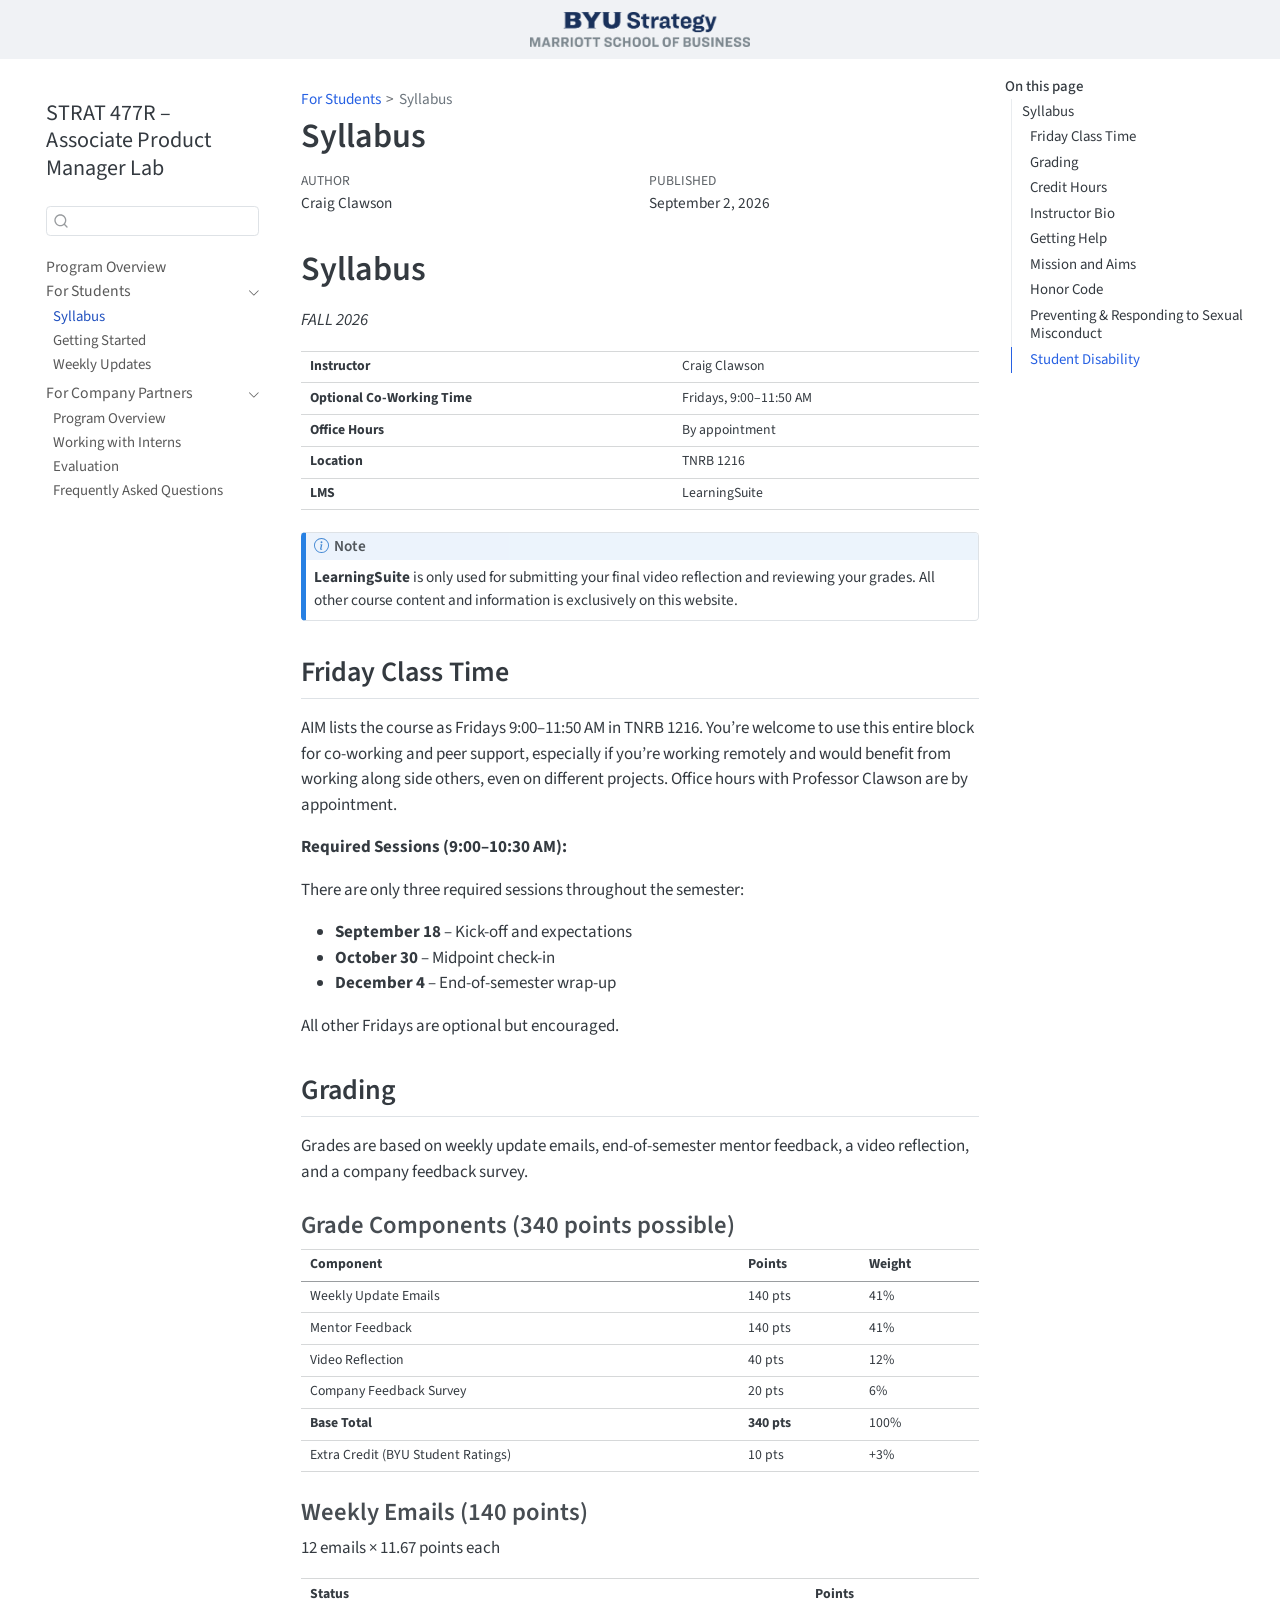
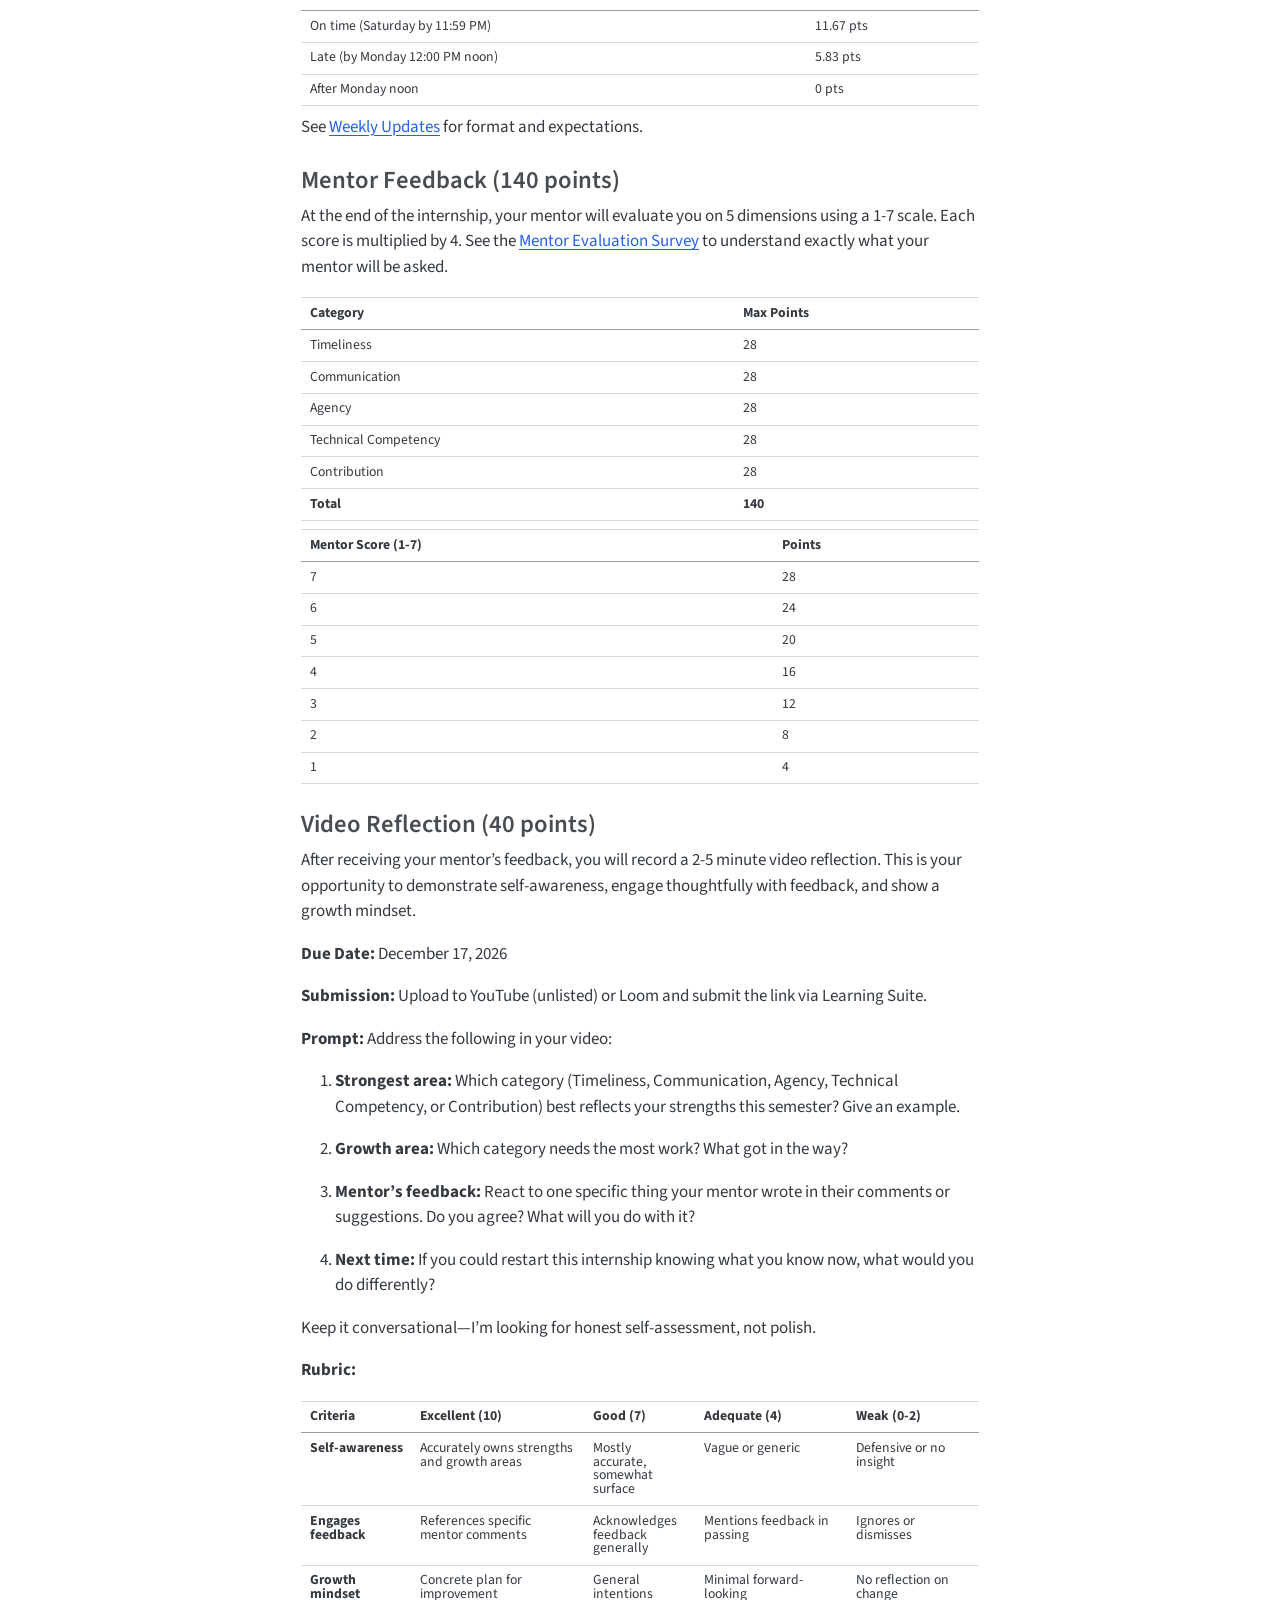
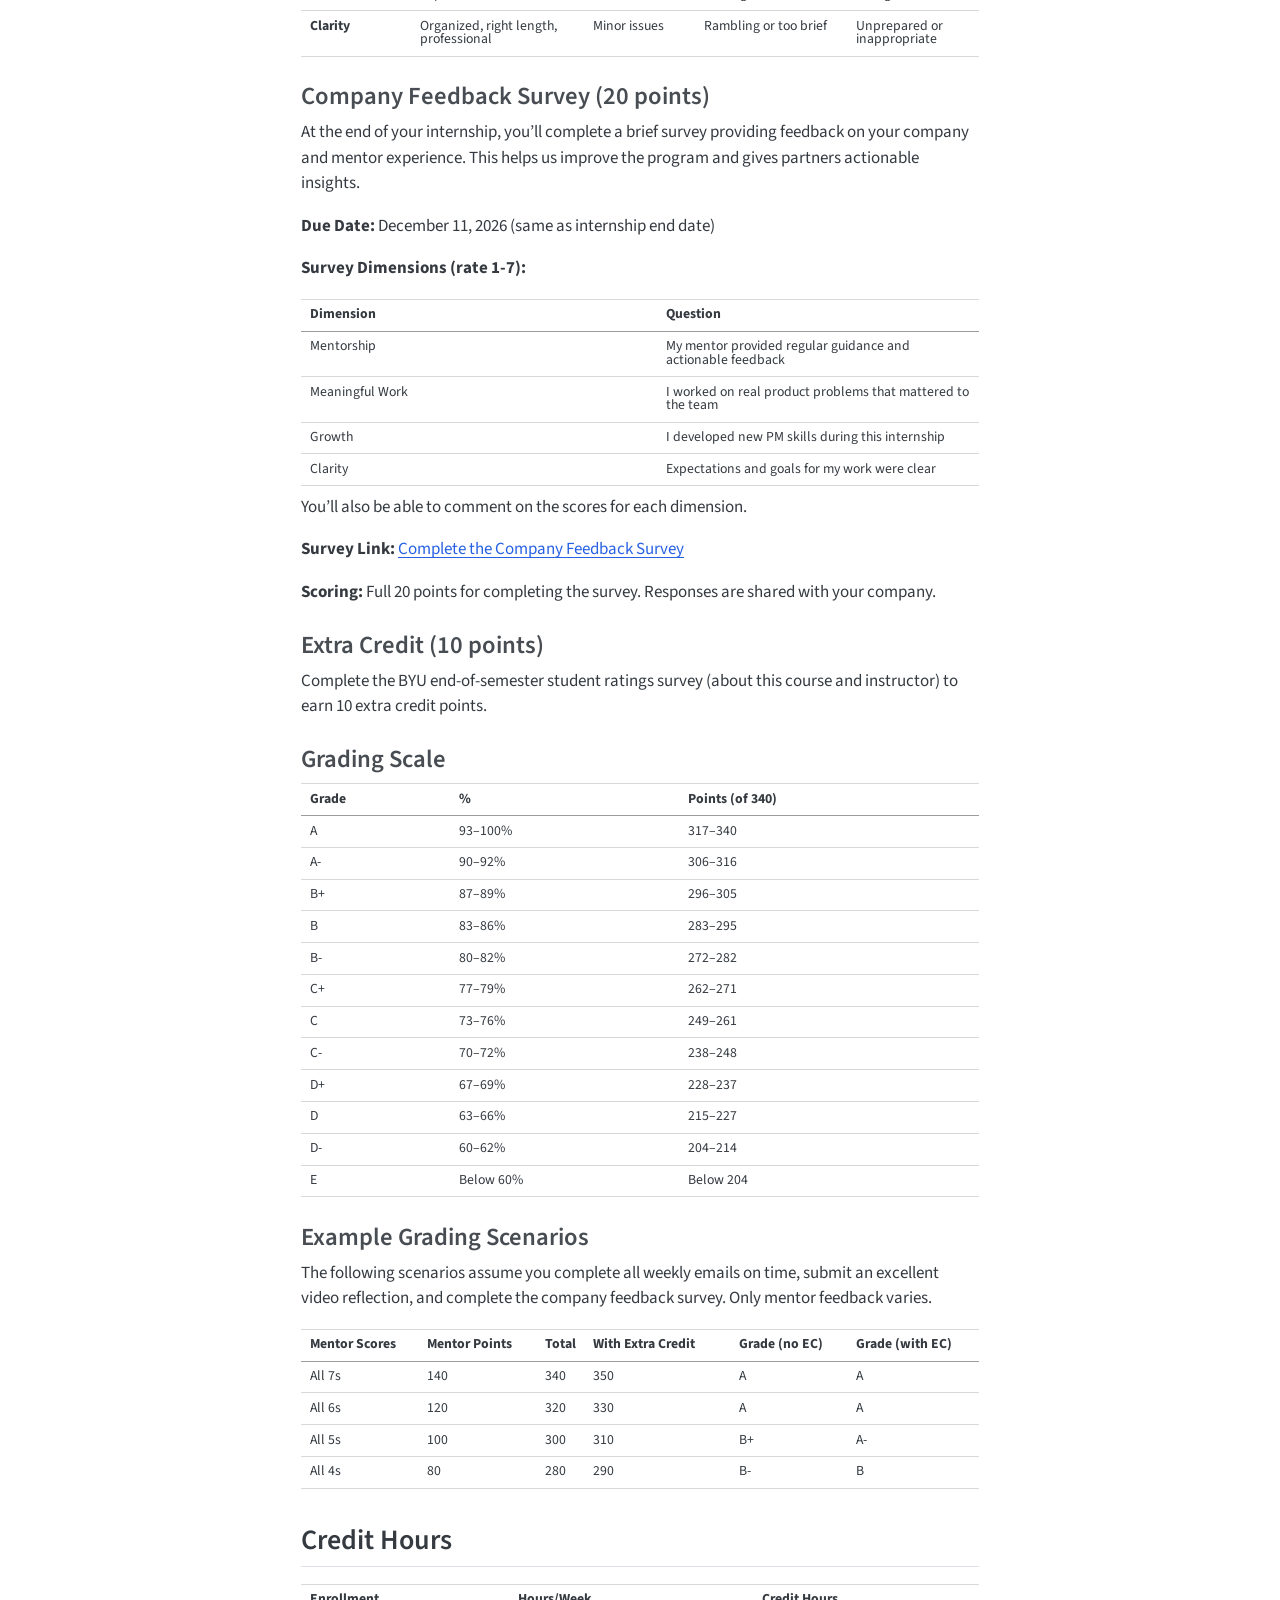
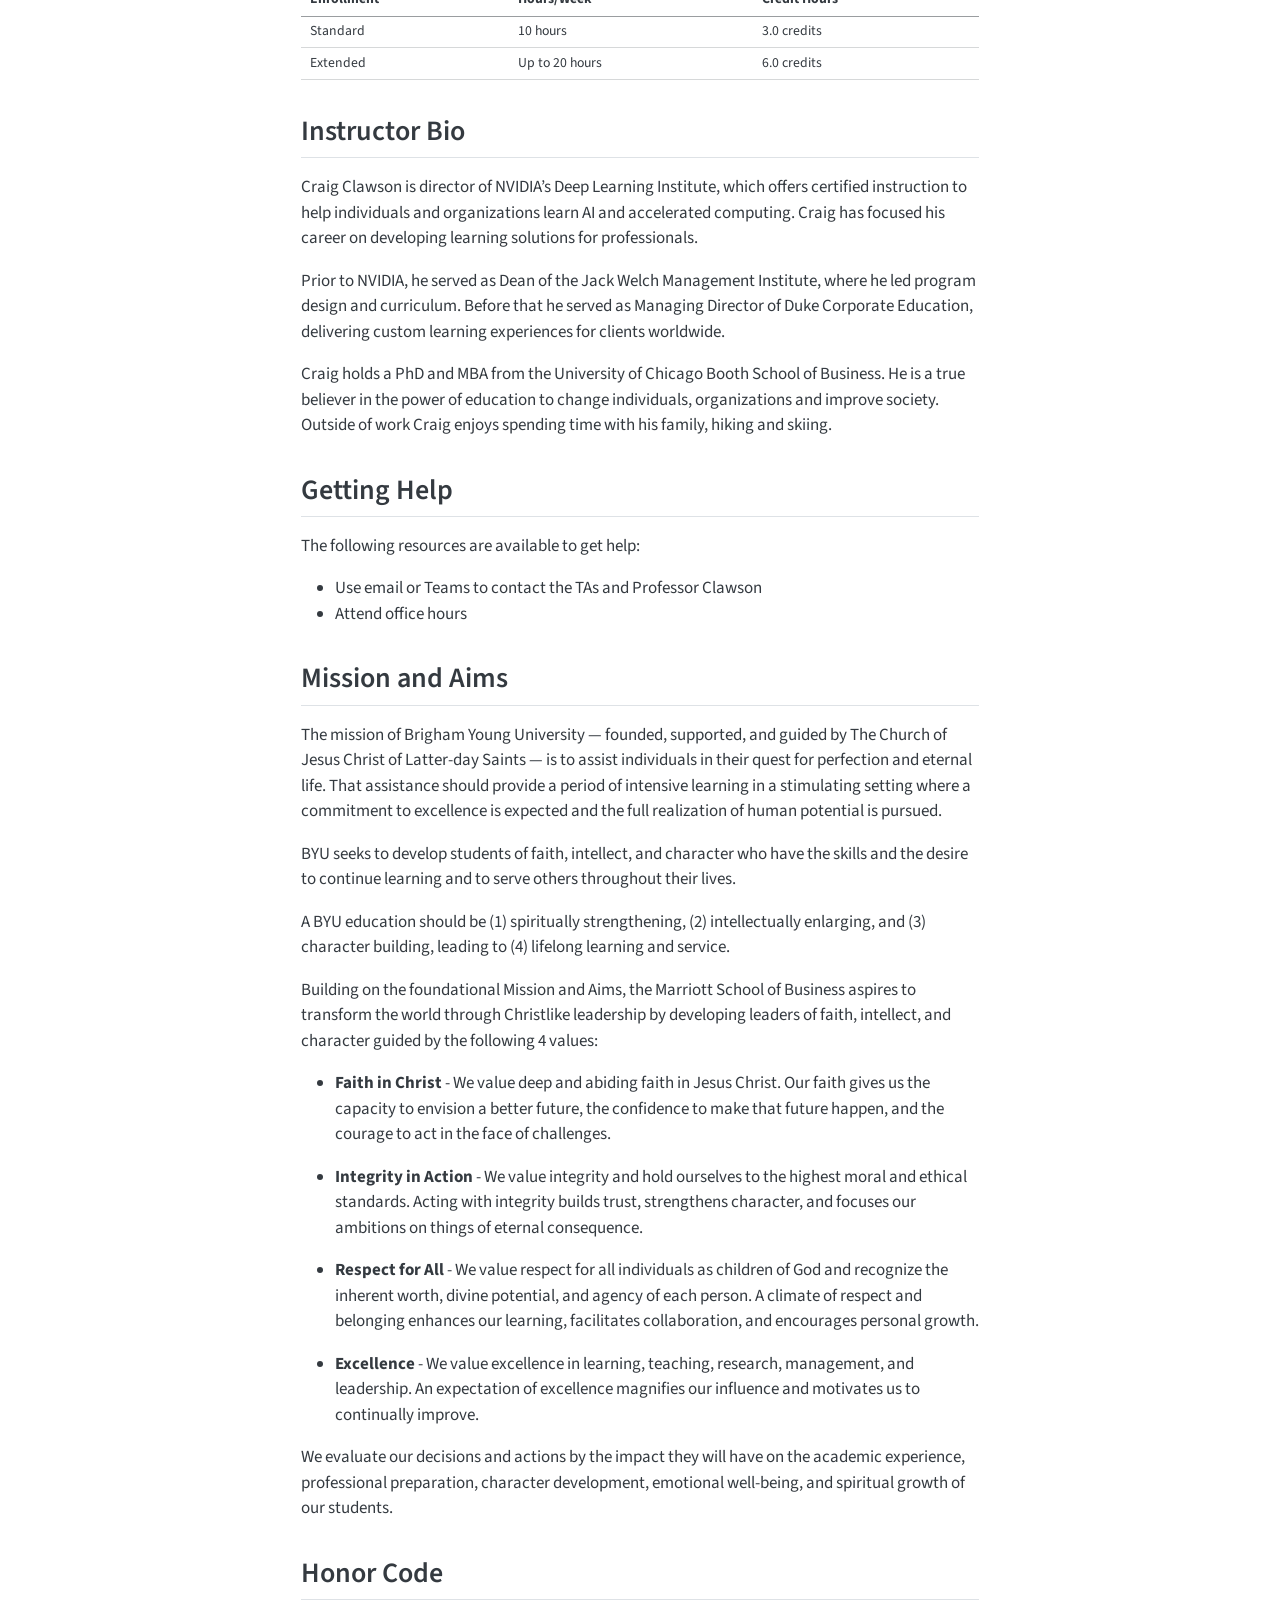
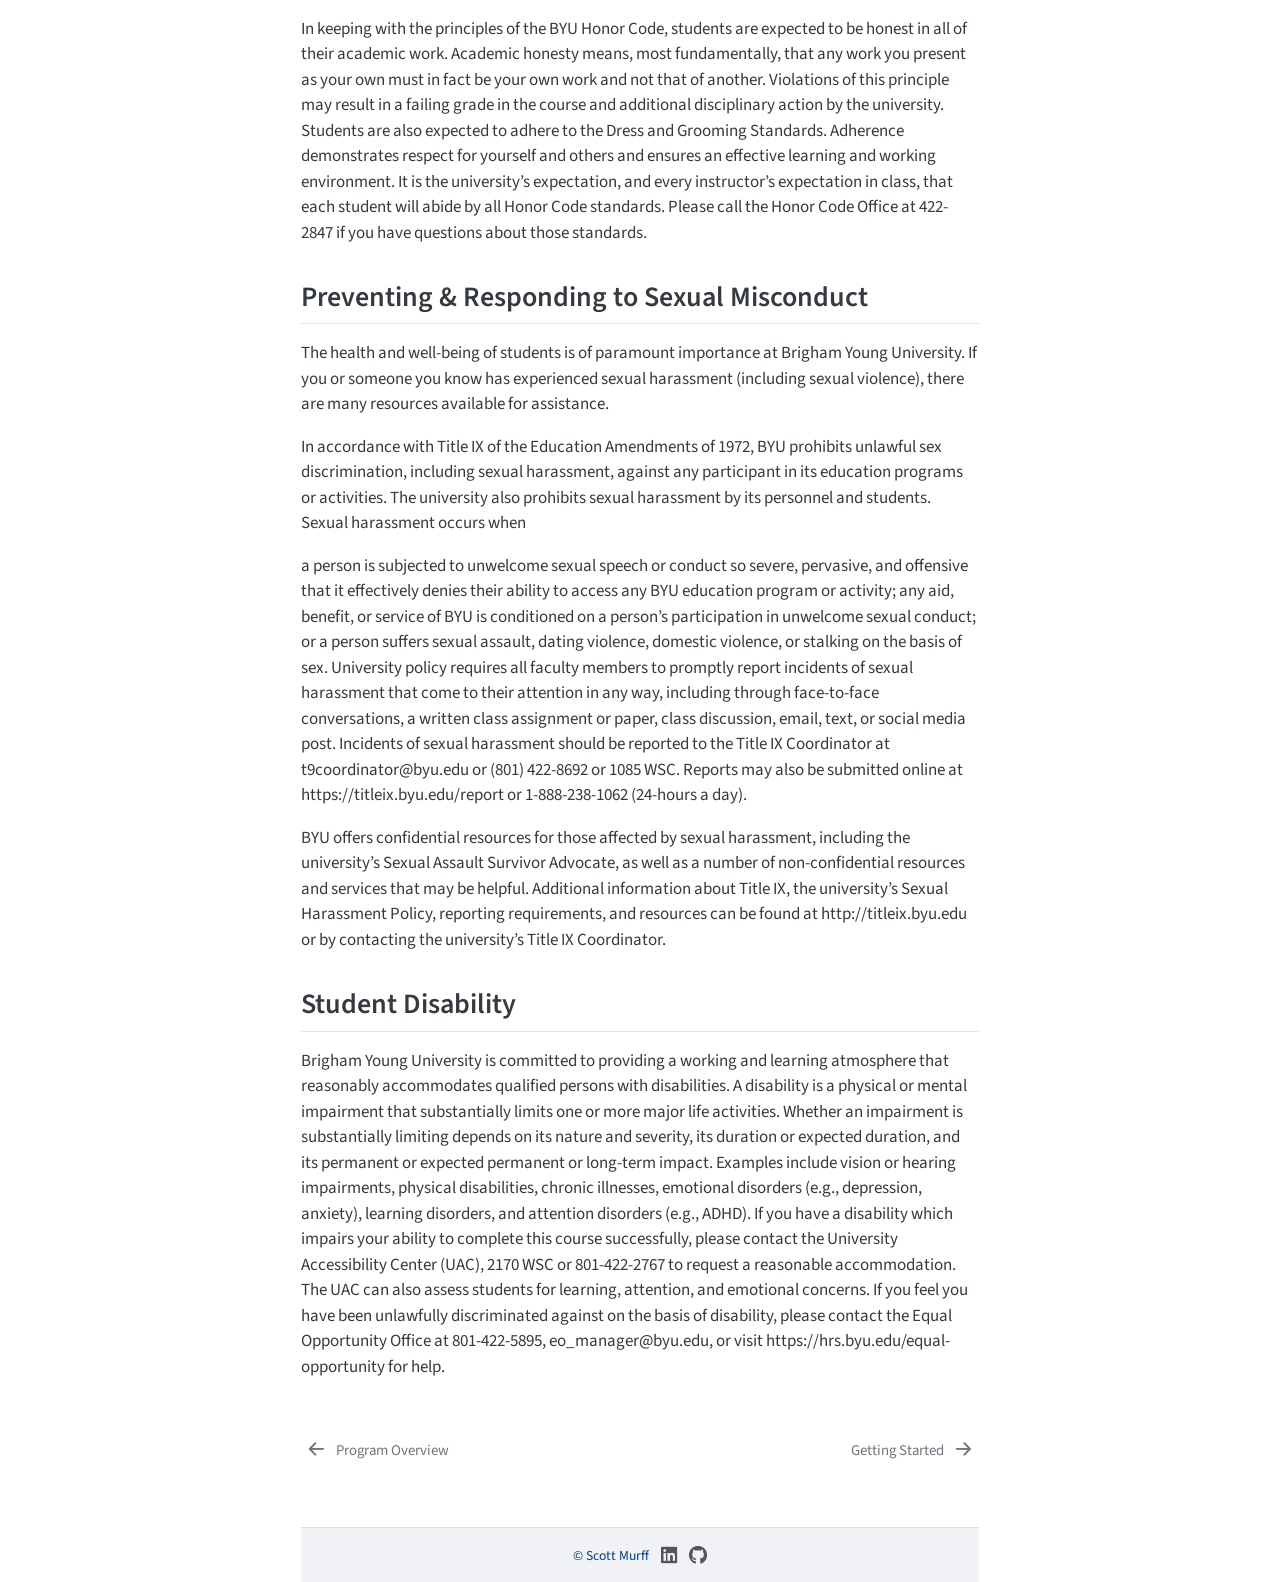
<file: docs/students/01-syllabus.html>
<!DOCTYPE html>
<html xmlns="http://www.w3.org/1999/xhtml" lang="en" xml:lang="en"><head>

<meta charset="utf-8">
<meta name="generator" content="quarto-1.8.25">

<meta name="viewport" content="width=device-width, initial-scale=1.0, user-scalable=yes">

<meta name="author" content="Craig Clawson">
<meta name="dcterms.date" content="2026-09-02">

<title>Syllabus – STRAT 477R – Associate Product Manager Lab</title>
<style>
code{white-space: pre-wrap;}
span.smallcaps{font-variant: small-caps;}
div.columns{display: flex; gap: min(4vw, 1.5em);}
div.column{flex: auto; overflow-x: auto;}
div.hanging-indent{margin-left: 1.5em; text-indent: -1.5em;}
ul.task-list{list-style: none;}
ul.task-list li input[type="checkbox"] {
  width: 0.8em;
  margin: 0 0.8em 0.2em -1em; /* quarto-specific, see https://github.com/quarto-dev/quarto-cli/issues/4556 */ 
  vertical-align: middle;
}
</style>


<script src="../site_libs/quarto-nav/quarto-nav.js"></script>
<script src="../site_libs/quarto-nav/headroom.min.js"></script>
<script src="../site_libs/clipboard/clipboard.min.js"></script>
<script src="../site_libs/quarto-search/autocomplete.umd.js"></script>
<script src="../site_libs/quarto-search/fuse.min.js"></script>
<script src="../site_libs/quarto-search/quarto-search.js"></script>
<meta name="quarto:offset" content="../">
<link href="../students/02-getting-started.html" rel="next">
<link href="../index.html" rel="prev">
<link href="../images/favicon.svg" rel="icon" type="image/svg+xml">
<script src="../site_libs/quarto-html/quarto.js" type="module"></script>
<script src="../site_libs/quarto-html/tabsets/tabsets.js" type="module"></script>
<script src="../site_libs/quarto-html/axe/axe-check.js" type="module"></script>
<script src="../site_libs/quarto-html/popper.min.js"></script>
<script src="../site_libs/quarto-html/tippy.umd.min.js"></script>
<script src="../site_libs/quarto-html/anchor.min.js"></script>
<link href="../site_libs/quarto-html/tippy.css" rel="stylesheet">
<link href="../site_libs/quarto-html/quarto-syntax-highlighting-7b89279ff1a6dce999919e0e67d4d9ec.css" rel="stylesheet" id="quarto-text-highlighting-styles">
<script src="../site_libs/bootstrap/bootstrap.min.js"></script>
<link href="../site_libs/bootstrap/bootstrap-icons.css" rel="stylesheet">
<link href="../site_libs/bootstrap/bootstrap-27c261d06b905028a18691de25d09dde.min.css" rel="stylesheet" append-hash="true" id="quarto-bootstrap" data-mode="light">
<script id="quarto-search-options" type="application/json">{
  "location": "sidebar",
  "copy-button": false,
  "collapse-after": 3,
  "panel-placement": "start",
  "type": "textbox",
  "limit": 50,
  "keyboard-shortcut": [
    "f",
    "/",
    "s"
  ],
  "show-item-context": false,
  "language": {
    "search-no-results-text": "No results",
    "search-matching-documents-text": "matching documents",
    "search-copy-link-title": "Copy link to search",
    "search-hide-matches-text": "Hide additional matches",
    "search-more-match-text": "more match in this document",
    "search-more-matches-text": "more matches in this document",
    "search-clear-button-title": "Clear",
    "search-text-placeholder": "",
    "search-detached-cancel-button-title": "Cancel",
    "search-submit-button-title": "Submit",
    "search-label": "Search"
  }
}</script>
</head><body class="nav-sidebar floating quarto-light"><header class="book-header-banner">
  <a href="https://byu-strategy.github.io/program-guide/" target="_blank">
    <img src="https://byu-strategy.github.io/apm-lab/images/strat-logo.png" alt="BYU Strategy - Marriott School of Business">
  </a>
</header>

<!-- Google tag (gtag.js) -->
<script async="" src="https://www.googletagmanager.com/gtag/js?id=G-5TPMPSE4HZ"></script>
<script>
  window.dataLayer = window.dataLayer || [];
  function gtag(){dataLayer.push(arguments);}
  gtag('js', new Date());

  gtag('config', 'G-5TPMPSE4HZ');
</script>


<link rel="stylesheet" href="../styles.css">




<div id="quarto-search-results"></div>
  <header id="quarto-header" class="headroom fixed-top">
  <nav class="quarto-secondary-nav">
    <div class="container-fluid d-flex">
      <button type="button" class="quarto-btn-toggle btn" data-bs-toggle="collapse" role="button" data-bs-target=".quarto-sidebar-collapse-item" aria-controls="quarto-sidebar" aria-expanded="false" aria-label="Toggle sidebar navigation" onclick="if (window.quartoToggleHeadroom) { window.quartoToggleHeadroom(); }">
        <i class="bi bi-layout-text-sidebar-reverse"></i>
      </button>
        <nav class="quarto-page-breadcrumbs" aria-label="breadcrumb"><ol class="breadcrumb"><li class="breadcrumb-item"><a href="../students/01-syllabus.html">For Students</a></li><li class="breadcrumb-item"><a href="../students/01-syllabus.html"><span class="chapter-title">Syllabus</span></a></li></ol></nav>
        <a class="flex-grow-1" role="navigation" data-bs-toggle="collapse" data-bs-target=".quarto-sidebar-collapse-item" aria-controls="quarto-sidebar" aria-expanded="false" aria-label="Toggle sidebar navigation" onclick="if (window.quartoToggleHeadroom) { window.quartoToggleHeadroom(); }">      
        </a>
      <button type="button" class="btn quarto-search-button" aria-label="Search" onclick="window.quartoOpenSearch();">
        <i class="bi bi-search"></i>
      </button>
    </div>
  </nav>
</header>
<!-- content -->
<div id="quarto-content" class="quarto-container page-columns page-rows-contents page-layout-article">
<!-- sidebar -->
  <nav id="quarto-sidebar" class="sidebar collapse collapse-horizontal quarto-sidebar-collapse-item sidebar-navigation floating overflow-auto">
    <div class="pt-lg-2 mt-2 text-left sidebar-header sidebar-header-stacked">
      <a href="../index.html" class="sidebar-logo-link">
      </a>
    <div class="sidebar-title mb-0 py-0">
      <a href="../">STRAT 477R – Associate Product Manager Lab</a> 
    </div>
      </div>
        <div class="mt-2 flex-shrink-0 align-items-center">
        <div class="sidebar-search">
        <div id="quarto-search" class="" title="Search"></div>
        </div>
        </div>
    <div class="sidebar-menu-container"> 
    <ul class="list-unstyled mt-1">
        <li class="sidebar-item">
  <div class="sidebar-item-container"> 
  <a href="../index.html" class="sidebar-item-text sidebar-link"><span class="chapter-title">Program Overview</span></a>
  </div>
</li>
        <li class="sidebar-item sidebar-item-section">
      <div class="sidebar-item-container"> 
            <a class="sidebar-item-text sidebar-link text-start" data-bs-toggle="collapse" data-bs-target="#quarto-sidebar-section-1" role="navigation" aria-expanded="true">
 <span class="menu-text">For Students</span></a>
          <a class="sidebar-item-toggle text-start" data-bs-toggle="collapse" data-bs-target="#quarto-sidebar-section-1" role="navigation" aria-expanded="true" aria-label="Toggle section">
            <i class="bi bi-chevron-right ms-2"></i>
          </a> 
      </div>
      <ul id="quarto-sidebar-section-1" class="collapse list-unstyled sidebar-section depth1 show">  
          <li class="sidebar-item">
  <div class="sidebar-item-container"> 
  <a href="../students/01-syllabus.html" class="sidebar-item-text sidebar-link active"><span class="chapter-title">Syllabus</span></a>
  </div>
</li>
          <li class="sidebar-item">
  <div class="sidebar-item-container"> 
  <a href="../students/02-getting-started.html" class="sidebar-item-text sidebar-link"><span class="chapter-title">Getting Started</span></a>
  </div>
</li>
          <li class="sidebar-item">
  <div class="sidebar-item-container"> 
  <a href="../students/03-weekly-updates.html" class="sidebar-item-text sidebar-link"><span class="chapter-title">Weekly Updates</span></a>
  </div>
</li>
      </ul>
  </li>
        <li class="sidebar-item sidebar-item-section">
      <div class="sidebar-item-container"> 
            <a class="sidebar-item-text sidebar-link text-start" data-bs-toggle="collapse" data-bs-target="#quarto-sidebar-section-2" role="navigation" aria-expanded="true">
 <span class="menu-text">For Company Partners</span></a>
          <a class="sidebar-item-toggle text-start" data-bs-toggle="collapse" data-bs-target="#quarto-sidebar-section-2" role="navigation" aria-expanded="true" aria-label="Toggle section">
            <i class="bi bi-chevron-right ms-2"></i>
          </a> 
      </div>
      <ul id="quarto-sidebar-section-2" class="collapse list-unstyled sidebar-section depth1 show">  
          <li class="sidebar-item">
  <div class="sidebar-item-container"> 
  <a href="../partners/01-program-overview.html" class="sidebar-item-text sidebar-link"><span class="chapter-title">Program Overview</span></a>
  </div>
</li>
          <li class="sidebar-item">
  <div class="sidebar-item-container"> 
  <a href="../partners/02-working-with-interns.html" class="sidebar-item-text sidebar-link"><span class="chapter-title">Working with Interns</span></a>
  </div>
</li>
          <li class="sidebar-item">
  <div class="sidebar-item-container"> 
  <a href="../partners/03-evaluation.html" class="sidebar-item-text sidebar-link"><span class="chapter-title">Evaluation</span></a>
  </div>
</li>
          <li class="sidebar-item">
  <div class="sidebar-item-container"> 
  <a href="../partners/04-faq.html" class="sidebar-item-text sidebar-link"><span class="chapter-title">Frequently Asked Questions</span></a>
  </div>
</li>
      </ul>
  </li>
    </ul>
    </div>
</nav>
<div id="quarto-sidebar-glass" class="quarto-sidebar-collapse-item" data-bs-toggle="collapse" data-bs-target=".quarto-sidebar-collapse-item"></div>
<!-- margin-sidebar -->
    <div id="quarto-margin-sidebar" class="sidebar margin-sidebar">
        <nav id="TOC" role="doc-toc" class="toc-active">
    <h2 id="toc-title">On this page</h2>
   
  <ul>
  <li><a href="#syllabus" id="toc-syllabus" class="nav-link active" data-scroll-target="#syllabus">Syllabus</a>
  <ul class="collapse">
  <li><a href="#friday-class-time" id="toc-friday-class-time" class="nav-link" data-scroll-target="#friday-class-time">Friday Class Time</a></li>
  <li><a href="#grading" id="toc-grading" class="nav-link" data-scroll-target="#grading">Grading</a>
  <ul class="collapse">
  <li><a href="#grade-components-340-points-possible" id="toc-grade-components-340-points-possible" class="nav-link" data-scroll-target="#grade-components-340-points-possible">Grade Components (340 points possible)</a></li>
  <li><a href="#weekly-emails-140-points" id="toc-weekly-emails-140-points" class="nav-link" data-scroll-target="#weekly-emails-140-points">Weekly Emails (140 points)</a></li>
  <li><a href="#mentor-feedback-140-points" id="toc-mentor-feedback-140-points" class="nav-link" data-scroll-target="#mentor-feedback-140-points">Mentor Feedback (140 points)</a></li>
  <li><a href="#video-reflection-40-points" id="toc-video-reflection-40-points" class="nav-link" data-scroll-target="#video-reflection-40-points">Video Reflection (40 points)</a></li>
  <li><a href="#company-feedback-survey-20-points" id="toc-company-feedback-survey-20-points" class="nav-link" data-scroll-target="#company-feedback-survey-20-points">Company Feedback Survey (20 points)</a></li>
  <li><a href="#extra-credit-10-points" id="toc-extra-credit-10-points" class="nav-link" data-scroll-target="#extra-credit-10-points">Extra Credit (10 points)</a></li>
  <li><a href="#grading-scale" id="toc-grading-scale" class="nav-link" data-scroll-target="#grading-scale">Grading Scale</a></li>
  <li><a href="#example-grading-scenarios" id="toc-example-grading-scenarios" class="nav-link" data-scroll-target="#example-grading-scenarios">Example Grading Scenarios</a></li>
  </ul></li>
  <li><a href="#credit-hours" id="toc-credit-hours" class="nav-link" data-scroll-target="#credit-hours">Credit Hours</a></li>
  <li><a href="#instructor-bio" id="toc-instructor-bio" class="nav-link" data-scroll-target="#instructor-bio">Instructor Bio</a></li>
  <li><a href="#getting-help" id="toc-getting-help" class="nav-link" data-scroll-target="#getting-help">Getting Help</a></li>
  <li><a href="#mission-and-aims" id="toc-mission-and-aims" class="nav-link" data-scroll-target="#mission-and-aims">Mission and Aims</a></li>
  <li><a href="#honor-code" id="toc-honor-code" class="nav-link" data-scroll-target="#honor-code">Honor Code</a></li>
  <li><a href="#preventing-responding-to-sexual-misconduct" id="toc-preventing-responding-to-sexual-misconduct" class="nav-link" data-scroll-target="#preventing-responding-to-sexual-misconduct">Preventing &amp; Responding to Sexual Misconduct</a></li>
  <li><a href="#student-disability" id="toc-student-disability" class="nav-link" data-scroll-target="#student-disability">Student Disability</a></li>
  </ul></li>
  </ul>
</nav>
    </div>
<!-- main -->
<main class="content" id="quarto-document-content">

<header id="title-block-header" class="quarto-title-block default"><nav class="quarto-page-breadcrumbs quarto-title-breadcrumbs d-none d-lg-block" aria-label="breadcrumb"><ol class="breadcrumb"><li class="breadcrumb-item"><a href="../students/01-syllabus.html">For Students</a></li><li class="breadcrumb-item"><a href="../students/01-syllabus.html"><span class="chapter-title">Syllabus</span></a></li></ol></nav>
<div class="quarto-title">
<h1 class="title"><span class="chapter-title">Syllabus</span></h1>
</div>



<div class="quarto-title-meta">

    <div>
    <div class="quarto-title-meta-heading">Author</div>
    <div class="quarto-title-meta-contents">
             <p>Craig Clawson </p>
          </div>
  </div>
    
    <div>
    <div class="quarto-title-meta-heading">Published</div>
    <div class="quarto-title-meta-contents">
      <p class="date">September 2, 2026</p>
    </div>
  </div>
  
    
  </div>
  


</header>


<section id="syllabus" class="level1">
<h1>Syllabus</h1>
<p><em>FALL 2026</em></p>
<table class="caption-top table">
<tbody>
<tr class="odd">
<td><strong>Instructor</strong></td>
<td>Craig Clawson</td>
</tr>
<tr class="even">
<td><strong>Optional Co-Working Time</strong></td>
<td>Fridays, 9:00–11:50 AM</td>
</tr>
<tr class="odd">
<td><strong>Office Hours</strong></td>
<td>By appointment</td>
</tr>
<tr class="even">
<td><strong>Location</strong></td>
<td>TNRB 1216</td>
</tr>
<tr class="odd">
<td><strong>LMS</strong></td>
<td>LearningSuite</td>
</tr>
</tbody>
</table>
<div class="callout callout-style-default callout-note callout-titled">
<div class="callout-header d-flex align-content-center">
<div class="callout-icon-container">
<i class="callout-icon"></i>
</div>
<div class="callout-title-container flex-fill">
Note
</div>
</div>
<div class="callout-body-container callout-body">
<p><strong>LearningSuite</strong> is only used for submitting your final video reflection and reviewing your grades. All other course content and information is exclusively on this website.</p>
</div>
</div>
<section id="friday-class-time" class="level2">
<h2 class="anchored" data-anchor-id="friday-class-time">Friday Class Time</h2>
<p>AIM lists the course as Fridays 9:00–11:50 AM in TNRB 1216. You’re welcome to use this entire block for co-working and peer support, especially if you’re working remotely and would benefit from working along side others, even on different projects. Office hours with Professor Clawson are by appointment.</p>
<p><strong>Required Sessions (9:00–10:30 AM):</strong></p>
<p>There are only three required sessions throughout the semester:</p>
<ul>
<li><strong>September 18</strong> – Kick-off and expectations</li>
<li><strong>October 30</strong> – Midpoint check-in</li>
<li><strong>December 4</strong> – End-of-semester wrap-up</li>
</ul>
<p>All other Fridays are optional but encouraged.</p>
</section>
<section id="grading" class="level2">
<h2 class="anchored" data-anchor-id="grading">Grading</h2>
<p>Grades are based on weekly update emails, end-of-semester mentor feedback, a video reflection, and a company feedback survey.</p>
<section id="grade-components-340-points-possible" class="level3">
<h3 class="anchored" data-anchor-id="grade-components-340-points-possible">Grade Components (340 points possible)</h3>
<table class="caption-top table">
<thead>
<tr class="header">
<th>Component</th>
<th>Points</th>
<th>Weight</th>
</tr>
</thead>
<tbody>
<tr class="odd">
<td>Weekly Update Emails</td>
<td>140 pts</td>
<td>41%</td>
</tr>
<tr class="even">
<td>Mentor Feedback</td>
<td>140 pts</td>
<td>41%</td>
</tr>
<tr class="odd">
<td>Video Reflection</td>
<td>40 pts</td>
<td>12%</td>
</tr>
<tr class="even">
<td>Company Feedback Survey</td>
<td>20 pts</td>
<td>6%</td>
</tr>
<tr class="odd">
<td><strong>Base Total</strong></td>
<td><strong>340 pts</strong></td>
<td>100%</td>
</tr>
<tr class="even">
<td>Extra Credit (BYU Student Ratings)</td>
<td>10 pts</td>
<td>+3%</td>
</tr>
</tbody>
</table>
</section>
<section id="weekly-emails-140-points" class="level3">
<h3 class="anchored" data-anchor-id="weekly-emails-140-points">Weekly Emails (140 points)</h3>
<p>12 emails × 11.67 points each</p>
<table class="caption-top table">
<thead>
<tr class="header">
<th>Status</th>
<th>Points</th>
</tr>
</thead>
<tbody>
<tr class="odd">
<td>On time (Saturday by 11:59 PM)</td>
<td>11.67 pts</td>
</tr>
<tr class="even">
<td>Late (by Monday 12:00 PM noon)</td>
<td>5.83 pts</td>
</tr>
<tr class="odd">
<td>After Monday noon</td>
<td>0 pts</td>
</tr>
</tbody>
</table>
<p>See <a href="../students/03-weekly-updates.html">Weekly Updates</a> for format and expectations.</p>
</section>
<section id="mentor-feedback-140-points" class="level3">
<h3 class="anchored" data-anchor-id="mentor-feedback-140-points">Mentor Feedback (140 points)</h3>
<p>At the end of the internship, your mentor will evaluate you on 5 dimensions using a 1-7 scale. Each score is multiplied by 4. See the <a href="../partners/03-evaluation.html">Mentor Evaluation Survey</a> to understand exactly what your mentor will be asked.</p>
<table class="caption-top table">
<thead>
<tr class="header">
<th>Category</th>
<th>Max Points</th>
</tr>
</thead>
<tbody>
<tr class="odd">
<td>Timeliness</td>
<td>28</td>
</tr>
<tr class="even">
<td>Communication</td>
<td>28</td>
</tr>
<tr class="odd">
<td>Agency</td>
<td>28</td>
</tr>
<tr class="even">
<td>Technical Competency</td>
<td>28</td>
</tr>
<tr class="odd">
<td>Contribution</td>
<td>28</td>
</tr>
<tr class="even">
<td><strong>Total</strong></td>
<td><strong>140</strong></td>
</tr>
</tbody>
</table>
<table class="caption-top table">
<thead>
<tr class="header">
<th>Mentor Score (1-7)</th>
<th>Points</th>
</tr>
</thead>
<tbody>
<tr class="odd">
<td>7</td>
<td>28</td>
</tr>
<tr class="even">
<td>6</td>
<td>24</td>
</tr>
<tr class="odd">
<td>5</td>
<td>20</td>
</tr>
<tr class="even">
<td>4</td>
<td>16</td>
</tr>
<tr class="odd">
<td>3</td>
<td>12</td>
</tr>
<tr class="even">
<td>2</td>
<td>8</td>
</tr>
<tr class="odd">
<td>1</td>
<td>4</td>
</tr>
</tbody>
</table>
</section>
<section id="video-reflection-40-points" class="level3">
<h3 class="anchored" data-anchor-id="video-reflection-40-points">Video Reflection (40 points)</h3>
<p>After receiving your mentor’s feedback, you will record a 2-5 minute video reflection. This is your opportunity to demonstrate self-awareness, engage thoughtfully with feedback, and show a growth mindset.</p>
<p><strong>Due Date:</strong> December 17, 2026</p>
<p><strong>Submission:</strong> Upload to YouTube (unlisted) or Loom and submit the link via Learning Suite.</p>
<p><strong>Prompt:</strong> Address the following in your video:</p>
<ol type="1">
<li><p><strong>Strongest area:</strong> Which category (Timeliness, Communication, Agency, Technical Competency, or Contribution) best reflects your strengths this semester? Give an example.</p></li>
<li><p><strong>Growth area:</strong> Which category needs the most work? What got in the way?</p></li>
<li><p><strong>Mentor’s feedback:</strong> React to one specific thing your mentor wrote in their comments or suggestions. Do you agree? What will you do with it?</p></li>
<li><p><strong>Next time:</strong> If you could restart this internship knowing what you know now, what would you do differently?</p></li>
</ol>
<p>Keep it conversational—I’m looking for honest self-assessment, not polish.</p>
<p><strong>Rubric:</strong></p>
<table class="caption-top table">
<colgroup>
<col style="width: 16%">
<col style="width: 25%">
<col style="width: 16%">
<col style="width: 22%">
<col style="width: 19%">
</colgroup>
<thead>
<tr class="header">
<th>Criteria</th>
<th>Excellent (10)</th>
<th>Good (7)</th>
<th>Adequate (4)</th>
<th>Weak (0-2)</th>
</tr>
</thead>
<tbody>
<tr class="odd">
<td><strong>Self-awareness</strong></td>
<td>Accurately owns strengths and growth areas</td>
<td>Mostly accurate, somewhat surface</td>
<td>Vague or generic</td>
<td>Defensive or no insight</td>
</tr>
<tr class="even">
<td><strong>Engages feedback</strong></td>
<td>References specific mentor comments</td>
<td>Acknowledges feedback generally</td>
<td>Mentions feedback in passing</td>
<td>Ignores or dismisses</td>
</tr>
<tr class="odd">
<td><strong>Growth mindset</strong></td>
<td>Concrete plan for improvement</td>
<td>General intentions</td>
<td>Minimal forward-looking</td>
<td>No reflection on change</td>
</tr>
<tr class="even">
<td><strong>Clarity</strong></td>
<td>Organized, right length, professional</td>
<td>Minor issues</td>
<td>Rambling or too brief</td>
<td>Unprepared or inappropriate</td>
</tr>
</tbody>
</table>
</section>
<section id="company-feedback-survey-20-points" class="level3">
<h3 class="anchored" data-anchor-id="company-feedback-survey-20-points">Company Feedback Survey (20 points)</h3>
<p>At the end of your internship, you’ll complete a brief survey providing feedback on your company and mentor experience. This helps us improve the program and gives partners actionable insights.</p>
<p><strong>Due Date:</strong> December 11, 2026 (same as internship end date)</p>
<p><strong>Survey Dimensions (rate 1-7):</strong></p>
<table class="caption-top table">
<colgroup>
<col style="width: 52%">
<col style="width: 47%">
</colgroup>
<thead>
<tr class="header">
<th>Dimension</th>
<th>Question</th>
</tr>
</thead>
<tbody>
<tr class="odd">
<td>Mentorship</td>
<td>My mentor provided regular guidance and actionable feedback</td>
</tr>
<tr class="even">
<td>Meaningful Work</td>
<td>I worked on real product problems that mattered to the team</td>
</tr>
<tr class="odd">
<td>Growth</td>
<td>I developed new PM skills during this internship</td>
</tr>
<tr class="even">
<td>Clarity</td>
<td>Expectations and goals for my work were clear</td>
</tr>
</tbody>
</table>
<p>You’ll also be able to comment on the scores for each dimension.</p>
<p><strong>Survey Link:</strong> <a href="https://docs.google.com/forms/d/e/1FAIpQLSeU57PSA9sjt_iXu7AFtPXMG9OrdV_uhzerJS1xOq9q3JVZPw/viewform?usp=header">Complete the Company Feedback Survey</a></p>
<p><strong>Scoring:</strong> Full 20 points for completing the survey. Responses are shared with your company.</p>
</section>
<section id="extra-credit-10-points" class="level3">
<h3 class="anchored" data-anchor-id="extra-credit-10-points">Extra Credit (10 points)</h3>
<p>Complete the BYU end-of-semester student ratings survey (about this course and instructor) to earn 10 extra credit points.</p>
</section>
<section id="grading-scale" class="level3">
<h3 class="anchored" data-anchor-id="grading-scale">Grading Scale</h3>
<table class="caption-top table">
<thead>
<tr class="header">
<th>Grade</th>
<th>%</th>
<th>Points (of 340)</th>
</tr>
</thead>
<tbody>
<tr class="odd">
<td>A</td>
<td>93–100%</td>
<td>317–340</td>
</tr>
<tr class="even">
<td>A-</td>
<td>90–92%</td>
<td>306–316</td>
</tr>
<tr class="odd">
<td>B+</td>
<td>87–89%</td>
<td>296–305</td>
</tr>
<tr class="even">
<td>B</td>
<td>83–86%</td>
<td>283–295</td>
</tr>
<tr class="odd">
<td>B-</td>
<td>80–82%</td>
<td>272–282</td>
</tr>
<tr class="even">
<td>C+</td>
<td>77–79%</td>
<td>262–271</td>
</tr>
<tr class="odd">
<td>C</td>
<td>73–76%</td>
<td>249–261</td>
</tr>
<tr class="even">
<td>C-</td>
<td>70–72%</td>
<td>238–248</td>
</tr>
<tr class="odd">
<td>D+</td>
<td>67–69%</td>
<td>228–237</td>
</tr>
<tr class="even">
<td>D</td>
<td>63–66%</td>
<td>215–227</td>
</tr>
<tr class="odd">
<td>D-</td>
<td>60–62%</td>
<td>204–214</td>
</tr>
<tr class="even">
<td>E</td>
<td>Below 60%</td>
<td>Below 204</td>
</tr>
</tbody>
</table>
</section>
<section id="example-grading-scenarios" class="level3">
<h3 class="anchored" data-anchor-id="example-grading-scenarios">Example Grading Scenarios</h3>
<p>The following scenarios assume you complete all weekly emails on time, submit an excellent video reflection, and complete the company feedback survey. Only mentor feedback varies.</p>
<table class="caption-top table">
<colgroup>
<col style="width: 17%">
<col style="width: 17%">
<col style="width: 7%">
<col style="width: 21%">
<col style="width: 17%">
<col style="width: 19%">
</colgroup>
<thead>
<tr class="header">
<th>Mentor Scores</th>
<th>Mentor Points</th>
<th>Total</th>
<th>With Extra Credit</th>
<th>Grade (no EC)</th>
<th>Grade (with EC)</th>
</tr>
</thead>
<tbody>
<tr class="odd">
<td>All 7s</td>
<td>140</td>
<td>340</td>
<td>350</td>
<td>A</td>
<td>A</td>
</tr>
<tr class="even">
<td>All 6s</td>
<td>120</td>
<td>320</td>
<td>330</td>
<td>A</td>
<td>A</td>
</tr>
<tr class="odd">
<td>All 5s</td>
<td>100</td>
<td>300</td>
<td>310</td>
<td>B+</td>
<td>A-</td>
</tr>
<tr class="even">
<td>All 4s</td>
<td>80</td>
<td>280</td>
<td>290</td>
<td>B-</td>
<td>B</td>
</tr>
</tbody>
</table>
</section>
</section>
<section id="credit-hours" class="level2">
<h2 class="anchored" data-anchor-id="credit-hours">Credit Hours</h2>
<table class="caption-top table">
<thead>
<tr class="header">
<th>Enrollment</th>
<th>Hours/Week</th>
<th>Credit Hours</th>
</tr>
</thead>
<tbody>
<tr class="odd">
<td>Standard</td>
<td>10 hours</td>
<td>3.0 credits</td>
</tr>
<tr class="even">
<td>Extended</td>
<td>Up to 20 hours</td>
<td>6.0 credits</td>
</tr>
</tbody>
</table>
</section>
<section id="instructor-bio" class="level2">
<h2 class="anchored" data-anchor-id="instructor-bio">Instructor Bio</h2>
<p>Craig Clawson is director of NVIDIA’s Deep Learning Institute, which offers certified instruction to help individuals and organizations learn AI and accelerated computing. Craig has focused his career on developing learning solutions for professionals.</p>
<p>Prior to NVIDIA, he served as Dean of the Jack Welch Management Institute, where he led program design and curriculum. Before that he served as Managing Director of Duke Corporate Education, delivering custom learning experiences for clients worldwide.</p>
<p>Craig holds a PhD and MBA from the University of Chicago Booth School of Business. He is a true believer in the power of education to change individuals, organizations and improve society. Outside of work Craig enjoys spending time with his family, hiking and skiing.</p>
</section>
<section id="getting-help" class="level2">
<h2 class="anchored" data-anchor-id="getting-help">Getting Help</h2>
<p>The following resources are available to get help:</p>
<ul>
<li>Use email or Teams to contact the TAs and Professor Clawson</li>
<li>Attend office hours</li>
</ul>
</section>
<section id="mission-and-aims" class="level2">
<h2 class="anchored" data-anchor-id="mission-and-aims">Mission and Aims</h2>
<p>The mission of Brigham Young University — founded, supported, and guided by The Church of Jesus Christ of Latter-day Saints — is to assist individuals in their quest for perfection and eternal life. That assistance should provide a period of intensive learning in a stimulating setting where a commitment to excellence is expected and the full realization of human potential is pursued.</p>
<p>BYU seeks to develop students of faith, intellect, and character who have the skills and the desire to continue learning and to serve others throughout their lives.</p>
<p>A BYU education should be (1) spiritually strengthening, (2) intellectually enlarging, and (3) character building, leading to (4) lifelong learning and service.</p>
<p>Building on the foundational Mission and Aims, the Marriott School of Business aspires to transform the world through Christlike leadership by developing leaders of faith, intellect, and character guided by the following 4 values:</p>
<ul>
<li><p><strong>Faith in Christ</strong> - We value deep and abiding faith in Jesus Christ. Our faith gives us the capacity to envision a better future, the confidence to make that future happen, and the courage to act in the face of challenges.</p></li>
<li><p><strong>Integrity in Action</strong> - We value integrity and hold ourselves to the highest moral and ethical standards. Acting with integrity builds trust, strengthens character, and focuses our ambitions on things of eternal consequence.</p></li>
<li><p><strong>Respect for All</strong> - We value respect for all individuals as children of God and recognize the inherent worth, divine potential, and agency of each person. A climate of respect and belonging enhances our learning, facilitates collaboration, and encourages personal growth.</p></li>
<li><p><strong>Excellence</strong> - We value excellence in learning, teaching, research, management, and leadership. An expectation of excellence magnifies our influence and motivates us to continually improve.</p></li>
</ul>
<p>We evaluate our decisions and actions by the impact they will have on the academic experience, professional preparation, character development, emotional well-being, and spiritual growth of our students.</p>
</section>
<section id="honor-code" class="level2">
<h2 class="anchored" data-anchor-id="honor-code">Honor Code</h2>
<p>In keeping with the principles of the BYU Honor Code, students are expected to be honest in all of their academic work. Academic honesty means, most fundamentally, that any work you present as your own must in fact be your own work and not that of another. Violations of this principle may result in a failing grade in the course and additional disciplinary action by the university. Students are also expected to adhere to the Dress and Grooming Standards. Adherence demonstrates respect for yourself and others and ensures an effective learning and working environment. It is the university’s expectation, and every instructor’s expectation in class, that each student will abide by all Honor Code standards. Please call the Honor Code Office at 422-2847 if you have questions about those standards.</p>
</section>
<section id="preventing-responding-to-sexual-misconduct" class="level2">
<h2 class="anchored" data-anchor-id="preventing-responding-to-sexual-misconduct">Preventing &amp; Responding to Sexual Misconduct</h2>
<p>The health and well-being of students is of paramount importance at Brigham Young University. If you or someone you know has experienced sexual harassment (including sexual violence), there are many resources available for assistance.</p>
<p>In accordance with Title IX of the Education Amendments of 1972, BYU prohibits unlawful sex discrimination, including sexual harassment, against any participant in its education programs or activities. The university also prohibits sexual harassment by its personnel and students. Sexual harassment occurs when</p>
<p>a person is subjected to unwelcome sexual speech or conduct so severe, pervasive, and offensive that it effectively denies their ability to access any BYU education program or activity; any aid, benefit, or service of BYU is conditioned on a person’s participation in unwelcome sexual conduct; or a person suffers sexual assault, dating violence, domestic violence, or stalking on the basis of sex. University policy requires all faculty members to promptly report incidents of sexual harassment that come to their attention in any way, including through face-to-face conversations, a written class assignment or paper, class discussion, email, text, or social media post. Incidents of sexual harassment should be reported to the Title IX Coordinator at t9coordinator@byu.edu or (801) 422-8692 or 1085 WSC. Reports may also be submitted online at https://titleix.byu.edu/report or 1-888-238-1062 (24-hours a day).</p>
<p>BYU offers confidential resources for those affected by sexual harassment, including the university’s Sexual Assault Survivor Advocate, as well as a number of non-confidential resources and services that may be helpful. Additional information about Title IX, the university’s Sexual Harassment Policy, reporting requirements, and resources can be found at http://titleix.byu.edu or by contacting the university’s Title IX Coordinator.</p>
</section>
<section id="student-disability" class="level2">
<h2 class="anchored" data-anchor-id="student-disability">Student Disability</h2>
<p>Brigham Young University is committed to providing a working and learning atmosphere that reasonably accommodates qualified persons with disabilities. A disability is a physical or mental impairment that substantially limits one or more major life activities. Whether an impairment is substantially limiting depends on its nature and severity, its duration or expected duration, and its permanent or expected permanent or long-term impact. Examples include vision or hearing impairments, physical disabilities, chronic illnesses, emotional disorders (e.g., depression, anxiety), learning disorders, and attention disorders (e.g., ADHD). If you have a disability which impairs your ability to complete this course successfully, please contact the University Accessibility Center (UAC), 2170 WSC or 801-422-2767 to request a reasonable accommodation. The UAC can also assess students for learning, attention, and emotional concerns. If you feel you have been unlawfully discriminated against on the basis of disability, please contact the Equal Opportunity Office at 801-422-5895, eo_manager@byu.edu, or visit https://hrs.byu.edu/equal-opportunity for help.</p>


</section>
</section>

</main> <!-- /main -->
<link rel="stylesheet" href="https://cdnjs.cloudflare.com/ajax/libs/font-awesome/6.5.1/css/all.min.css">

<footer class="book-footer">
  <div class="footer-content">
    <div class="footer-text">
      <a href="https://www.scottmurff.org" target="_blank">© Scott Murff</a>
    </div>
    <div class="footer-icons">
      <a href="https://www.linkedin.com/in/scottdmurff" target="_blank" title="LinkedIn">
        <i class="fab fa-linkedin"></i>
      </a>
      <a href="https://github.com/sdmurff" target="_blank" title="GitHub">
        <i class="fab fa-github"></i>
      </a>
    </div>
  </div>
</footer>
<script id="quarto-html-after-body" type="application/javascript">
  window.document.addEventListener("DOMContentLoaded", function (event) {
    const icon = "";
    const anchorJS = new window.AnchorJS();
    anchorJS.options = {
      placement: 'right',
      icon: icon
    };
    anchorJS.add('.anchored');
    const isCodeAnnotation = (el) => {
      for (const clz of el.classList) {
        if (clz.startsWith('code-annotation-')) {                     
          return true;
        }
      }
      return false;
    }
    const onCopySuccess = function(e) {
      // button target
      const button = e.trigger;
      // don't keep focus
      button.blur();
      // flash "checked"
      button.classList.add('code-copy-button-checked');
      var currentTitle = button.getAttribute("title");
      button.setAttribute("title", "Copied!");
      let tooltip;
      if (window.bootstrap) {
        button.setAttribute("data-bs-toggle", "tooltip");
        button.setAttribute("data-bs-placement", "left");
        button.setAttribute("data-bs-title", "Copied!");
        tooltip = new bootstrap.Tooltip(button, 
          { trigger: "manual", 
            customClass: "code-copy-button-tooltip",
            offset: [0, -8]});
        tooltip.show();    
      }
      setTimeout(function() {
        if (tooltip) {
          tooltip.hide();
          button.removeAttribute("data-bs-title");
          button.removeAttribute("data-bs-toggle");
          button.removeAttribute("data-bs-placement");
        }
        button.setAttribute("title", currentTitle);
        button.classList.remove('code-copy-button-checked');
      }, 1000);
      // clear code selection
      e.clearSelection();
    }
    const getTextToCopy = function(trigger) {
      const outerScaffold = trigger.parentElement.cloneNode(true);
      const codeEl = outerScaffold.querySelector('code');
      for (const childEl of codeEl.children) {
        if (isCodeAnnotation(childEl)) {
          childEl.remove();
        }
      }
      return codeEl.innerText;
    }
    const clipboard = new window.ClipboardJS('.code-copy-button:not([data-in-quarto-modal])', {
      text: getTextToCopy
    });
    clipboard.on('success', onCopySuccess);
    if (window.document.getElementById('quarto-embedded-source-code-modal')) {
      const clipboardModal = new window.ClipboardJS('.code-copy-button[data-in-quarto-modal]', {
        text: getTextToCopy,
        container: window.document.getElementById('quarto-embedded-source-code-modal')
      });
      clipboardModal.on('success', onCopySuccess);
    }
      var localhostRegex = new RegExp(/^(?:http|https):\/\/localhost\:?[0-9]*\//);
      var mailtoRegex = new RegExp(/^mailto:/);
        var filterRegex = new RegExp('/' + window.location.host + '/');
      var isInternal = (href) => {
          return filterRegex.test(href) || localhostRegex.test(href) || mailtoRegex.test(href);
      }
      // Inspect non-navigation links and adorn them if external
     var links = window.document.querySelectorAll('a[href]:not(.nav-link):not(.navbar-brand):not(.toc-action):not(.sidebar-link):not(.sidebar-item-toggle):not(.pagination-link):not(.no-external):not([aria-hidden]):not(.dropdown-item):not(.quarto-navigation-tool):not(.about-link)');
      for (var i=0; i<links.length; i++) {
        const link = links[i];
        if (!isInternal(link.href)) {
          // undo the damage that might have been done by quarto-nav.js in the case of
          // links that we want to consider external
          if (link.dataset.originalHref !== undefined) {
            link.href = link.dataset.originalHref;
          }
        }
      }
    function tippyHover(el, contentFn, onTriggerFn, onUntriggerFn) {
      const config = {
        allowHTML: true,
        maxWidth: 500,
        delay: 100,
        arrow: false,
        appendTo: function(el) {
            return el.parentElement;
        },
        interactive: true,
        interactiveBorder: 10,
        theme: 'quarto',
        placement: 'bottom-start',
      };
      if (contentFn) {
        config.content = contentFn;
      }
      if (onTriggerFn) {
        config.onTrigger = onTriggerFn;
      }
      if (onUntriggerFn) {
        config.onUntrigger = onUntriggerFn;
      }
      window.tippy(el, config); 
    }
    const noterefs = window.document.querySelectorAll('a[role="doc-noteref"]');
    for (var i=0; i<noterefs.length; i++) {
      const ref = noterefs[i];
      tippyHover(ref, function() {
        // use id or data attribute instead here
        let href = ref.getAttribute('data-footnote-href') || ref.getAttribute('href');
        try { href = new URL(href).hash; } catch {}
        const id = href.replace(/^#\/?/, "");
        const note = window.document.getElementById(id);
        if (note) {
          return note.innerHTML;
        } else {
          return "";
        }
      });
    }
    const xrefs = window.document.querySelectorAll('a.quarto-xref');
    const processXRef = (id, note) => {
      // Strip column container classes
      const stripColumnClz = (el) => {
        el.classList.remove("page-full", "page-columns");
        if (el.children) {
          for (const child of el.children) {
            stripColumnClz(child);
          }
        }
      }
      stripColumnClz(note)
      if (id === null || id.startsWith('sec-')) {
        // Special case sections, only their first couple elements
        const container = document.createElement("div");
        if (note.children && note.children.length > 2) {
          container.appendChild(note.children[0].cloneNode(true));
          for (let i = 1; i < note.children.length; i++) {
            const child = note.children[i];
            if (child.tagName === "P" && child.innerText === "") {
              continue;
            } else {
              container.appendChild(child.cloneNode(true));
              break;
            }
          }
          if (window.Quarto?.typesetMath) {
            window.Quarto.typesetMath(container);
          }
          return container.innerHTML
        } else {
          if (window.Quarto?.typesetMath) {
            window.Quarto.typesetMath(note);
          }
          return note.innerHTML;
        }
      } else {
        // Remove any anchor links if they are present
        const anchorLink = note.querySelector('a.anchorjs-link');
        if (anchorLink) {
          anchorLink.remove();
        }
        if (window.Quarto?.typesetMath) {
          window.Quarto.typesetMath(note);
        }
        if (note.classList.contains("callout")) {
          return note.outerHTML;
        } else {
          return note.innerHTML;
        }
      }
    }
    for (var i=0; i<xrefs.length; i++) {
      const xref = xrefs[i];
      tippyHover(xref, undefined, function(instance) {
        instance.disable();
        let url = xref.getAttribute('href');
        let hash = undefined; 
        if (url.startsWith('#')) {
          hash = url;
        } else {
          try { hash = new URL(url).hash; } catch {}
        }
        if (hash) {
          const id = hash.replace(/^#\/?/, "");
          const note = window.document.getElementById(id);
          if (note !== null) {
            try {
              const html = processXRef(id, note.cloneNode(true));
              instance.setContent(html);
            } finally {
              instance.enable();
              instance.show();
            }
          } else {
            // See if we can fetch this
            fetch(url.split('#')[0])
            .then(res => res.text())
            .then(html => {
              const parser = new DOMParser();
              const htmlDoc = parser.parseFromString(html, "text/html");
              const note = htmlDoc.getElementById(id);
              if (note !== null) {
                const html = processXRef(id, note);
                instance.setContent(html);
              } 
            }).finally(() => {
              instance.enable();
              instance.show();
            });
          }
        } else {
          // See if we can fetch a full url (with no hash to target)
          // This is a special case and we should probably do some content thinning / targeting
          fetch(url)
          .then(res => res.text())
          .then(html => {
            const parser = new DOMParser();
            const htmlDoc = parser.parseFromString(html, "text/html");
            const note = htmlDoc.querySelector('main.content');
            if (note !== null) {
              // This should only happen for chapter cross references
              // (since there is no id in the URL)
              // remove the first header
              if (note.children.length > 0 && note.children[0].tagName === "HEADER") {
                note.children[0].remove();
              }
              const html = processXRef(null, note);
              instance.setContent(html);
            } 
          }).finally(() => {
            instance.enable();
            instance.show();
          });
        }
      }, function(instance) {
      });
    }
        let selectedAnnoteEl;
        const selectorForAnnotation = ( cell, annotation) => {
          let cellAttr = 'data-code-cell="' + cell + '"';
          let lineAttr = 'data-code-annotation="' +  annotation + '"';
          const selector = 'span[' + cellAttr + '][' + lineAttr + ']';
          return selector;
        }
        const selectCodeLines = (annoteEl) => {
          const doc = window.document;
          const targetCell = annoteEl.getAttribute("data-target-cell");
          const targetAnnotation = annoteEl.getAttribute("data-target-annotation");
          const annoteSpan = window.document.querySelector(selectorForAnnotation(targetCell, targetAnnotation));
          const lines = annoteSpan.getAttribute("data-code-lines").split(",");
          const lineIds = lines.map((line) => {
            return targetCell + "-" + line;
          })
          let top = null;
          let height = null;
          let parent = null;
          if (lineIds.length > 0) {
              //compute the position of the single el (top and bottom and make a div)
              const el = window.document.getElementById(lineIds[0]);
              top = el.offsetTop;
              height = el.offsetHeight;
              parent = el.parentElement.parentElement;
            if (lineIds.length > 1) {
              const lastEl = window.document.getElementById(lineIds[lineIds.length - 1]);
              const bottom = lastEl.offsetTop + lastEl.offsetHeight;
              height = bottom - top;
            }
            if (top !== null && height !== null && parent !== null) {
              // cook up a div (if necessary) and position it 
              let div = window.document.getElementById("code-annotation-line-highlight");
              if (div === null) {
                div = window.document.createElement("div");
                div.setAttribute("id", "code-annotation-line-highlight");
                div.style.position = 'absolute';
                parent.appendChild(div);
              }
              div.style.top = top - 2 + "px";
              div.style.height = height + 4 + "px";
              div.style.left = 0;
              let gutterDiv = window.document.getElementById("code-annotation-line-highlight-gutter");
              if (gutterDiv === null) {
                gutterDiv = window.document.createElement("div");
                gutterDiv.setAttribute("id", "code-annotation-line-highlight-gutter");
                gutterDiv.style.position = 'absolute';
                const codeCell = window.document.getElementById(targetCell);
                const gutter = codeCell.querySelector('.code-annotation-gutter');
                gutter.appendChild(gutterDiv);
              }
              gutterDiv.style.top = top - 2 + "px";
              gutterDiv.style.height = height + 4 + "px";
            }
            selectedAnnoteEl = annoteEl;
          }
        };
        const unselectCodeLines = () => {
          const elementsIds = ["code-annotation-line-highlight", "code-annotation-line-highlight-gutter"];
          elementsIds.forEach((elId) => {
            const div = window.document.getElementById(elId);
            if (div) {
              div.remove();
            }
          });
          selectedAnnoteEl = undefined;
        };
          // Handle positioning of the toggle
      window.addEventListener(
        "resize",
        throttle(() => {
          elRect = undefined;
          if (selectedAnnoteEl) {
            selectCodeLines(selectedAnnoteEl);
          }
        }, 10)
      );
      function throttle(fn, ms) {
      let throttle = false;
      let timer;
        return (...args) => {
          if(!throttle) { // first call gets through
              fn.apply(this, args);
              throttle = true;
          } else { // all the others get throttled
              if(timer) clearTimeout(timer); // cancel #2
              timer = setTimeout(() => {
                fn.apply(this, args);
                timer = throttle = false;
              }, ms);
          }
        };
      }
        // Attach click handler to the DT
        const annoteDls = window.document.querySelectorAll('dt[data-target-cell]');
        for (const annoteDlNode of annoteDls) {
          annoteDlNode.addEventListener('click', (event) => {
            const clickedEl = event.target;
            if (clickedEl !== selectedAnnoteEl) {
              unselectCodeLines();
              const activeEl = window.document.querySelector('dt[data-target-cell].code-annotation-active');
              if (activeEl) {
                activeEl.classList.remove('code-annotation-active');
              }
              selectCodeLines(clickedEl);
              clickedEl.classList.add('code-annotation-active');
            } else {
              // Unselect the line
              unselectCodeLines();
              clickedEl.classList.remove('code-annotation-active');
            }
          });
        }
    const findCites = (el) => {
      const parentEl = el.parentElement;
      if (parentEl) {
        const cites = parentEl.dataset.cites;
        if (cites) {
          return {
            el,
            cites: cites.split(' ')
          };
        } else {
          return findCites(el.parentElement)
        }
      } else {
        return undefined;
      }
    };
    var bibliorefs = window.document.querySelectorAll('a[role="doc-biblioref"]');
    for (var i=0; i<bibliorefs.length; i++) {
      const ref = bibliorefs[i];
      const citeInfo = findCites(ref);
      if (citeInfo) {
        tippyHover(citeInfo.el, function() {
          var popup = window.document.createElement('div');
          citeInfo.cites.forEach(function(cite) {
            var citeDiv = window.document.createElement('div');
            citeDiv.classList.add('hanging-indent');
            citeDiv.classList.add('csl-entry');
            var biblioDiv = window.document.getElementById('ref-' + cite);
            if (biblioDiv) {
              citeDiv.innerHTML = biblioDiv.innerHTML;
            }
            popup.appendChild(citeDiv);
          });
          return popup.innerHTML;
        });
      }
    }
  });
  </script>
<nav class="page-navigation">
  <div class="nav-page nav-page-previous">
      <a href="../index.html" class="pagination-link" aria-label="Program Overview">
        <i class="bi bi-arrow-left-short"></i> <span class="nav-page-text"><span class="chapter-title">Program Overview</span></span>
      </a>          
  </div>
  <div class="nav-page nav-page-next">
      <a href="../students/02-getting-started.html" class="pagination-link" aria-label="Getting Started">
        <span class="nav-page-text"><span class="chapter-title">Getting Started</span></span> <i class="bi bi-arrow-right-short"></i>
      </a>
  </div>
</nav>
</div> <!-- /content -->




</body></html>
</file>
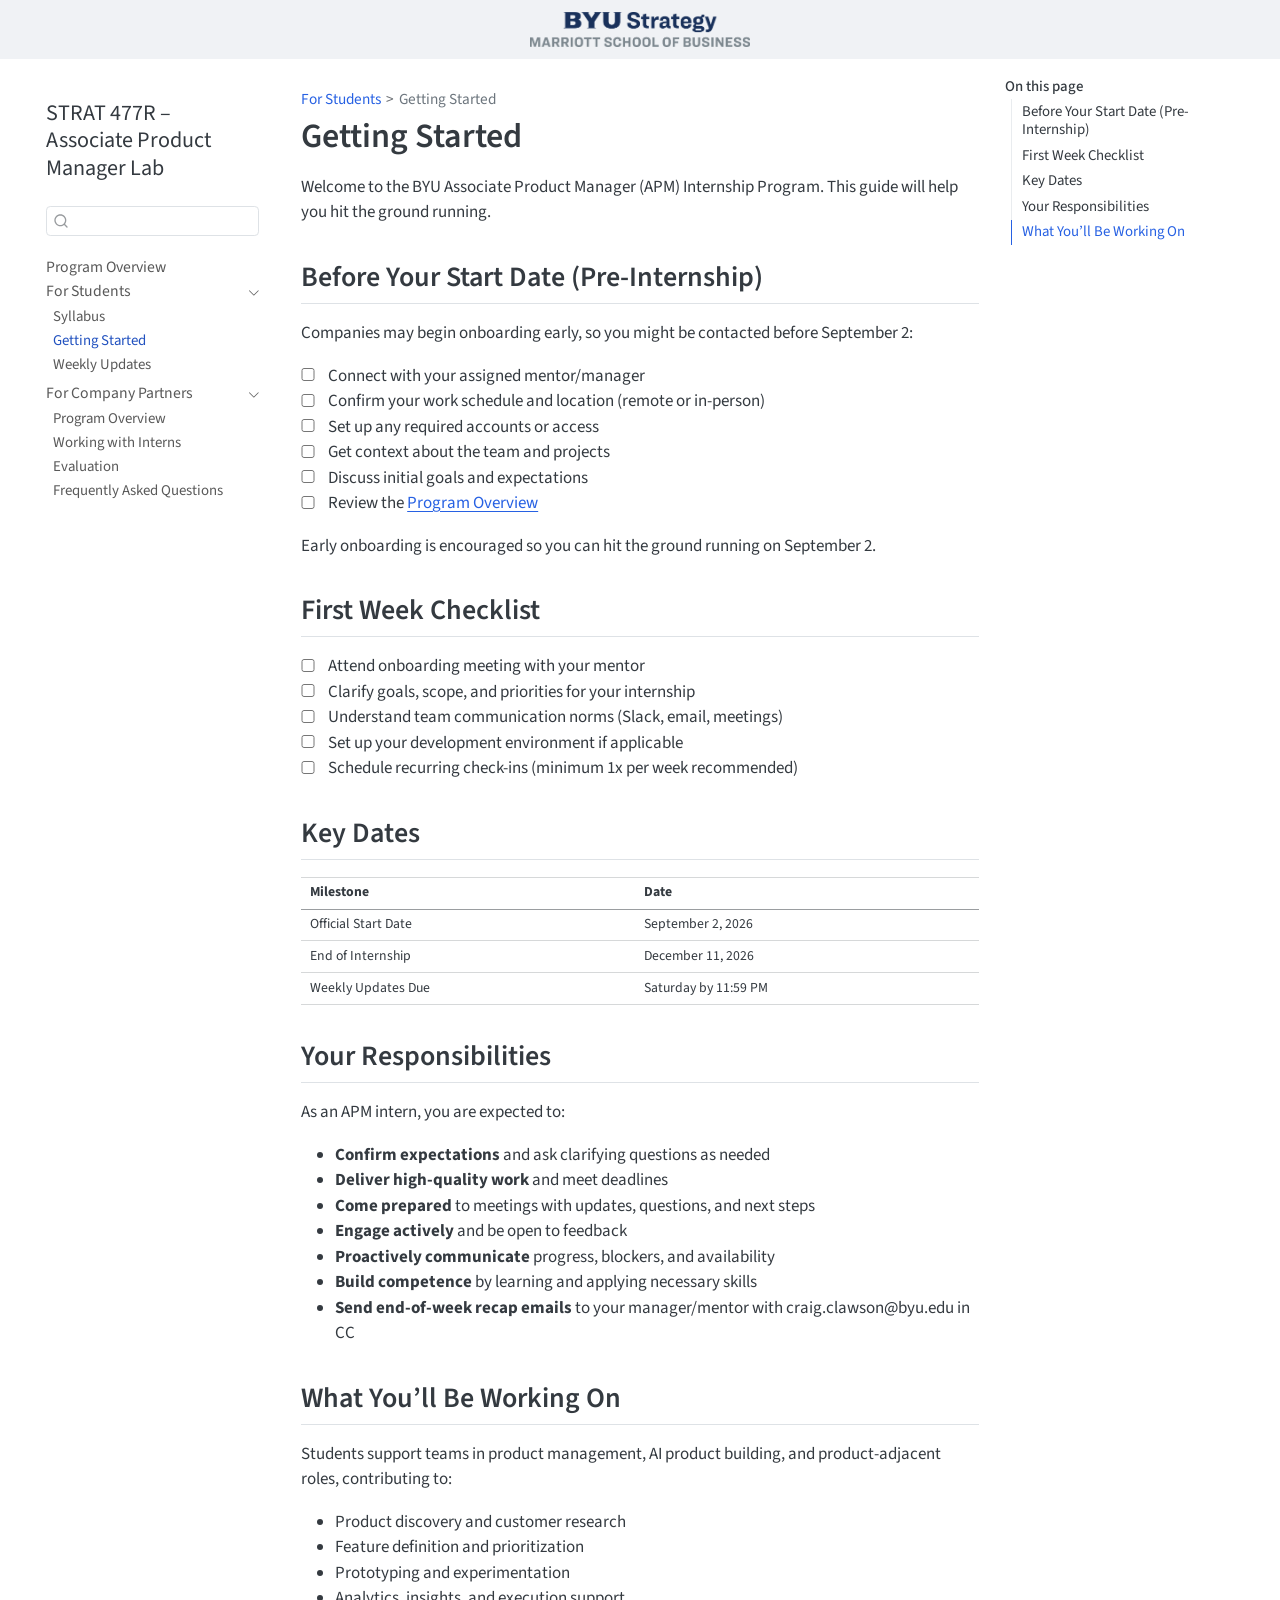
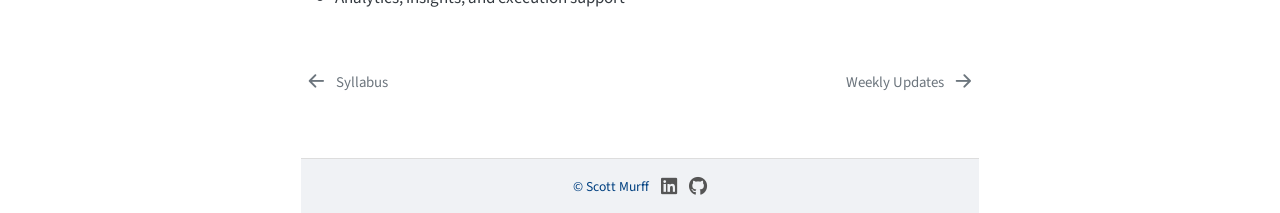
<file: docs/students/02-getting-started.html>
<!DOCTYPE html>
<html xmlns="http://www.w3.org/1999/xhtml" lang="en" xml:lang="en"><head>

<meta charset="utf-8">
<meta name="generator" content="quarto-1.8.25">

<meta name="viewport" content="width=device-width, initial-scale=1.0, user-scalable=yes">


<title>Getting Started – STRAT 477R – Associate Product Manager Lab</title>
<style>
code{white-space: pre-wrap;}
span.smallcaps{font-variant: small-caps;}
div.columns{display: flex; gap: min(4vw, 1.5em);}
div.column{flex: auto; overflow-x: auto;}
div.hanging-indent{margin-left: 1.5em; text-indent: -1.5em;}
ul.task-list{list-style: none;}
ul.task-list li input[type="checkbox"] {
  width: 0.8em;
  margin: 0 0.8em 0.2em -1em; /* quarto-specific, see https://github.com/quarto-dev/quarto-cli/issues/4556 */ 
  vertical-align: middle;
}
</style>


<script src="../site_libs/quarto-nav/quarto-nav.js"></script>
<script src="../site_libs/quarto-nav/headroom.min.js"></script>
<script src="../site_libs/clipboard/clipboard.min.js"></script>
<script src="../site_libs/quarto-search/autocomplete.umd.js"></script>
<script src="../site_libs/quarto-search/fuse.min.js"></script>
<script src="../site_libs/quarto-search/quarto-search.js"></script>
<meta name="quarto:offset" content="../">
<link href="../students/03-weekly-updates.html" rel="next">
<link href="../students/01-syllabus.html" rel="prev">
<link href="../images/favicon.svg" rel="icon" type="image/svg+xml">
<script src="../site_libs/quarto-html/quarto.js" type="module"></script>
<script src="../site_libs/quarto-html/tabsets/tabsets.js" type="module"></script>
<script src="../site_libs/quarto-html/axe/axe-check.js" type="module"></script>
<script src="../site_libs/quarto-html/popper.min.js"></script>
<script src="../site_libs/quarto-html/tippy.umd.min.js"></script>
<script src="../site_libs/quarto-html/anchor.min.js"></script>
<link href="../site_libs/quarto-html/tippy.css" rel="stylesheet">
<link href="../site_libs/quarto-html/quarto-syntax-highlighting-7b89279ff1a6dce999919e0e67d4d9ec.css" rel="stylesheet" id="quarto-text-highlighting-styles">
<script src="../site_libs/bootstrap/bootstrap.min.js"></script>
<link href="../site_libs/bootstrap/bootstrap-icons.css" rel="stylesheet">
<link href="../site_libs/bootstrap/bootstrap-27c261d06b905028a18691de25d09dde.min.css" rel="stylesheet" append-hash="true" id="quarto-bootstrap" data-mode="light">
<script id="quarto-search-options" type="application/json">{
  "location": "sidebar",
  "copy-button": false,
  "collapse-after": 3,
  "panel-placement": "start",
  "type": "textbox",
  "limit": 50,
  "keyboard-shortcut": [
    "f",
    "/",
    "s"
  ],
  "show-item-context": false,
  "language": {
    "search-no-results-text": "No results",
    "search-matching-documents-text": "matching documents",
    "search-copy-link-title": "Copy link to search",
    "search-hide-matches-text": "Hide additional matches",
    "search-more-match-text": "more match in this document",
    "search-more-matches-text": "more matches in this document",
    "search-clear-button-title": "Clear",
    "search-text-placeholder": "",
    "search-detached-cancel-button-title": "Cancel",
    "search-submit-button-title": "Submit",
    "search-label": "Search"
  }
}</script>
</head><body class="nav-sidebar floating quarto-light"><header class="book-header-banner">
  <a href="https://byu-strategy.github.io/program-guide/" target="_blank">
    <img src="https://byu-strategy.github.io/apm-lab/images/strat-logo.png" alt="BYU Strategy - Marriott School of Business">
  </a>
</header>

<!-- Google tag (gtag.js) -->
<script async="" src="https://www.googletagmanager.com/gtag/js?id=G-5TPMPSE4HZ"></script>
<script>
  window.dataLayer = window.dataLayer || [];
  function gtag(){dataLayer.push(arguments);}
  gtag('js', new Date());

  gtag('config', 'G-5TPMPSE4HZ');
</script>


<link rel="stylesheet" href="../styles.css">




<div id="quarto-search-results"></div>
  <header id="quarto-header" class="headroom fixed-top">
  <nav class="quarto-secondary-nav">
    <div class="container-fluid d-flex">
      <button type="button" class="quarto-btn-toggle btn" data-bs-toggle="collapse" role="button" data-bs-target=".quarto-sidebar-collapse-item" aria-controls="quarto-sidebar" aria-expanded="false" aria-label="Toggle sidebar navigation" onclick="if (window.quartoToggleHeadroom) { window.quartoToggleHeadroom(); }">
        <i class="bi bi-layout-text-sidebar-reverse"></i>
      </button>
        <nav class="quarto-page-breadcrumbs" aria-label="breadcrumb"><ol class="breadcrumb"><li class="breadcrumb-item"><a href="../students/01-syllabus.html">For Students</a></li><li class="breadcrumb-item"><a href="../students/02-getting-started.html"><span class="chapter-title">Getting Started</span></a></li></ol></nav>
        <a class="flex-grow-1" role="navigation" data-bs-toggle="collapse" data-bs-target=".quarto-sidebar-collapse-item" aria-controls="quarto-sidebar" aria-expanded="false" aria-label="Toggle sidebar navigation" onclick="if (window.quartoToggleHeadroom) { window.quartoToggleHeadroom(); }">      
        </a>
      <button type="button" class="btn quarto-search-button" aria-label="Search" onclick="window.quartoOpenSearch();">
        <i class="bi bi-search"></i>
      </button>
    </div>
  </nav>
</header>
<!-- content -->
<div id="quarto-content" class="quarto-container page-columns page-rows-contents page-layout-article">
<!-- sidebar -->
  <nav id="quarto-sidebar" class="sidebar collapse collapse-horizontal quarto-sidebar-collapse-item sidebar-navigation floating overflow-auto">
    <div class="pt-lg-2 mt-2 text-left sidebar-header sidebar-header-stacked">
      <a href="../index.html" class="sidebar-logo-link">
      </a>
    <div class="sidebar-title mb-0 py-0">
      <a href="../">STRAT 477R – Associate Product Manager Lab</a> 
    </div>
      </div>
        <div class="mt-2 flex-shrink-0 align-items-center">
        <div class="sidebar-search">
        <div id="quarto-search" class="" title="Search"></div>
        </div>
        </div>
    <div class="sidebar-menu-container"> 
    <ul class="list-unstyled mt-1">
        <li class="sidebar-item">
  <div class="sidebar-item-container"> 
  <a href="../index.html" class="sidebar-item-text sidebar-link"><span class="chapter-title">Program Overview</span></a>
  </div>
</li>
        <li class="sidebar-item sidebar-item-section">
      <div class="sidebar-item-container"> 
            <a class="sidebar-item-text sidebar-link text-start" data-bs-toggle="collapse" data-bs-target="#quarto-sidebar-section-1" role="navigation" aria-expanded="true">
 <span class="menu-text">For Students</span></a>
          <a class="sidebar-item-toggle text-start" data-bs-toggle="collapse" data-bs-target="#quarto-sidebar-section-1" role="navigation" aria-expanded="true" aria-label="Toggle section">
            <i class="bi bi-chevron-right ms-2"></i>
          </a> 
      </div>
      <ul id="quarto-sidebar-section-1" class="collapse list-unstyled sidebar-section depth1 show">  
          <li class="sidebar-item">
  <div class="sidebar-item-container"> 
  <a href="../students/01-syllabus.html" class="sidebar-item-text sidebar-link"><span class="chapter-title">Syllabus</span></a>
  </div>
</li>
          <li class="sidebar-item">
  <div class="sidebar-item-container"> 
  <a href="../students/02-getting-started.html" class="sidebar-item-text sidebar-link active"><span class="chapter-title">Getting Started</span></a>
  </div>
</li>
          <li class="sidebar-item">
  <div class="sidebar-item-container"> 
  <a href="../students/03-weekly-updates.html" class="sidebar-item-text sidebar-link"><span class="chapter-title">Weekly Updates</span></a>
  </div>
</li>
      </ul>
  </li>
        <li class="sidebar-item sidebar-item-section">
      <div class="sidebar-item-container"> 
            <a class="sidebar-item-text sidebar-link text-start" data-bs-toggle="collapse" data-bs-target="#quarto-sidebar-section-2" role="navigation" aria-expanded="true">
 <span class="menu-text">For Company Partners</span></a>
          <a class="sidebar-item-toggle text-start" data-bs-toggle="collapse" data-bs-target="#quarto-sidebar-section-2" role="navigation" aria-expanded="true" aria-label="Toggle section">
            <i class="bi bi-chevron-right ms-2"></i>
          </a> 
      </div>
      <ul id="quarto-sidebar-section-2" class="collapse list-unstyled sidebar-section depth1 show">  
          <li class="sidebar-item">
  <div class="sidebar-item-container"> 
  <a href="../partners/01-program-overview.html" class="sidebar-item-text sidebar-link"><span class="chapter-title">Program Overview</span></a>
  </div>
</li>
          <li class="sidebar-item">
  <div class="sidebar-item-container"> 
  <a href="../partners/02-working-with-interns.html" class="sidebar-item-text sidebar-link"><span class="chapter-title">Working with Interns</span></a>
  </div>
</li>
          <li class="sidebar-item">
  <div class="sidebar-item-container"> 
  <a href="../partners/03-evaluation.html" class="sidebar-item-text sidebar-link"><span class="chapter-title">Evaluation</span></a>
  </div>
</li>
          <li class="sidebar-item">
  <div class="sidebar-item-container"> 
  <a href="../partners/04-faq.html" class="sidebar-item-text sidebar-link"><span class="chapter-title">Frequently Asked Questions</span></a>
  </div>
</li>
      </ul>
  </li>
    </ul>
    </div>
</nav>
<div id="quarto-sidebar-glass" class="quarto-sidebar-collapse-item" data-bs-toggle="collapse" data-bs-target=".quarto-sidebar-collapse-item"></div>
<!-- margin-sidebar -->
    <div id="quarto-margin-sidebar" class="sidebar margin-sidebar">
        <nav id="TOC" role="doc-toc" class="toc-active">
    <h2 id="toc-title">On this page</h2>
   
  <ul>
  <li><a href="#before-your-start-date-pre-internship" id="toc-before-your-start-date-pre-internship" class="nav-link active" data-scroll-target="#before-your-start-date-pre-internship">Before Your Start Date (Pre-Internship)</a></li>
  <li><a href="#first-week-checklist" id="toc-first-week-checklist" class="nav-link" data-scroll-target="#first-week-checklist">First Week Checklist</a></li>
  <li><a href="#key-dates" id="toc-key-dates" class="nav-link" data-scroll-target="#key-dates">Key Dates</a></li>
  <li><a href="#your-responsibilities" id="toc-your-responsibilities" class="nav-link" data-scroll-target="#your-responsibilities">Your Responsibilities</a></li>
  <li><a href="#what-youll-be-working-on" id="toc-what-youll-be-working-on" class="nav-link" data-scroll-target="#what-youll-be-working-on">What You’ll Be Working On</a></li>
  </ul>
</nav>
    </div>
<!-- main -->
<main class="content" id="quarto-document-content">

<header id="title-block-header" class="quarto-title-block default"><nav class="quarto-page-breadcrumbs quarto-title-breadcrumbs d-none d-lg-block" aria-label="breadcrumb"><ol class="breadcrumb"><li class="breadcrumb-item"><a href="../students/01-syllabus.html">For Students</a></li><li class="breadcrumb-item"><a href="../students/02-getting-started.html"><span class="chapter-title">Getting Started</span></a></li></ol></nav>
<div class="quarto-title">
<h1 class="title"><span class="chapter-title">Getting Started</span></h1>
</div>



<div class="quarto-title-meta">

    
  
    
  </div>
  


</header>


<p>Welcome to the BYU Associate Product Manager (APM) Internship Program. This guide will help you hit the ground running.</p>
<section id="before-your-start-date-pre-internship" class="level2">
<h2 class="anchored" data-anchor-id="before-your-start-date-pre-internship">Before Your Start Date (Pre-Internship)</h2>
<p>Companies may begin onboarding early, so you might be contacted before September 2:</p>
<ul class="task-list">
<li><label><input type="checkbox">Connect with your assigned mentor/manager</label></li>
<li><label><input type="checkbox">Confirm your work schedule and location (remote or in-person)</label></li>
<li><label><input type="checkbox">Set up any required accounts or access</label></li>
<li><label><input type="checkbox">Get context about the team and projects</label></li>
<li><label><input type="checkbox">Discuss initial goals and expectations</label></li>
<li><label><input type="checkbox">Review the <a href="../index.html">Program Overview</a></label></li>
</ul>
<p>Early onboarding is encouraged so you can hit the ground running on September 2.</p>
</section>
<section id="first-week-checklist" class="level2">
<h2 class="anchored" data-anchor-id="first-week-checklist">First Week Checklist</h2>
<ul class="task-list">
<li><label><input type="checkbox">Attend onboarding meeting with your mentor</label></li>
<li><label><input type="checkbox">Clarify goals, scope, and priorities for your internship</label></li>
<li><label><input type="checkbox">Understand team communication norms (Slack, email, meetings)</label></li>
<li><label><input type="checkbox">Set up your development environment if applicable</label></li>
<li><label><input type="checkbox">Schedule recurring check-ins (minimum 1x per week recommended)</label></li>
</ul>
</section>
<section id="key-dates" class="level2">
<h2 class="anchored" data-anchor-id="key-dates">Key Dates</h2>
<table class="caption-top table">
<thead>
<tr class="header">
<th>Milestone</th>
<th>Date</th>
</tr>
</thead>
<tbody>
<tr class="odd">
<td>Official Start Date</td>
<td>September 2, 2026</td>
</tr>
<tr class="even">
<td>End of Internship</td>
<td>December 11, 2026</td>
</tr>
<tr class="odd">
<td>Weekly Updates Due</td>
<td>Saturday by 11:59 PM</td>
</tr>
</tbody>
</table>
</section>
<section id="your-responsibilities" class="level2">
<h2 class="anchored" data-anchor-id="your-responsibilities">Your Responsibilities</h2>
<p>As an APM intern, you are expected to:</p>
<ul>
<li><strong>Confirm expectations</strong> and ask clarifying questions as needed</li>
<li><strong>Deliver high-quality work</strong> and meet deadlines</li>
<li><strong>Come prepared</strong> to meetings with updates, questions, and next steps</li>
<li><strong>Engage actively</strong> and be open to feedback</li>
<li><strong>Proactively communicate</strong> progress, blockers, and availability</li>
<li><strong>Build competence</strong> by learning and applying necessary skills</li>
<li><strong>Send end-of-week recap emails</strong> to your manager/mentor with craig.clawson@byu.edu in CC</li>
</ul>
</section>
<section id="what-youll-be-working-on" class="level2">
<h2 class="anchored" data-anchor-id="what-youll-be-working-on">What You’ll Be Working On</h2>
<p>Students support teams in product management, AI product building, and product-adjacent roles, contributing to:</p>
<ul>
<li>Product discovery and customer research</li>
<li>Feature definition and prioritization</li>
<li>Prototyping and experimentation</li>
<li>Analytics, insights, and execution support</li>
</ul>


</section>

</main> <!-- /main -->
<link rel="stylesheet" href="https://cdnjs.cloudflare.com/ajax/libs/font-awesome/6.5.1/css/all.min.css">

<footer class="book-footer">
  <div class="footer-content">
    <div class="footer-text">
      <a href="https://www.scottmurff.org" target="_blank">© Scott Murff</a>
    </div>
    <div class="footer-icons">
      <a href="https://www.linkedin.com/in/scottdmurff" target="_blank" title="LinkedIn">
        <i class="fab fa-linkedin"></i>
      </a>
      <a href="https://github.com/sdmurff" target="_blank" title="GitHub">
        <i class="fab fa-github"></i>
      </a>
    </div>
  </div>
</footer>
<script id="quarto-html-after-body" type="application/javascript">
  window.document.addEventListener("DOMContentLoaded", function (event) {
    const icon = "";
    const anchorJS = new window.AnchorJS();
    anchorJS.options = {
      placement: 'right',
      icon: icon
    };
    anchorJS.add('.anchored');
    const isCodeAnnotation = (el) => {
      for (const clz of el.classList) {
        if (clz.startsWith('code-annotation-')) {                     
          return true;
        }
      }
      return false;
    }
    const onCopySuccess = function(e) {
      // button target
      const button = e.trigger;
      // don't keep focus
      button.blur();
      // flash "checked"
      button.classList.add('code-copy-button-checked');
      var currentTitle = button.getAttribute("title");
      button.setAttribute("title", "Copied!");
      let tooltip;
      if (window.bootstrap) {
        button.setAttribute("data-bs-toggle", "tooltip");
        button.setAttribute("data-bs-placement", "left");
        button.setAttribute("data-bs-title", "Copied!");
        tooltip = new bootstrap.Tooltip(button, 
          { trigger: "manual", 
            customClass: "code-copy-button-tooltip",
            offset: [0, -8]});
        tooltip.show();    
      }
      setTimeout(function() {
        if (tooltip) {
          tooltip.hide();
          button.removeAttribute("data-bs-title");
          button.removeAttribute("data-bs-toggle");
          button.removeAttribute("data-bs-placement");
        }
        button.setAttribute("title", currentTitle);
        button.classList.remove('code-copy-button-checked');
      }, 1000);
      // clear code selection
      e.clearSelection();
    }
    const getTextToCopy = function(trigger) {
      const outerScaffold = trigger.parentElement.cloneNode(true);
      const codeEl = outerScaffold.querySelector('code');
      for (const childEl of codeEl.children) {
        if (isCodeAnnotation(childEl)) {
          childEl.remove();
        }
      }
      return codeEl.innerText;
    }
    const clipboard = new window.ClipboardJS('.code-copy-button:not([data-in-quarto-modal])', {
      text: getTextToCopy
    });
    clipboard.on('success', onCopySuccess);
    if (window.document.getElementById('quarto-embedded-source-code-modal')) {
      const clipboardModal = new window.ClipboardJS('.code-copy-button[data-in-quarto-modal]', {
        text: getTextToCopy,
        container: window.document.getElementById('quarto-embedded-source-code-modal')
      });
      clipboardModal.on('success', onCopySuccess);
    }
      var localhostRegex = new RegExp(/^(?:http|https):\/\/localhost\:?[0-9]*\//);
      var mailtoRegex = new RegExp(/^mailto:/);
        var filterRegex = new RegExp('/' + window.location.host + '/');
      var isInternal = (href) => {
          return filterRegex.test(href) || localhostRegex.test(href) || mailtoRegex.test(href);
      }
      // Inspect non-navigation links and adorn them if external
     var links = window.document.querySelectorAll('a[href]:not(.nav-link):not(.navbar-brand):not(.toc-action):not(.sidebar-link):not(.sidebar-item-toggle):not(.pagination-link):not(.no-external):not([aria-hidden]):not(.dropdown-item):not(.quarto-navigation-tool):not(.about-link)');
      for (var i=0; i<links.length; i++) {
        const link = links[i];
        if (!isInternal(link.href)) {
          // undo the damage that might have been done by quarto-nav.js in the case of
          // links that we want to consider external
          if (link.dataset.originalHref !== undefined) {
            link.href = link.dataset.originalHref;
          }
        }
      }
    function tippyHover(el, contentFn, onTriggerFn, onUntriggerFn) {
      const config = {
        allowHTML: true,
        maxWidth: 500,
        delay: 100,
        arrow: false,
        appendTo: function(el) {
            return el.parentElement;
        },
        interactive: true,
        interactiveBorder: 10,
        theme: 'quarto',
        placement: 'bottom-start',
      };
      if (contentFn) {
        config.content = contentFn;
      }
      if (onTriggerFn) {
        config.onTrigger = onTriggerFn;
      }
      if (onUntriggerFn) {
        config.onUntrigger = onUntriggerFn;
      }
      window.tippy(el, config); 
    }
    const noterefs = window.document.querySelectorAll('a[role="doc-noteref"]');
    for (var i=0; i<noterefs.length; i++) {
      const ref = noterefs[i];
      tippyHover(ref, function() {
        // use id or data attribute instead here
        let href = ref.getAttribute('data-footnote-href') || ref.getAttribute('href');
        try { href = new URL(href).hash; } catch {}
        const id = href.replace(/^#\/?/, "");
        const note = window.document.getElementById(id);
        if (note) {
          return note.innerHTML;
        } else {
          return "";
        }
      });
    }
    const xrefs = window.document.querySelectorAll('a.quarto-xref');
    const processXRef = (id, note) => {
      // Strip column container classes
      const stripColumnClz = (el) => {
        el.classList.remove("page-full", "page-columns");
        if (el.children) {
          for (const child of el.children) {
            stripColumnClz(child);
          }
        }
      }
      stripColumnClz(note)
      if (id === null || id.startsWith('sec-')) {
        // Special case sections, only their first couple elements
        const container = document.createElement("div");
        if (note.children && note.children.length > 2) {
          container.appendChild(note.children[0].cloneNode(true));
          for (let i = 1; i < note.children.length; i++) {
            const child = note.children[i];
            if (child.tagName === "P" && child.innerText === "") {
              continue;
            } else {
              container.appendChild(child.cloneNode(true));
              break;
            }
          }
          if (window.Quarto?.typesetMath) {
            window.Quarto.typesetMath(container);
          }
          return container.innerHTML
        } else {
          if (window.Quarto?.typesetMath) {
            window.Quarto.typesetMath(note);
          }
          return note.innerHTML;
        }
      } else {
        // Remove any anchor links if they are present
        const anchorLink = note.querySelector('a.anchorjs-link');
        if (anchorLink) {
          anchorLink.remove();
        }
        if (window.Quarto?.typesetMath) {
          window.Quarto.typesetMath(note);
        }
        if (note.classList.contains("callout")) {
          return note.outerHTML;
        } else {
          return note.innerHTML;
        }
      }
    }
    for (var i=0; i<xrefs.length; i++) {
      const xref = xrefs[i];
      tippyHover(xref, undefined, function(instance) {
        instance.disable();
        let url = xref.getAttribute('href');
        let hash = undefined; 
        if (url.startsWith('#')) {
          hash = url;
        } else {
          try { hash = new URL(url).hash; } catch {}
        }
        if (hash) {
          const id = hash.replace(/^#\/?/, "");
          const note = window.document.getElementById(id);
          if (note !== null) {
            try {
              const html = processXRef(id, note.cloneNode(true));
              instance.setContent(html);
            } finally {
              instance.enable();
              instance.show();
            }
          } else {
            // See if we can fetch this
            fetch(url.split('#')[0])
            .then(res => res.text())
            .then(html => {
              const parser = new DOMParser();
              const htmlDoc = parser.parseFromString(html, "text/html");
              const note = htmlDoc.getElementById(id);
              if (note !== null) {
                const html = processXRef(id, note);
                instance.setContent(html);
              } 
            }).finally(() => {
              instance.enable();
              instance.show();
            });
          }
        } else {
          // See if we can fetch a full url (with no hash to target)
          // This is a special case and we should probably do some content thinning / targeting
          fetch(url)
          .then(res => res.text())
          .then(html => {
            const parser = new DOMParser();
            const htmlDoc = parser.parseFromString(html, "text/html");
            const note = htmlDoc.querySelector('main.content');
            if (note !== null) {
              // This should only happen for chapter cross references
              // (since there is no id in the URL)
              // remove the first header
              if (note.children.length > 0 && note.children[0].tagName === "HEADER") {
                note.children[0].remove();
              }
              const html = processXRef(null, note);
              instance.setContent(html);
            } 
          }).finally(() => {
            instance.enable();
            instance.show();
          });
        }
      }, function(instance) {
      });
    }
        let selectedAnnoteEl;
        const selectorForAnnotation = ( cell, annotation) => {
          let cellAttr = 'data-code-cell="' + cell + '"';
          let lineAttr = 'data-code-annotation="' +  annotation + '"';
          const selector = 'span[' + cellAttr + '][' + lineAttr + ']';
          return selector;
        }
        const selectCodeLines = (annoteEl) => {
          const doc = window.document;
          const targetCell = annoteEl.getAttribute("data-target-cell");
          const targetAnnotation = annoteEl.getAttribute("data-target-annotation");
          const annoteSpan = window.document.querySelector(selectorForAnnotation(targetCell, targetAnnotation));
          const lines = annoteSpan.getAttribute("data-code-lines").split(",");
          const lineIds = lines.map((line) => {
            return targetCell + "-" + line;
          })
          let top = null;
          let height = null;
          let parent = null;
          if (lineIds.length > 0) {
              //compute the position of the single el (top and bottom and make a div)
              const el = window.document.getElementById(lineIds[0]);
              top = el.offsetTop;
              height = el.offsetHeight;
              parent = el.parentElement.parentElement;
            if (lineIds.length > 1) {
              const lastEl = window.document.getElementById(lineIds[lineIds.length - 1]);
              const bottom = lastEl.offsetTop + lastEl.offsetHeight;
              height = bottom - top;
            }
            if (top !== null && height !== null && parent !== null) {
              // cook up a div (if necessary) and position it 
              let div = window.document.getElementById("code-annotation-line-highlight");
              if (div === null) {
                div = window.document.createElement("div");
                div.setAttribute("id", "code-annotation-line-highlight");
                div.style.position = 'absolute';
                parent.appendChild(div);
              }
              div.style.top = top - 2 + "px";
              div.style.height = height + 4 + "px";
              div.style.left = 0;
              let gutterDiv = window.document.getElementById("code-annotation-line-highlight-gutter");
              if (gutterDiv === null) {
                gutterDiv = window.document.createElement("div");
                gutterDiv.setAttribute("id", "code-annotation-line-highlight-gutter");
                gutterDiv.style.position = 'absolute';
                const codeCell = window.document.getElementById(targetCell);
                const gutter = codeCell.querySelector('.code-annotation-gutter');
                gutter.appendChild(gutterDiv);
              }
              gutterDiv.style.top = top - 2 + "px";
              gutterDiv.style.height = height + 4 + "px";
            }
            selectedAnnoteEl = annoteEl;
          }
        };
        const unselectCodeLines = () => {
          const elementsIds = ["code-annotation-line-highlight", "code-annotation-line-highlight-gutter"];
          elementsIds.forEach((elId) => {
            const div = window.document.getElementById(elId);
            if (div) {
              div.remove();
            }
          });
          selectedAnnoteEl = undefined;
        };
          // Handle positioning of the toggle
      window.addEventListener(
        "resize",
        throttle(() => {
          elRect = undefined;
          if (selectedAnnoteEl) {
            selectCodeLines(selectedAnnoteEl);
          }
        }, 10)
      );
      function throttle(fn, ms) {
      let throttle = false;
      let timer;
        return (...args) => {
          if(!throttle) { // first call gets through
              fn.apply(this, args);
              throttle = true;
          } else { // all the others get throttled
              if(timer) clearTimeout(timer); // cancel #2
              timer = setTimeout(() => {
                fn.apply(this, args);
                timer = throttle = false;
              }, ms);
          }
        };
      }
        // Attach click handler to the DT
        const annoteDls = window.document.querySelectorAll('dt[data-target-cell]');
        for (const annoteDlNode of annoteDls) {
          annoteDlNode.addEventListener('click', (event) => {
            const clickedEl = event.target;
            if (clickedEl !== selectedAnnoteEl) {
              unselectCodeLines();
              const activeEl = window.document.querySelector('dt[data-target-cell].code-annotation-active');
              if (activeEl) {
                activeEl.classList.remove('code-annotation-active');
              }
              selectCodeLines(clickedEl);
              clickedEl.classList.add('code-annotation-active');
            } else {
              // Unselect the line
              unselectCodeLines();
              clickedEl.classList.remove('code-annotation-active');
            }
          });
        }
    const findCites = (el) => {
      const parentEl = el.parentElement;
      if (parentEl) {
        const cites = parentEl.dataset.cites;
        if (cites) {
          return {
            el,
            cites: cites.split(' ')
          };
        } else {
          return findCites(el.parentElement)
        }
      } else {
        return undefined;
      }
    };
    var bibliorefs = window.document.querySelectorAll('a[role="doc-biblioref"]');
    for (var i=0; i<bibliorefs.length; i++) {
      const ref = bibliorefs[i];
      const citeInfo = findCites(ref);
      if (citeInfo) {
        tippyHover(citeInfo.el, function() {
          var popup = window.document.createElement('div');
          citeInfo.cites.forEach(function(cite) {
            var citeDiv = window.document.createElement('div');
            citeDiv.classList.add('hanging-indent');
            citeDiv.classList.add('csl-entry');
            var biblioDiv = window.document.getElementById('ref-' + cite);
            if (biblioDiv) {
              citeDiv.innerHTML = biblioDiv.innerHTML;
            }
            popup.appendChild(citeDiv);
          });
          return popup.innerHTML;
        });
      }
    }
  });
  </script>
<nav class="page-navigation">
  <div class="nav-page nav-page-previous">
      <a href="../students/01-syllabus.html" class="pagination-link" aria-label="Syllabus">
        <i class="bi bi-arrow-left-short"></i> <span class="nav-page-text"><span class="chapter-title">Syllabus</span></span>
      </a>          
  </div>
  <div class="nav-page nav-page-next">
      <a href="../students/03-weekly-updates.html" class="pagination-link" aria-label="Weekly Updates">
        <span class="nav-page-text"><span class="chapter-title">Weekly Updates</span></span> <i class="bi bi-arrow-right-short"></i>
      </a>
  </div>
</nav>
</div> <!-- /content -->




</body></html>
</file>
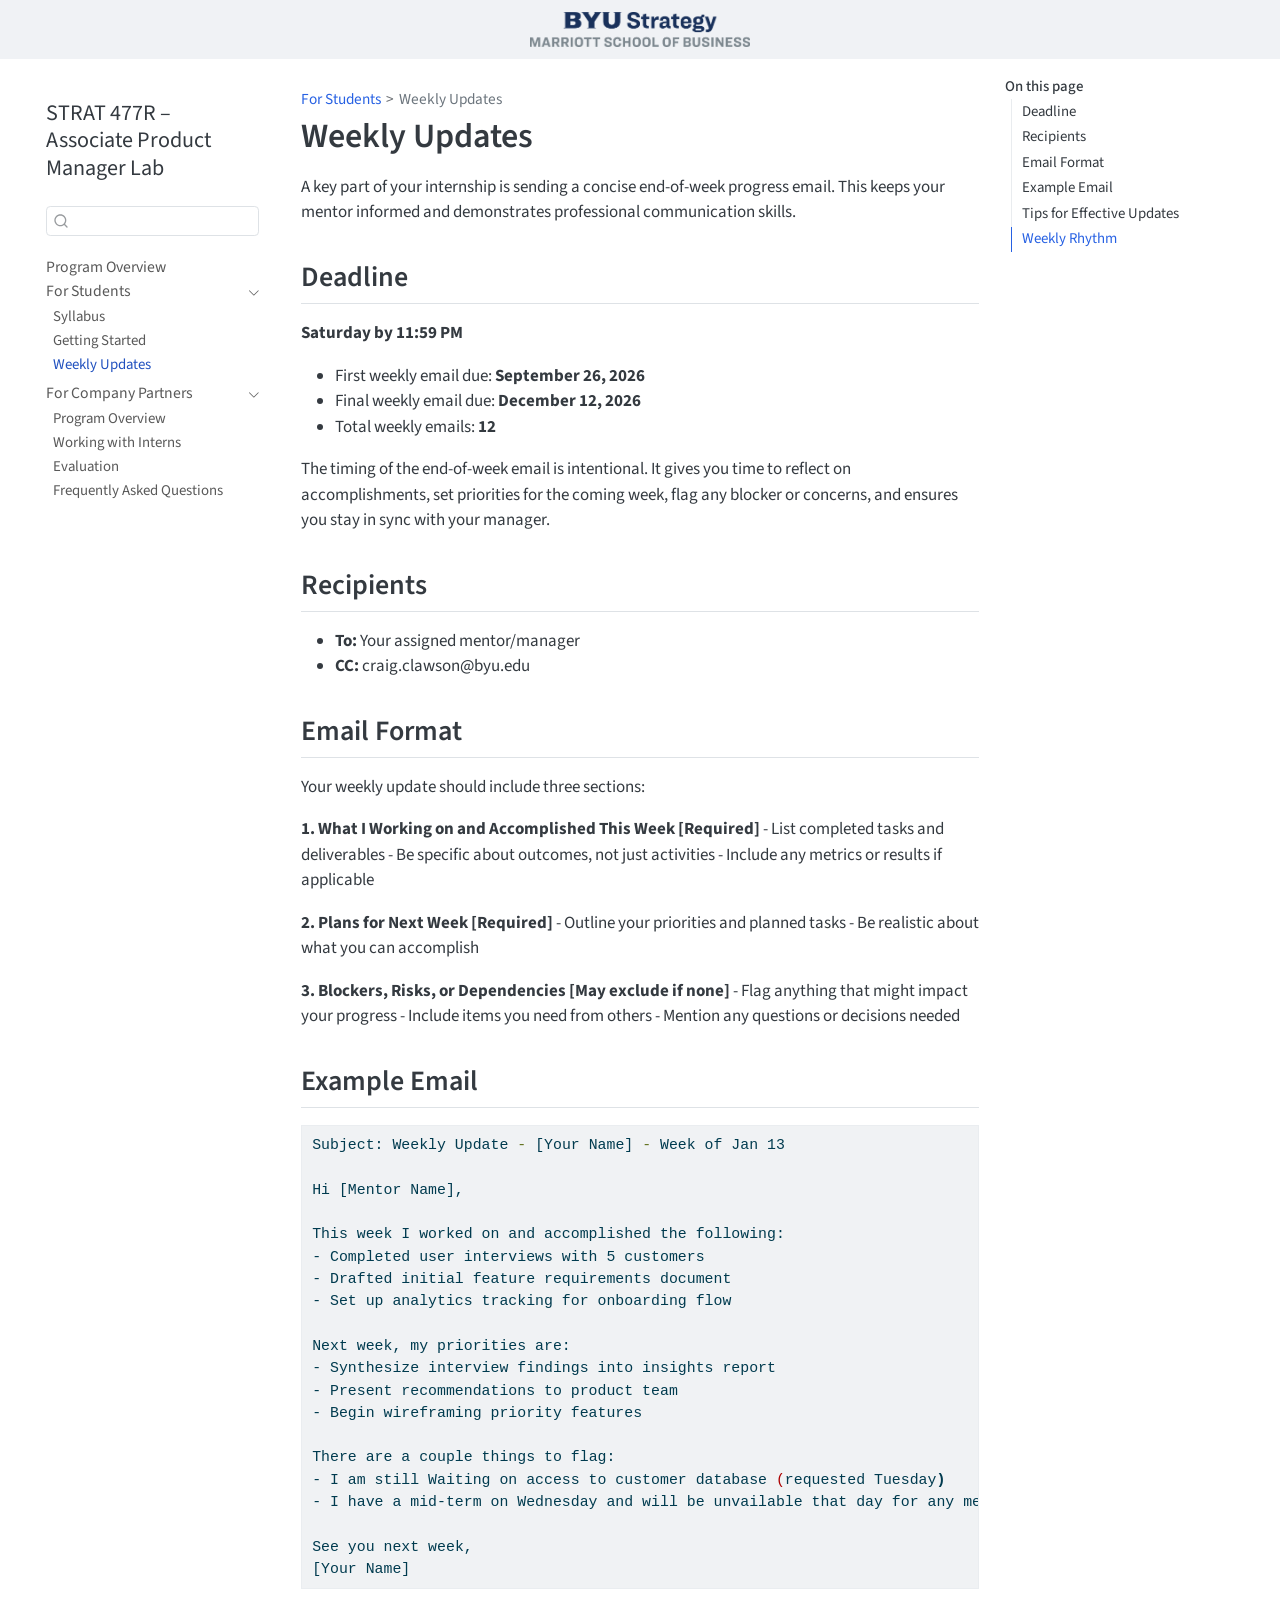
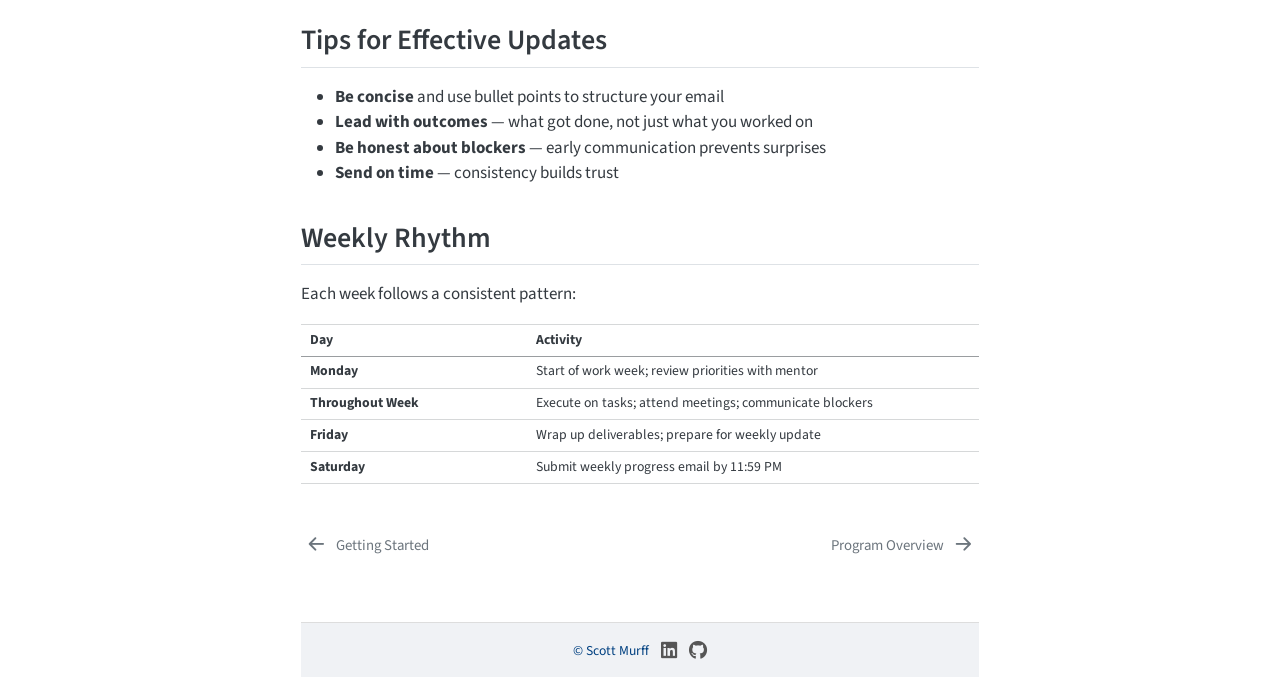
<file: docs/students/03-weekly-updates.html>
<!DOCTYPE html>
<html xmlns="http://www.w3.org/1999/xhtml" lang="en" xml:lang="en"><head>

<meta charset="utf-8">
<meta name="generator" content="quarto-1.8.25">

<meta name="viewport" content="width=device-width, initial-scale=1.0, user-scalable=yes">


<title>Weekly Updates – STRAT 477R – Associate Product Manager Lab</title>
<style>
code{white-space: pre-wrap;}
span.smallcaps{font-variant: small-caps;}
div.columns{display: flex; gap: min(4vw, 1.5em);}
div.column{flex: auto; overflow-x: auto;}
div.hanging-indent{margin-left: 1.5em; text-indent: -1.5em;}
ul.task-list{list-style: none;}
ul.task-list li input[type="checkbox"] {
  width: 0.8em;
  margin: 0 0.8em 0.2em -1em; /* quarto-specific, see https://github.com/quarto-dev/quarto-cli/issues/4556 */ 
  vertical-align: middle;
}
/* CSS for syntax highlighting */
html { -webkit-text-size-adjust: 100%; }
pre > code.sourceCode { white-space: pre; position: relative; }
pre > code.sourceCode > span { display: inline-block; line-height: 1.25; }
pre > code.sourceCode > span:empty { height: 1.2em; }
.sourceCode { overflow: visible; }
code.sourceCode > span { color: inherit; text-decoration: inherit; }
div.sourceCode { margin: 1em 0; }
pre.sourceCode { margin: 0; }
@media screen {
div.sourceCode { overflow: auto; }
}
@media print {
pre > code.sourceCode { white-space: pre-wrap; }
pre > code.sourceCode > span { text-indent: -5em; padding-left: 5em; }
}
pre.numberSource code
  { counter-reset: source-line 0; }
pre.numberSource code > span
  { position: relative; left: -4em; counter-increment: source-line; }
pre.numberSource code > span > a:first-child::before
  { content: counter(source-line);
    position: relative; left: -1em; text-align: right; vertical-align: baseline;
    border: none; display: inline-block;
    -webkit-touch-callout: none; -webkit-user-select: none;
    -khtml-user-select: none; -moz-user-select: none;
    -ms-user-select: none; user-select: none;
    padding: 0 4px; width: 4em;
  }
pre.numberSource { margin-left: 3em;  padding-left: 4px; }
div.sourceCode
  {   }
@media screen {
pre > code.sourceCode > span > a:first-child::before { text-decoration: underline; }
}
</style>


<script src="../site_libs/quarto-nav/quarto-nav.js"></script>
<script src="../site_libs/quarto-nav/headroom.min.js"></script>
<script src="../site_libs/clipboard/clipboard.min.js"></script>
<script src="../site_libs/quarto-search/autocomplete.umd.js"></script>
<script src="../site_libs/quarto-search/fuse.min.js"></script>
<script src="../site_libs/quarto-search/quarto-search.js"></script>
<meta name="quarto:offset" content="../">
<link href="../partners/01-program-overview.html" rel="next">
<link href="../students/02-getting-started.html" rel="prev">
<link href="../images/favicon.svg" rel="icon" type="image/svg+xml">
<script src="../site_libs/quarto-html/quarto.js" type="module"></script>
<script src="../site_libs/quarto-html/tabsets/tabsets.js" type="module"></script>
<script src="../site_libs/quarto-html/axe/axe-check.js" type="module"></script>
<script src="../site_libs/quarto-html/popper.min.js"></script>
<script src="../site_libs/quarto-html/tippy.umd.min.js"></script>
<script src="../site_libs/quarto-html/anchor.min.js"></script>
<link href="../site_libs/quarto-html/tippy.css" rel="stylesheet">
<link href="../site_libs/quarto-html/quarto-syntax-highlighting-7b89279ff1a6dce999919e0e67d4d9ec.css" rel="stylesheet" id="quarto-text-highlighting-styles">
<script src="../site_libs/bootstrap/bootstrap.min.js"></script>
<link href="../site_libs/bootstrap/bootstrap-icons.css" rel="stylesheet">
<link href="../site_libs/bootstrap/bootstrap-27c261d06b905028a18691de25d09dde.min.css" rel="stylesheet" append-hash="true" id="quarto-bootstrap" data-mode="light">
<script id="quarto-search-options" type="application/json">{
  "location": "sidebar",
  "copy-button": false,
  "collapse-after": 3,
  "panel-placement": "start",
  "type": "textbox",
  "limit": 50,
  "keyboard-shortcut": [
    "f",
    "/",
    "s"
  ],
  "show-item-context": false,
  "language": {
    "search-no-results-text": "No results",
    "search-matching-documents-text": "matching documents",
    "search-copy-link-title": "Copy link to search",
    "search-hide-matches-text": "Hide additional matches",
    "search-more-match-text": "more match in this document",
    "search-more-matches-text": "more matches in this document",
    "search-clear-button-title": "Clear",
    "search-text-placeholder": "",
    "search-detached-cancel-button-title": "Cancel",
    "search-submit-button-title": "Submit",
    "search-label": "Search"
  }
}</script>
</head><body class="nav-sidebar floating quarto-light"><header class="book-header-banner">
  <a href="https://byu-strategy.github.io/program-guide/" target="_blank">
    <img src="https://byu-strategy.github.io/apm-lab/images/strat-logo.png" alt="BYU Strategy - Marriott School of Business">
  </a>
</header>

<!-- Google tag (gtag.js) -->
<script async="" src="https://www.googletagmanager.com/gtag/js?id=G-5TPMPSE4HZ"></script>
<script>
  window.dataLayer = window.dataLayer || [];
  function gtag(){dataLayer.push(arguments);}
  gtag('js', new Date());

  gtag('config', 'G-5TPMPSE4HZ');
</script>


<link rel="stylesheet" href="../styles.css">




<div id="quarto-search-results"></div>
  <header id="quarto-header" class="headroom fixed-top">
  <nav class="quarto-secondary-nav">
    <div class="container-fluid d-flex">
      <button type="button" class="quarto-btn-toggle btn" data-bs-toggle="collapse" role="button" data-bs-target=".quarto-sidebar-collapse-item" aria-controls="quarto-sidebar" aria-expanded="false" aria-label="Toggle sidebar navigation" onclick="if (window.quartoToggleHeadroom) { window.quartoToggleHeadroom(); }">
        <i class="bi bi-layout-text-sidebar-reverse"></i>
      </button>
        <nav class="quarto-page-breadcrumbs" aria-label="breadcrumb"><ol class="breadcrumb"><li class="breadcrumb-item"><a href="../students/01-syllabus.html">For Students</a></li><li class="breadcrumb-item"><a href="../students/03-weekly-updates.html"><span class="chapter-title">Weekly Updates</span></a></li></ol></nav>
        <a class="flex-grow-1" role="navigation" data-bs-toggle="collapse" data-bs-target=".quarto-sidebar-collapse-item" aria-controls="quarto-sidebar" aria-expanded="false" aria-label="Toggle sidebar navigation" onclick="if (window.quartoToggleHeadroom) { window.quartoToggleHeadroom(); }">      
        </a>
      <button type="button" class="btn quarto-search-button" aria-label="Search" onclick="window.quartoOpenSearch();">
        <i class="bi bi-search"></i>
      </button>
    </div>
  </nav>
</header>
<!-- content -->
<div id="quarto-content" class="quarto-container page-columns page-rows-contents page-layout-article">
<!-- sidebar -->
  <nav id="quarto-sidebar" class="sidebar collapse collapse-horizontal quarto-sidebar-collapse-item sidebar-navigation floating overflow-auto">
    <div class="pt-lg-2 mt-2 text-left sidebar-header sidebar-header-stacked">
      <a href="../index.html" class="sidebar-logo-link">
      </a>
    <div class="sidebar-title mb-0 py-0">
      <a href="../">STRAT 477R – Associate Product Manager Lab</a> 
    </div>
      </div>
        <div class="mt-2 flex-shrink-0 align-items-center">
        <div class="sidebar-search">
        <div id="quarto-search" class="" title="Search"></div>
        </div>
        </div>
    <div class="sidebar-menu-container"> 
    <ul class="list-unstyled mt-1">
        <li class="sidebar-item">
  <div class="sidebar-item-container"> 
  <a href="../index.html" class="sidebar-item-text sidebar-link"><span class="chapter-title">Program Overview</span></a>
  </div>
</li>
        <li class="sidebar-item sidebar-item-section">
      <div class="sidebar-item-container"> 
            <a class="sidebar-item-text sidebar-link text-start" data-bs-toggle="collapse" data-bs-target="#quarto-sidebar-section-1" role="navigation" aria-expanded="true">
 <span class="menu-text">For Students</span></a>
          <a class="sidebar-item-toggle text-start" data-bs-toggle="collapse" data-bs-target="#quarto-sidebar-section-1" role="navigation" aria-expanded="true" aria-label="Toggle section">
            <i class="bi bi-chevron-right ms-2"></i>
          </a> 
      </div>
      <ul id="quarto-sidebar-section-1" class="collapse list-unstyled sidebar-section depth1 show">  
          <li class="sidebar-item">
  <div class="sidebar-item-container"> 
  <a href="../students/01-syllabus.html" class="sidebar-item-text sidebar-link"><span class="chapter-title">Syllabus</span></a>
  </div>
</li>
          <li class="sidebar-item">
  <div class="sidebar-item-container"> 
  <a href="../students/02-getting-started.html" class="sidebar-item-text sidebar-link"><span class="chapter-title">Getting Started</span></a>
  </div>
</li>
          <li class="sidebar-item">
  <div class="sidebar-item-container"> 
  <a href="../students/03-weekly-updates.html" class="sidebar-item-text sidebar-link active"><span class="chapter-title">Weekly Updates</span></a>
  </div>
</li>
      </ul>
  </li>
        <li class="sidebar-item sidebar-item-section">
      <div class="sidebar-item-container"> 
            <a class="sidebar-item-text sidebar-link text-start" data-bs-toggle="collapse" data-bs-target="#quarto-sidebar-section-2" role="navigation" aria-expanded="true">
 <span class="menu-text">For Company Partners</span></a>
          <a class="sidebar-item-toggle text-start" data-bs-toggle="collapse" data-bs-target="#quarto-sidebar-section-2" role="navigation" aria-expanded="true" aria-label="Toggle section">
            <i class="bi bi-chevron-right ms-2"></i>
          </a> 
      </div>
      <ul id="quarto-sidebar-section-2" class="collapse list-unstyled sidebar-section depth1 show">  
          <li class="sidebar-item">
  <div class="sidebar-item-container"> 
  <a href="../partners/01-program-overview.html" class="sidebar-item-text sidebar-link"><span class="chapter-title">Program Overview</span></a>
  </div>
</li>
          <li class="sidebar-item">
  <div class="sidebar-item-container"> 
  <a href="../partners/02-working-with-interns.html" class="sidebar-item-text sidebar-link"><span class="chapter-title">Working with Interns</span></a>
  </div>
</li>
          <li class="sidebar-item">
  <div class="sidebar-item-container"> 
  <a href="../partners/03-evaluation.html" class="sidebar-item-text sidebar-link"><span class="chapter-title">Evaluation</span></a>
  </div>
</li>
          <li class="sidebar-item">
  <div class="sidebar-item-container"> 
  <a href="../partners/04-faq.html" class="sidebar-item-text sidebar-link"><span class="chapter-title">Frequently Asked Questions</span></a>
  </div>
</li>
      </ul>
  </li>
    </ul>
    </div>
</nav>
<div id="quarto-sidebar-glass" class="quarto-sidebar-collapse-item" data-bs-toggle="collapse" data-bs-target=".quarto-sidebar-collapse-item"></div>
<!-- margin-sidebar -->
    <div id="quarto-margin-sidebar" class="sidebar margin-sidebar">
        <nav id="TOC" role="doc-toc" class="toc-active">
    <h2 id="toc-title">On this page</h2>
   
  <ul>
  <li><a href="#deadline" id="toc-deadline" class="nav-link active" data-scroll-target="#deadline">Deadline</a></li>
  <li><a href="#recipients" id="toc-recipients" class="nav-link" data-scroll-target="#recipients">Recipients</a></li>
  <li><a href="#email-format" id="toc-email-format" class="nav-link" data-scroll-target="#email-format">Email Format</a></li>
  <li><a href="#example-email" id="toc-example-email" class="nav-link" data-scroll-target="#example-email">Example Email</a></li>
  <li><a href="#tips-for-effective-updates" id="toc-tips-for-effective-updates" class="nav-link" data-scroll-target="#tips-for-effective-updates">Tips for Effective Updates</a></li>
  <li><a href="#weekly-rhythm" id="toc-weekly-rhythm" class="nav-link" data-scroll-target="#weekly-rhythm">Weekly Rhythm</a></li>
  </ul>
</nav>
    </div>
<!-- main -->
<main class="content" id="quarto-document-content">

<header id="title-block-header" class="quarto-title-block default"><nav class="quarto-page-breadcrumbs quarto-title-breadcrumbs d-none d-lg-block" aria-label="breadcrumb"><ol class="breadcrumb"><li class="breadcrumb-item"><a href="../students/01-syllabus.html">For Students</a></li><li class="breadcrumb-item"><a href="../students/03-weekly-updates.html"><span class="chapter-title">Weekly Updates</span></a></li></ol></nav>
<div class="quarto-title">
<h1 class="title"><span class="chapter-title">Weekly Updates</span></h1>
</div>



<div class="quarto-title-meta">

    
  
    
  </div>
  


</header>


<p>A key part of your internship is sending a concise end-of-week progress email. This keeps your mentor informed and demonstrates professional communication skills.</p>
<section id="deadline" class="level2">
<h2 class="anchored" data-anchor-id="deadline">Deadline</h2>
<p><strong>Saturday by 11:59 PM</strong></p>
<ul>
<li>First weekly email due: <strong>September 26, 2026</strong></li>
<li>Final weekly email due: <strong>December 12, 2026</strong></li>
<li>Total weekly emails: <strong>12</strong></li>
</ul>
<p>The timing of the end-of-week email is intentional. It gives you time to reflect on accomplishments, set priorities for the coming week, flag any blocker or concerns, and ensures you stay in sync with your manager.</p>
</section>
<section id="recipients" class="level2">
<h2 class="anchored" data-anchor-id="recipients">Recipients</h2>
<ul>
<li><strong>To:</strong> Your assigned mentor/manager</li>
<li><strong>CC:</strong> craig.clawson@byu.edu</li>
</ul>
</section>
<section id="email-format" class="level2">
<h2 class="anchored" data-anchor-id="email-format">Email Format</h2>
<p>Your weekly update should include three sections:</p>
<p><strong>1. What I Working on and Accomplished This Week [Required]</strong> - List completed tasks and deliverables - Be specific about outcomes, not just activities - Include any metrics or results if applicable</p>
<p><strong>2. Plans for Next Week [Required]</strong> - Outline your priorities and planned tasks - Be realistic about what you can accomplish</p>
<p><strong>3. Blockers, Risks, or Dependencies [May exclude if none]</strong> - Flag anything that might impact your progress - Include items you need from others - Mention any questions or decisions needed</p>
</section>
<section id="example-email" class="level2">
<h2 class="anchored" data-anchor-id="example-email">Example Email</h2>
<div class="code-copy-outer-scaffold"><div class="sourceCode" id="cb1"><pre class="sourceCode bash code-with-copy"><code class="sourceCode bash"><span id="cb1-1"><a href="#cb1-1" aria-hidden="true" tabindex="-1"></a><span class="ex">Subject:</span> Weekly Update <span class="at">-</span> [Your Name] <span class="at">-</span> Week of Jan 13</span>
<span id="cb1-2"><a href="#cb1-2" aria-hidden="true" tabindex="-1"></a></span>
<span id="cb1-3"><a href="#cb1-3" aria-hidden="true" tabindex="-1"></a><span class="ex">Hi</span> [Mentor Name],</span>
<span id="cb1-4"><a href="#cb1-4" aria-hidden="true" tabindex="-1"></a></span>
<span id="cb1-5"><a href="#cb1-5" aria-hidden="true" tabindex="-1"></a><span class="ex">This</span> week I worked on and accomplished the following:</span>
<span id="cb1-6"><a href="#cb1-6" aria-hidden="true" tabindex="-1"></a><span class="ex">-</span> Completed user interviews with 5 customers</span>
<span id="cb1-7"><a href="#cb1-7" aria-hidden="true" tabindex="-1"></a><span class="ex">-</span> Drafted initial feature requirements document</span>
<span id="cb1-8"><a href="#cb1-8" aria-hidden="true" tabindex="-1"></a><span class="ex">-</span> Set up analytics tracking for onboarding flow</span>
<span id="cb1-9"><a href="#cb1-9" aria-hidden="true" tabindex="-1"></a></span>
<span id="cb1-10"><a href="#cb1-10" aria-hidden="true" tabindex="-1"></a><span class="ex">Next</span> week, my priorities are:</span>
<span id="cb1-11"><a href="#cb1-11" aria-hidden="true" tabindex="-1"></a><span class="ex">-</span> Synthesize interview findings into insights report</span>
<span id="cb1-12"><a href="#cb1-12" aria-hidden="true" tabindex="-1"></a><span class="ex">-</span> Present recommendations to product team</span>
<span id="cb1-13"><a href="#cb1-13" aria-hidden="true" tabindex="-1"></a><span class="ex">-</span> Begin wireframing priority features</span>
<span id="cb1-14"><a href="#cb1-14" aria-hidden="true" tabindex="-1"></a></span>
<span id="cb1-15"><a href="#cb1-15" aria-hidden="true" tabindex="-1"></a><span class="ex">There</span> are a couple things to flag:</span>
<span id="cb1-16"><a href="#cb1-16" aria-hidden="true" tabindex="-1"></a><span class="ex">-</span> I am still Waiting on access to customer database <span class="er">(</span><span class="ex">requested</span> Tuesday<span class="kw">)</span></span>
<span id="cb1-17"><a href="#cb1-17" aria-hidden="true" tabindex="-1"></a><span class="ex">-</span> I have a mid-term on Wednesday and will be unvailable that day for any meeting or work time</span>
<span id="cb1-18"><a href="#cb1-18" aria-hidden="true" tabindex="-1"></a></span>
<span id="cb1-19"><a href="#cb1-19" aria-hidden="true" tabindex="-1"></a><span class="ex">See</span> you next week,</span>
<span id="cb1-20"><a href="#cb1-20" aria-hidden="true" tabindex="-1"></a><span class="ex">[Your</span> Name]</span></code></pre></div><button title="Copy to Clipboard" class="code-copy-button"><i class="bi"></i></button></div>
</section>
<section id="tips-for-effective-updates" class="level2">
<h2 class="anchored" data-anchor-id="tips-for-effective-updates">Tips for Effective Updates</h2>
<ul>
<li><strong>Be concise</strong> and use bullet points to structure your email</li>
<li><strong>Lead with outcomes</strong> — what got done, not just what you worked on</li>
<li><strong>Be honest about blockers</strong> — early communication prevents surprises</li>
<li><strong>Send on time</strong> — consistency builds trust</li>
</ul>
</section>
<section id="weekly-rhythm" class="level2">
<h2 class="anchored" data-anchor-id="weekly-rhythm">Weekly Rhythm</h2>
<p>Each week follows a consistent pattern:</p>
<table class="caption-top table">
<colgroup>
<col style="width: 33%">
<col style="width: 66%">
</colgroup>
<thead>
<tr class="header">
<th>Day</th>
<th>Activity</th>
</tr>
</thead>
<tbody>
<tr class="odd">
<td><strong>Monday</strong></td>
<td>Start of work week; review priorities with mentor</td>
</tr>
<tr class="even">
<td><strong>Throughout Week</strong></td>
<td>Execute on tasks; attend meetings; communicate blockers</td>
</tr>
<tr class="odd">
<td><strong>Friday</strong></td>
<td>Wrap up deliverables; prepare for weekly update</td>
</tr>
<tr class="even">
<td><strong>Saturday</strong></td>
<td>Submit weekly progress email by 11:59 PM</td>
</tr>
</tbody>
</table>


</section>

</main> <!-- /main -->
<link rel="stylesheet" href="https://cdnjs.cloudflare.com/ajax/libs/font-awesome/6.5.1/css/all.min.css">

<footer class="book-footer">
  <div class="footer-content">
    <div class="footer-text">
      <a href="https://www.scottmurff.org" target="_blank">© Scott Murff</a>
    </div>
    <div class="footer-icons">
      <a href="https://www.linkedin.com/in/scottdmurff" target="_blank" title="LinkedIn">
        <i class="fab fa-linkedin"></i>
      </a>
      <a href="https://github.com/sdmurff" target="_blank" title="GitHub">
        <i class="fab fa-github"></i>
      </a>
    </div>
  </div>
</footer>
<script id="quarto-html-after-body" type="application/javascript">
  window.document.addEventListener("DOMContentLoaded", function (event) {
    const icon = "";
    const anchorJS = new window.AnchorJS();
    anchorJS.options = {
      placement: 'right',
      icon: icon
    };
    anchorJS.add('.anchored');
    const isCodeAnnotation = (el) => {
      for (const clz of el.classList) {
        if (clz.startsWith('code-annotation-')) {                     
          return true;
        }
      }
      return false;
    }
    const onCopySuccess = function(e) {
      // button target
      const button = e.trigger;
      // don't keep focus
      button.blur();
      // flash "checked"
      button.classList.add('code-copy-button-checked');
      var currentTitle = button.getAttribute("title");
      button.setAttribute("title", "Copied!");
      let tooltip;
      if (window.bootstrap) {
        button.setAttribute("data-bs-toggle", "tooltip");
        button.setAttribute("data-bs-placement", "left");
        button.setAttribute("data-bs-title", "Copied!");
        tooltip = new bootstrap.Tooltip(button, 
          { trigger: "manual", 
            customClass: "code-copy-button-tooltip",
            offset: [0, -8]});
        tooltip.show();    
      }
      setTimeout(function() {
        if (tooltip) {
          tooltip.hide();
          button.removeAttribute("data-bs-title");
          button.removeAttribute("data-bs-toggle");
          button.removeAttribute("data-bs-placement");
        }
        button.setAttribute("title", currentTitle);
        button.classList.remove('code-copy-button-checked');
      }, 1000);
      // clear code selection
      e.clearSelection();
    }
    const getTextToCopy = function(trigger) {
      const outerScaffold = trigger.parentElement.cloneNode(true);
      const codeEl = outerScaffold.querySelector('code');
      for (const childEl of codeEl.children) {
        if (isCodeAnnotation(childEl)) {
          childEl.remove();
        }
      }
      return codeEl.innerText;
    }
    const clipboard = new window.ClipboardJS('.code-copy-button:not([data-in-quarto-modal])', {
      text: getTextToCopy
    });
    clipboard.on('success', onCopySuccess);
    if (window.document.getElementById('quarto-embedded-source-code-modal')) {
      const clipboardModal = new window.ClipboardJS('.code-copy-button[data-in-quarto-modal]', {
        text: getTextToCopy,
        container: window.document.getElementById('quarto-embedded-source-code-modal')
      });
      clipboardModal.on('success', onCopySuccess);
    }
      var localhostRegex = new RegExp(/^(?:http|https):\/\/localhost\:?[0-9]*\//);
      var mailtoRegex = new RegExp(/^mailto:/);
        var filterRegex = new RegExp('/' + window.location.host + '/');
      var isInternal = (href) => {
          return filterRegex.test(href) || localhostRegex.test(href) || mailtoRegex.test(href);
      }
      // Inspect non-navigation links and adorn them if external
     var links = window.document.querySelectorAll('a[href]:not(.nav-link):not(.navbar-brand):not(.toc-action):not(.sidebar-link):not(.sidebar-item-toggle):not(.pagination-link):not(.no-external):not([aria-hidden]):not(.dropdown-item):not(.quarto-navigation-tool):not(.about-link)');
      for (var i=0; i<links.length; i++) {
        const link = links[i];
        if (!isInternal(link.href)) {
          // undo the damage that might have been done by quarto-nav.js in the case of
          // links that we want to consider external
          if (link.dataset.originalHref !== undefined) {
            link.href = link.dataset.originalHref;
          }
        }
      }
    function tippyHover(el, contentFn, onTriggerFn, onUntriggerFn) {
      const config = {
        allowHTML: true,
        maxWidth: 500,
        delay: 100,
        arrow: false,
        appendTo: function(el) {
            return el.parentElement;
        },
        interactive: true,
        interactiveBorder: 10,
        theme: 'quarto',
        placement: 'bottom-start',
      };
      if (contentFn) {
        config.content = contentFn;
      }
      if (onTriggerFn) {
        config.onTrigger = onTriggerFn;
      }
      if (onUntriggerFn) {
        config.onUntrigger = onUntriggerFn;
      }
      window.tippy(el, config); 
    }
    const noterefs = window.document.querySelectorAll('a[role="doc-noteref"]');
    for (var i=0; i<noterefs.length; i++) {
      const ref = noterefs[i];
      tippyHover(ref, function() {
        // use id or data attribute instead here
        let href = ref.getAttribute('data-footnote-href') || ref.getAttribute('href');
        try { href = new URL(href).hash; } catch {}
        const id = href.replace(/^#\/?/, "");
        const note = window.document.getElementById(id);
        if (note) {
          return note.innerHTML;
        } else {
          return "";
        }
      });
    }
    const xrefs = window.document.querySelectorAll('a.quarto-xref');
    const processXRef = (id, note) => {
      // Strip column container classes
      const stripColumnClz = (el) => {
        el.classList.remove("page-full", "page-columns");
        if (el.children) {
          for (const child of el.children) {
            stripColumnClz(child);
          }
        }
      }
      stripColumnClz(note)
      if (id === null || id.startsWith('sec-')) {
        // Special case sections, only their first couple elements
        const container = document.createElement("div");
        if (note.children && note.children.length > 2) {
          container.appendChild(note.children[0].cloneNode(true));
          for (let i = 1; i < note.children.length; i++) {
            const child = note.children[i];
            if (child.tagName === "P" && child.innerText === "") {
              continue;
            } else {
              container.appendChild(child.cloneNode(true));
              break;
            }
          }
          if (window.Quarto?.typesetMath) {
            window.Quarto.typesetMath(container);
          }
          return container.innerHTML
        } else {
          if (window.Quarto?.typesetMath) {
            window.Quarto.typesetMath(note);
          }
          return note.innerHTML;
        }
      } else {
        // Remove any anchor links if they are present
        const anchorLink = note.querySelector('a.anchorjs-link');
        if (anchorLink) {
          anchorLink.remove();
        }
        if (window.Quarto?.typesetMath) {
          window.Quarto.typesetMath(note);
        }
        if (note.classList.contains("callout")) {
          return note.outerHTML;
        } else {
          return note.innerHTML;
        }
      }
    }
    for (var i=0; i<xrefs.length; i++) {
      const xref = xrefs[i];
      tippyHover(xref, undefined, function(instance) {
        instance.disable();
        let url = xref.getAttribute('href');
        let hash = undefined; 
        if (url.startsWith('#')) {
          hash = url;
        } else {
          try { hash = new URL(url).hash; } catch {}
        }
        if (hash) {
          const id = hash.replace(/^#\/?/, "");
          const note = window.document.getElementById(id);
          if (note !== null) {
            try {
              const html = processXRef(id, note.cloneNode(true));
              instance.setContent(html);
            } finally {
              instance.enable();
              instance.show();
            }
          } else {
            // See if we can fetch this
            fetch(url.split('#')[0])
            .then(res => res.text())
            .then(html => {
              const parser = new DOMParser();
              const htmlDoc = parser.parseFromString(html, "text/html");
              const note = htmlDoc.getElementById(id);
              if (note !== null) {
                const html = processXRef(id, note);
                instance.setContent(html);
              } 
            }).finally(() => {
              instance.enable();
              instance.show();
            });
          }
        } else {
          // See if we can fetch a full url (with no hash to target)
          // This is a special case and we should probably do some content thinning / targeting
          fetch(url)
          .then(res => res.text())
          .then(html => {
            const parser = new DOMParser();
            const htmlDoc = parser.parseFromString(html, "text/html");
            const note = htmlDoc.querySelector('main.content');
            if (note !== null) {
              // This should only happen for chapter cross references
              // (since there is no id in the URL)
              // remove the first header
              if (note.children.length > 0 && note.children[0].tagName === "HEADER") {
                note.children[0].remove();
              }
              const html = processXRef(null, note);
              instance.setContent(html);
            } 
          }).finally(() => {
            instance.enable();
            instance.show();
          });
        }
      }, function(instance) {
      });
    }
        let selectedAnnoteEl;
        const selectorForAnnotation = ( cell, annotation) => {
          let cellAttr = 'data-code-cell="' + cell + '"';
          let lineAttr = 'data-code-annotation="' +  annotation + '"';
          const selector = 'span[' + cellAttr + '][' + lineAttr + ']';
          return selector;
        }
        const selectCodeLines = (annoteEl) => {
          const doc = window.document;
          const targetCell = annoteEl.getAttribute("data-target-cell");
          const targetAnnotation = annoteEl.getAttribute("data-target-annotation");
          const annoteSpan = window.document.querySelector(selectorForAnnotation(targetCell, targetAnnotation));
          const lines = annoteSpan.getAttribute("data-code-lines").split(",");
          const lineIds = lines.map((line) => {
            return targetCell + "-" + line;
          })
          let top = null;
          let height = null;
          let parent = null;
          if (lineIds.length > 0) {
              //compute the position of the single el (top and bottom and make a div)
              const el = window.document.getElementById(lineIds[0]);
              top = el.offsetTop;
              height = el.offsetHeight;
              parent = el.parentElement.parentElement;
            if (lineIds.length > 1) {
              const lastEl = window.document.getElementById(lineIds[lineIds.length - 1]);
              const bottom = lastEl.offsetTop + lastEl.offsetHeight;
              height = bottom - top;
            }
            if (top !== null && height !== null && parent !== null) {
              // cook up a div (if necessary) and position it 
              let div = window.document.getElementById("code-annotation-line-highlight");
              if (div === null) {
                div = window.document.createElement("div");
                div.setAttribute("id", "code-annotation-line-highlight");
                div.style.position = 'absolute';
                parent.appendChild(div);
              }
              div.style.top = top - 2 + "px";
              div.style.height = height + 4 + "px";
              div.style.left = 0;
              let gutterDiv = window.document.getElementById("code-annotation-line-highlight-gutter");
              if (gutterDiv === null) {
                gutterDiv = window.document.createElement("div");
                gutterDiv.setAttribute("id", "code-annotation-line-highlight-gutter");
                gutterDiv.style.position = 'absolute';
                const codeCell = window.document.getElementById(targetCell);
                const gutter = codeCell.querySelector('.code-annotation-gutter');
                gutter.appendChild(gutterDiv);
              }
              gutterDiv.style.top = top - 2 + "px";
              gutterDiv.style.height = height + 4 + "px";
            }
            selectedAnnoteEl = annoteEl;
          }
        };
        const unselectCodeLines = () => {
          const elementsIds = ["code-annotation-line-highlight", "code-annotation-line-highlight-gutter"];
          elementsIds.forEach((elId) => {
            const div = window.document.getElementById(elId);
            if (div) {
              div.remove();
            }
          });
          selectedAnnoteEl = undefined;
        };
          // Handle positioning of the toggle
      window.addEventListener(
        "resize",
        throttle(() => {
          elRect = undefined;
          if (selectedAnnoteEl) {
            selectCodeLines(selectedAnnoteEl);
          }
        }, 10)
      );
      function throttle(fn, ms) {
      let throttle = false;
      let timer;
        return (...args) => {
          if(!throttle) { // first call gets through
              fn.apply(this, args);
              throttle = true;
          } else { // all the others get throttled
              if(timer) clearTimeout(timer); // cancel #2
              timer = setTimeout(() => {
                fn.apply(this, args);
                timer = throttle = false;
              }, ms);
          }
        };
      }
        // Attach click handler to the DT
        const annoteDls = window.document.querySelectorAll('dt[data-target-cell]');
        for (const annoteDlNode of annoteDls) {
          annoteDlNode.addEventListener('click', (event) => {
            const clickedEl = event.target;
            if (clickedEl !== selectedAnnoteEl) {
              unselectCodeLines();
              const activeEl = window.document.querySelector('dt[data-target-cell].code-annotation-active');
              if (activeEl) {
                activeEl.classList.remove('code-annotation-active');
              }
              selectCodeLines(clickedEl);
              clickedEl.classList.add('code-annotation-active');
            } else {
              // Unselect the line
              unselectCodeLines();
              clickedEl.classList.remove('code-annotation-active');
            }
          });
        }
    const findCites = (el) => {
      const parentEl = el.parentElement;
      if (parentEl) {
        const cites = parentEl.dataset.cites;
        if (cites) {
          return {
            el,
            cites: cites.split(' ')
          };
        } else {
          return findCites(el.parentElement)
        }
      } else {
        return undefined;
      }
    };
    var bibliorefs = window.document.querySelectorAll('a[role="doc-biblioref"]');
    for (var i=0; i<bibliorefs.length; i++) {
      const ref = bibliorefs[i];
      const citeInfo = findCites(ref);
      if (citeInfo) {
        tippyHover(citeInfo.el, function() {
          var popup = window.document.createElement('div');
          citeInfo.cites.forEach(function(cite) {
            var citeDiv = window.document.createElement('div');
            citeDiv.classList.add('hanging-indent');
            citeDiv.classList.add('csl-entry');
            var biblioDiv = window.document.getElementById('ref-' + cite);
            if (biblioDiv) {
              citeDiv.innerHTML = biblioDiv.innerHTML;
            }
            popup.appendChild(citeDiv);
          });
          return popup.innerHTML;
        });
      }
    }
  });
  </script>
<nav class="page-navigation">
  <div class="nav-page nav-page-previous">
      <a href="../students/02-getting-started.html" class="pagination-link" aria-label="Getting Started">
        <i class="bi bi-arrow-left-short"></i> <span class="nav-page-text"><span class="chapter-title">Getting Started</span></span>
      </a>          
  </div>
  <div class="nav-page nav-page-next">
      <a href="../partners/01-program-overview.html" class="pagination-link" aria-label="Program Overview">
        <span class="nav-page-text"><span class="chapter-title">Program Overview</span></span> <i class="bi bi-arrow-right-short"></i>
      </a>
  </div>
</nav>
</div> <!-- /content -->




</body></html>
</file>
<file: docs/site_libs/quarto-html/tippy.css>
.tippy-box[data-animation=fade][data-state=hidden]{opacity:0}[data-tippy-root]{max-width:calc(100vw - 10px)}.tippy-box{position:relative;background-color:#333;color:#fff;border-radius:4px;font-size:14px;line-height:1.4;white-space:normal;outline:0;transition-property:transform,visibility,opacity}.tippy-box[data-placement^=top]>.tippy-arrow{bottom:0}.tippy-box[data-placement^=top]>.tippy-arrow:before{bottom:-7px;left:0;border-width:8px 8px 0;border-top-color:initial;transform-origin:center top}.tippy-box[data-placement^=bottom]>.tippy-arrow{top:0}.tippy-box[data-placement^=bottom]>.tippy-arrow:before{top:-7px;left:0;border-width:0 8px 8px;border-bottom-color:initial;transform-origin:center bottom}.tippy-box[data-placement^=left]>.tippy-arrow{right:0}.tippy-box[data-placement^=left]>.tippy-arrow:before{border-width:8px 0 8px 8px;border-left-color:initial;right:-7px;transform-origin:center left}.tippy-box[data-placement^=right]>.tippy-arrow{left:0}.tippy-box[data-placement^=right]>.tippy-arrow:before{left:-7px;border-width:8px 8px 8px 0;border-right-color:initial;transform-origin:center right}.tippy-box[data-inertia][data-state=visible]{transition-timing-function:cubic-bezier(.54,1.5,.38,1.11)}.tippy-arrow{width:16px;height:16px;color:#333}.tippy-arrow:before{content:"";position:absolute;border-color:transparent;border-style:solid}.tippy-content{position:relative;padding:5px 9px;z-index:1}
</file>
<file: docs/site_libs/quarto-html/quarto-syntax-highlighting-7b89279ff1a6dce999919e0e67d4d9ec.css>
/* quarto syntax highlight colors */
:root {
  --quarto-hl-ot-color: #003B4F;
  --quarto-hl-at-color: #657422;
  --quarto-hl-ss-color: #20794D;
  --quarto-hl-an-color: #5E5E5E;
  --quarto-hl-fu-color: #4758AB;
  --quarto-hl-st-color: #20794D;
  --quarto-hl-cf-color: #003B4F;
  --quarto-hl-op-color: #5E5E5E;
  --quarto-hl-er-color: #AD0000;
  --quarto-hl-bn-color: #AD0000;
  --quarto-hl-al-color: #AD0000;
  --quarto-hl-va-color: #111111;
  --quarto-hl-bu-color: inherit;
  --quarto-hl-ex-color: inherit;
  --quarto-hl-pp-color: #AD0000;
  --quarto-hl-in-color: #5E5E5E;
  --quarto-hl-vs-color: #20794D;
  --quarto-hl-wa-color: #5E5E5E;
  --quarto-hl-do-color: #5E5E5E;
  --quarto-hl-im-color: #00769E;
  --quarto-hl-ch-color: #20794D;
  --quarto-hl-dt-color: #AD0000;
  --quarto-hl-fl-color: #AD0000;
  --quarto-hl-co-color: #5E5E5E;
  --quarto-hl-cv-color: #5E5E5E;
  --quarto-hl-cn-color: #8f5902;
  --quarto-hl-sc-color: #5E5E5E;
  --quarto-hl-dv-color: #AD0000;
  --quarto-hl-kw-color: #003B4F;
}

/* other quarto variables */
:root {
  --quarto-font-monospace: SFMono-Regular, Menlo, Monaco, Consolas, "Liberation Mono", "Courier New", monospace;
}

/* syntax highlight based on Pandoc's rules */
pre > code.sourceCode > span {
  color: #003B4F;
}

code.sourceCode > span {
  color: #003B4F;
}

div.sourceCode,
div.sourceCode pre.sourceCode {
  color: #003B4F;
}

/* Normal */
code span {
  color: #003B4F;
}

/* Alert */
code span.al {
  color: #AD0000;
  font-style: inherit;
}

/* Annotation */
code span.an {
  color: #5E5E5E;
  font-style: inherit;
}

/* Attribute */
code span.at {
  color: #657422;
  font-style: inherit;
}

/* BaseN */
code span.bn {
  color: #AD0000;
  font-style: inherit;
}

/* BuiltIn */
code span.bu {
  font-style: inherit;
}

/* ControlFlow */
code span.cf {
  color: #003B4F;
  font-weight: bold;
  font-style: inherit;
}

/* Char */
code span.ch {
  color: #20794D;
  font-style: inherit;
}

/* Constant */
code span.cn {
  color: #8f5902;
  font-style: inherit;
}

/* Comment */
code span.co {
  color: #5E5E5E;
  font-style: inherit;
}

/* CommentVar */
code span.cv {
  color: #5E5E5E;
  font-style: italic;
}

/* Documentation */
code span.do {
  color: #5E5E5E;
  font-style: italic;
}

/* DataType */
code span.dt {
  color: #AD0000;
  font-style: inherit;
}

/* DecVal */
code span.dv {
  color: #AD0000;
  font-style: inherit;
}

/* Error */
code span.er {
  color: #AD0000;
  font-style: inherit;
}

/* Extension */
code span.ex {
  font-style: inherit;
}

/* Float */
code span.fl {
  color: #AD0000;
  font-style: inherit;
}

/* Function */
code span.fu {
  color: #4758AB;
  font-style: inherit;
}

/* Import */
code span.im {
  color: #00769E;
  font-style: inherit;
}

/* Information */
code span.in {
  color: #5E5E5E;
  font-style: inherit;
}

/* Keyword */
code span.kw {
  color: #003B4F;
  font-weight: bold;
  font-style: inherit;
}

/* Operator */
code span.op {
  color: #5E5E5E;
  font-style: inherit;
}

/* Other */
code span.ot {
  color: #003B4F;
  font-style: inherit;
}

/* Preprocessor */
code span.pp {
  color: #AD0000;
  font-style: inherit;
}

/* SpecialChar */
code span.sc {
  color: #5E5E5E;
  font-style: inherit;
}

/* SpecialString */
code span.ss {
  color: #20794D;
  font-style: inherit;
}

/* String */
code span.st {
  color: #20794D;
  font-style: inherit;
}

/* Variable */
code span.va {
  color: #111111;
  font-style: inherit;
}

/* VerbatimString */
code span.vs {
  color: #20794D;
  font-style: inherit;
}

/* Warning */
code span.wa {
  color: #5E5E5E;
  font-style: italic;
}

.prevent-inlining {
  content: "</";
}

/*# sourceMappingURL=3944bc705cfaf4c80e56f77c5205168a.css.map */
</file>
<file: docs/styles.css>
table,
table th,
table td {
  padding: 1px 1px;
  font-size: 0.9em;
  line-height: 1;  /* reduce vertical spacing */
}

.book-header-banner {
  text-align: center;
  background-color: #f0f2f5;
  padding: 12px 0;
}

.book-header-banner img {
  max-width: 220px;
  height: auto;
  display: block;
  margin: 0 auto;
}

.book-footer {
  font-size: 0.85rem;
  color: #555;
  margin-top: 40px;
  padding: 12px 0;
  border-top: 1px solid #ddd;
  background-color: #f0f2f5;
  text-align: center;
}

.footer-content {
  display: flex;
  flex-direction: row;
  justify-content: center;
  align-items: center;
  gap: 12px;
}

.footer-icons {
  display: flex;
  align-items: center;
  gap: 12px;
}

.footer-icons a {
  color: #555;
  font-size: 1.1rem;
  transition: color 0.2s ease;
}

.footer-icons a:hover {
  color: #002E5D;
}

.footer-text {
  font-size: 0.8rem;
  color: #777;
}

.footer-text a {
  color: #004080;
  text-decoration: none;
}

.footer-text a:hover {
  text-decoration: underline;
}



.tweet-center {
  display: flex;
  justify-content: center;
}
.tweet-center .twitter-tweet {
  margin: 0 auto;      /* removes extra left offset */
  display: inline-block;
}

.embed-center {
  display: flex;
  justify-content: center;
}


.responsive-video {
  position: relative;
  padding-bottom: 56.25%; /* 16:9 ratio, adjust if needed */
  height: 0;
  overflow: hidden;
  max-width: 100%;
}

.responsive-video video {
  position: absolute;
  top: 0;
  left: 0;
  width: 100%;
  height: 100%;
}
</file>
